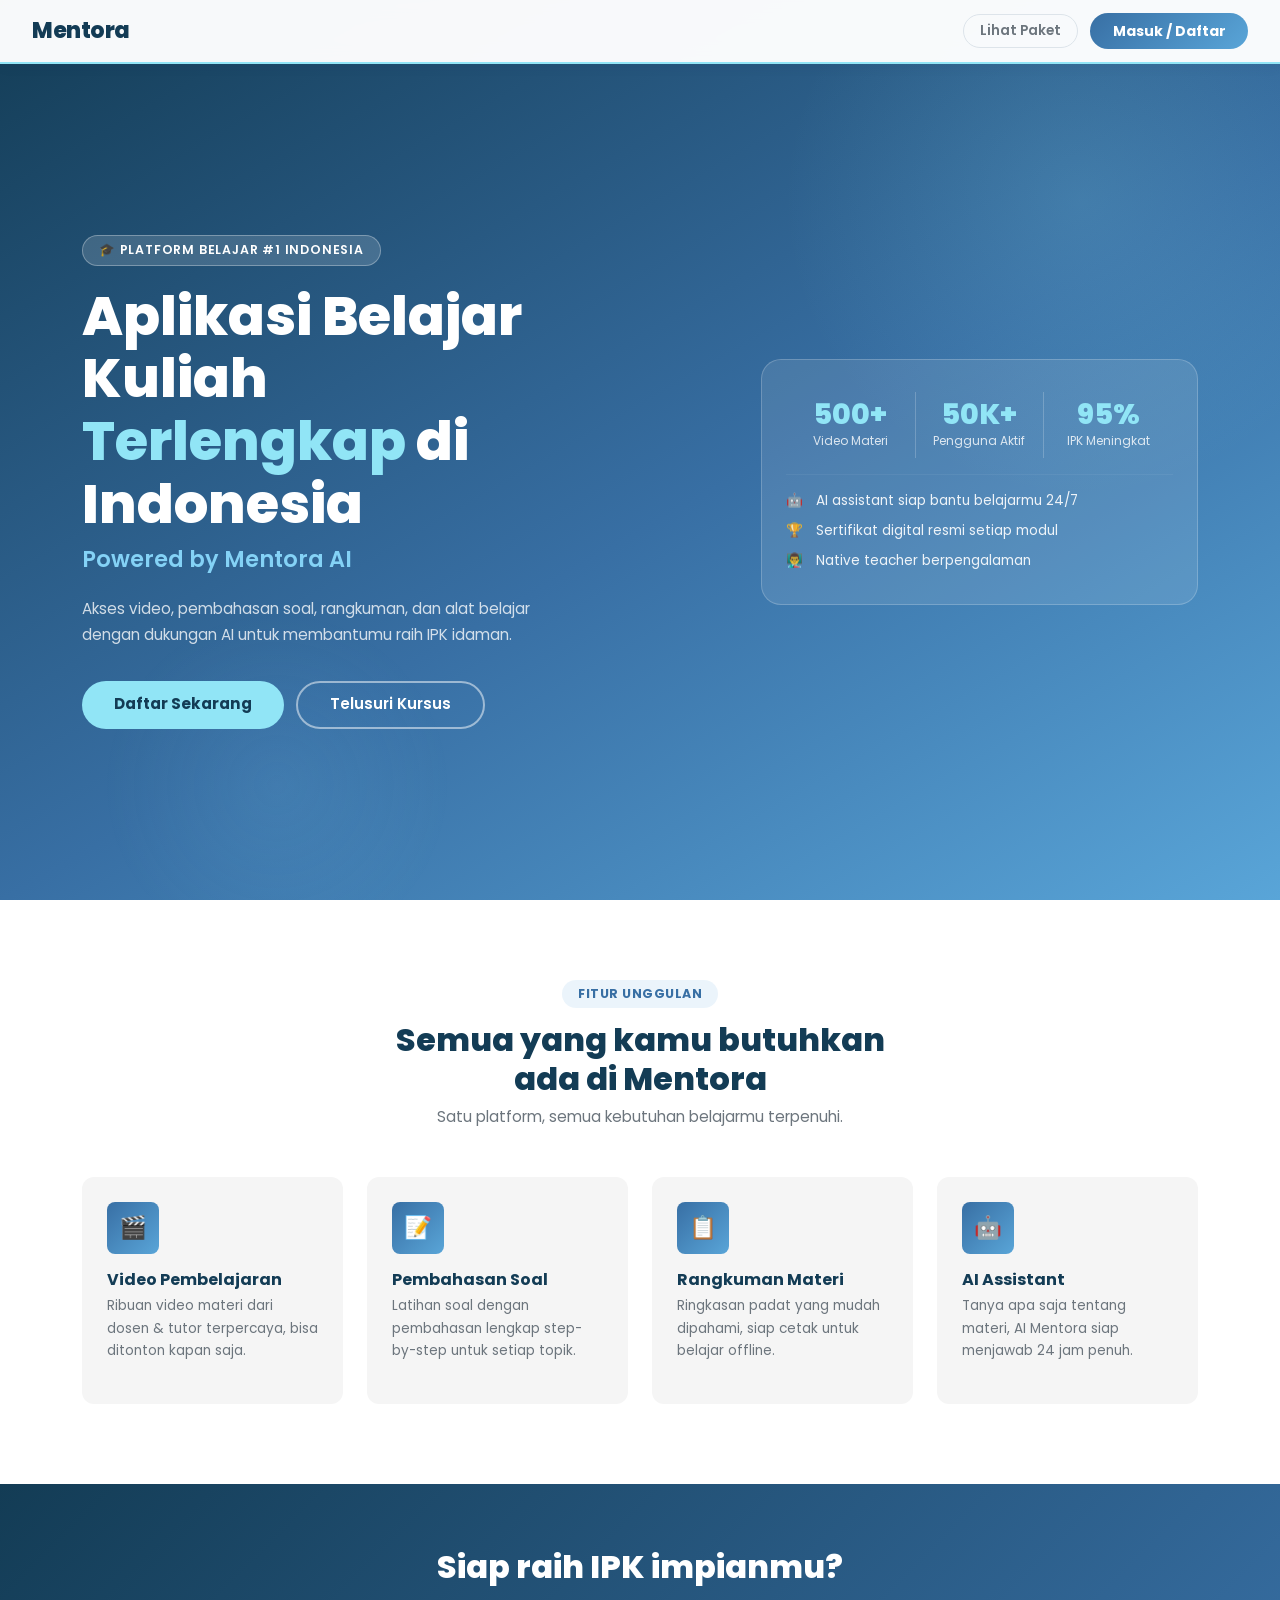
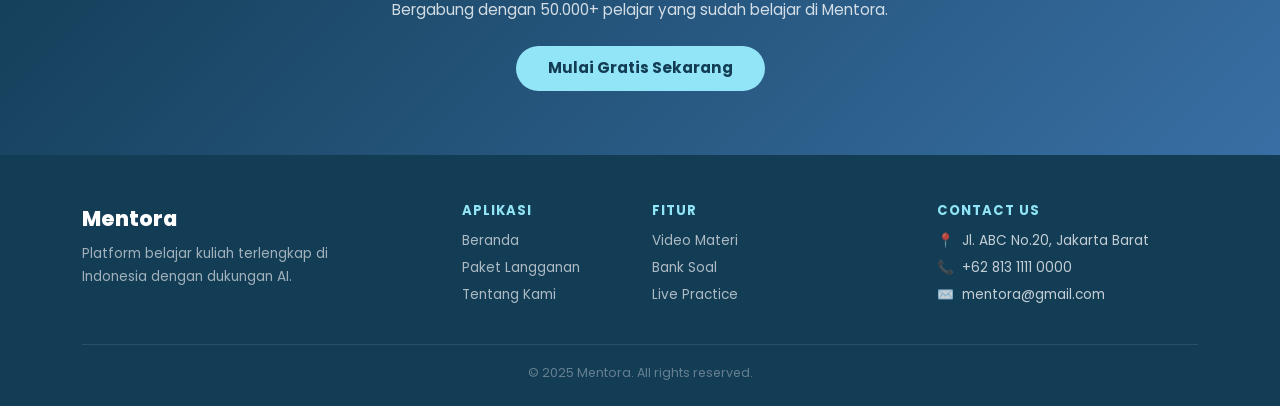
<file: index.html>
<!DOCTYPE html>
<html lang="id">
<head>
  <meta name="viewport" content="width=device-width, initial-scale=1" />
  <meta charset="utf-8" />
  <title>Mentora — Belajar Kuliah Terlengkap</title>
  <link href="https://cdn.jsdelivr.net/npm/bootstrap@5.3.3/dist/css/bootstrap.min.css" rel="stylesheet" />
  <link rel="stylesheet" href="mentora.css" />
  <style>
    body { padding-top: 0; }

    .landing-navbar {
      position: fixed; top: 0; left: 0; right: 0; height: var(--navbar-h);
      background: rgba(255,255,255,0.97); backdrop-filter: blur(10px);
      border-bottom: 2px solid var(--c-lightest);
      display: flex; align-items: center; padding: 0 2rem; gap: 1rem;
      z-index: 1000; box-shadow: 0 2px 12px rgba(19,60,85,0.07);
    }
    .landing-navbar .brand { font-weight: 800; font-size: 1.4rem; color: var(--c-darkest); letter-spacing: -0.5px; }
    .landing-navbar .spacer { flex: 1; }
    .btn-masuk {
      background: linear-gradient(135deg, var(--c-dark), var(--c-mid));
      color: #fff; border: none; border-radius: 25px;
      padding: 0.45rem 1.4rem; font-family: 'Poppins', sans-serif;
      font-size: 0.87rem; font-weight: 700; cursor: pointer; transition: var(--transition);
    }
    .btn-masuk:hover { opacity: 0.88; transform: translateY(-1px); }

    /* Hero */
    .hero {
      min-height: 100vh;
      background: linear-gradient(150deg, var(--c-darkest) 0%, var(--c-dark) 55%, var(--c-mid) 100%);
      display: flex; align-items: center; position: relative; overflow: hidden;
      padding-top: var(--navbar-h);
    }
    .hero::before { content:''; position:absolute; width:600px; height:600px; border-radius:50%; background:radial-gradient(circle,rgba(145,229,246,.15) 0%,transparent 70%); top:-100px; right:-100px; }
    .hero::after  { content:''; position:absolute; width:350px; height:350px; border-radius:50%; background:radial-gradient(circle,rgba(132,210,246,.1) 0%,transparent 70%); bottom:-60px; left:8%; }
    .hero-content { position:relative; z-index:2; color:#fff; }
    .hero-badge { display:inline-flex; align-items:center; gap:.4rem; background:rgba(255,255,255,.15); border:1px solid rgba(255,255,255,.3); border-radius:20px; padding:.3rem 1rem; font-size:.78rem; font-weight:600; letter-spacing:.8px; text-transform:uppercase; margin-bottom:1.2rem; }
    .hero-title { font-size:clamp(2rem,5vw,3.4rem); font-weight:800; line-height:1.15; margin-bottom:.5rem; }
    .hero-title .accent { color:var(--c-lightest); }
    .hero-subtitle { font-size:clamp(1rem,2.5vw,1.4rem); font-weight:600; color:var(--c-light); margin-bottom:1.2rem; }
    .hero-desc { font-size:.95rem; color:rgba(255,255,255,.78); line-height:1.75; max-width:500px; margin-bottom:2rem; }
    .hero-actions { display:flex; flex-wrap:wrap; gap:.75rem; }
    .btn-hero-primary { background:var(--c-lightest); color:var(--c-darkest); border:none; border-radius:25px; padding:.7rem 2rem; font-family:'Poppins',sans-serif; font-size:.95rem; font-weight:700; cursor:pointer; transition:var(--transition); }
    .btn-hero-primary:hover { transform:translateY(-2px); box-shadow:0 8px 24px rgba(0,0,0,.2); background:#fff; }
    .btn-hero-outline { background:transparent; color:#fff; border:2px solid rgba(255,255,255,.5); border-radius:25px; padding:.65rem 2rem; font-family:'Poppins',sans-serif; font-size:.95rem; font-weight:600; cursor:pointer; transition:var(--transition); }
    .btn-hero-outline:hover { border-color:#fff; background:rgba(255,255,255,.1); }
    .stat-glass { background:rgba(255,255,255,.1); backdrop-filter:blur(16px); border:1px solid rgba(255,255,255,.2); border-radius:20px; padding:2rem 1.5rem; color:#fff; }
    .stat-item { text-align:center; padding:.5rem; }
    .stat-num { font-size:1.8rem; font-weight:800; color:var(--c-lightest); line-height:1; }
    .stat-label { font-size:.75rem; opacity:.8; margin-top:.2rem; }
    .stat-divider { border:none; border-top:1px solid rgba(255,255,255,.2); margin:1rem 0; }

    /* Dashboard */
    .dashboard-page { display:none; padding-top:var(--navbar-h); min-height:100vh; background:var(--c-bg); }
    .dash-hero { background:linear-gradient(135deg,var(--c-darkest) 0%,var(--c-dark) 100%); padding:2rem 0 1.5rem; color:#fff; }
    .dash-hero h2 { font-size:1.4rem; font-weight:800; margin-bottom:.2rem; }
    .dash-hero p { font-size:.88rem; opacity:.8; }
    .dash-stats { display:flex; gap:1rem; margin-top:1.2rem; flex-wrap:wrap; }
    .dash-stat { background:rgba(255,255,255,.12); border:1px solid rgba(255,255,255,.2); border-radius:var(--radius-sm); padding:.6rem 1.2rem; }
    .dash-stat .ds-num { font-size:1.2rem; font-weight:800; color:var(--c-lightest); }
    .dash-stat .ds-label { opacity:.8; font-size:.72rem; }

    .dash-section { padding:1.5rem 0; }
    .dash-section-title { font-size:1.05rem; font-weight:800; color:var(--c-darkest); margin-bottom:1rem; display:flex; align-items:center; gap:.5rem; }

    .continue-card { background:#fff; border-radius:var(--radius); box-shadow:var(--shadow); overflow:hidden; display:flex; cursor:pointer; transition:var(--transition); border:2px solid transparent; }
    .continue-card:hover { border-color:var(--c-light); box-shadow:var(--shadow-lg); transform:translateY(-2px); }
    .continue-thumb { width:130px; flex-shrink:0; background:linear-gradient(135deg,var(--c-darkest),var(--c-dark)); display:flex; align-items:center; justify-content:center; font-size:2.2rem; }
    .continue-body { padding:1rem 1.2rem; flex:1; }
    .continue-body .cb-tag { font-size:.7rem; font-weight:700; color:var(--c-dark); background:rgba(89,165,216,.12); padding:.15rem .6rem; border-radius:8px; display:inline-block; margin-bottom:.4rem; }
    .continue-body h6 { font-weight:700; font-size:.9rem; color:var(--c-darkest); margin-bottom:.2rem; line-height:1.4; }
    .continue-body .cb-sub { font-size:.75rem; color:var(--c-muted); margin-bottom:.6rem; }
    .continue-progress { height:5px; background:#e8f4fc; border-radius:3px; margin-bottom:.4rem; }
    .continue-progress-fill { height:100%; background:linear-gradient(90deg,var(--c-dark),var(--c-mid)); border-radius:3px; }
    .continue-pct { font-size:.72rem; color:var(--c-muted); }
    .btn-continue { background:linear-gradient(135deg,var(--c-dark),var(--c-mid)); color:#fff; border:none; border-radius:20px; padding:.4rem 1rem; font-family:'Poppins',sans-serif; font-size:.78rem; font-weight:700; cursor:pointer; transition:var(--transition); white-space:nowrap; align-self:center; margin-right:1rem; flex-shrink:0; }
    .btn-continue:hover { opacity:.88; }

    .material-filter { display:flex; gap:.4rem; flex-wrap:wrap; margin-bottom:1rem; align-items:center; }
    .mf-tab { padding:.35rem .9rem; border-radius:16px; border:1.5px solid #d0e4f5; background:#fff; font-family:'Poppins',sans-serif; font-size:.78rem; font-weight:600; color:var(--c-muted); cursor:pointer; transition:var(--transition); }
    .mf-tab.active { background:var(--c-dark); border-color:var(--c-dark); color:#fff; }
    .mf-search { margin-left:auto; border:1.5px solid #d0e4f5; border-radius:20px; padding:.35rem 1rem; font-family:'Poppins',sans-serif; font-size:.8rem; outline:none; transition:var(--transition); width:180px; }
    .mf-search:focus { border-color:var(--c-mid); }

    .mat-card { background:#fff; border-radius:var(--radius); box-shadow:var(--shadow); overflow:hidden; transition:var(--transition); cursor:pointer; border:2px solid transparent; height:100%; display:flex; flex-direction:column; }
    .mat-card:hover { border-color:var(--c-light); transform:translateY(-3px); box-shadow:var(--shadow-lg); }
    .mat-thumb { height:110px; display:flex; align-items:center; justify-content:center; font-size:2.5rem; position:relative; }
    .mat-badge-top { position:absolute; top:.5rem; left:.5rem; background:rgba(255,255,255,.2); color:#fff; font-size:.65rem; font-weight:700; padding:.15rem .5rem; border-radius:8px; }
    .mat-badge-status { position:absolute; top:.5rem; right:.5rem; font-size:.65rem; font-weight:700; padding:.15rem .5rem; border-radius:8px; }
    .status-done { background:rgba(46,204,113,.2); color:#27ae60; }
    .status-progress { background:rgba(243,156,18,.2); color:#e67e22; }
    .status-new { background:rgba(89,165,216,.2); color:var(--c-dark); }
    .mat-body { padding:.9rem; flex:1; }
    .mat-body .mat-tag { font-size:.68rem; font-weight:700; color:var(--c-dark); opacity:.8; text-transform:uppercase; letter-spacing:.5px; }
    .mat-body h6 { font-size:.85rem; font-weight:700; color:var(--c-darkest); margin:.2rem 0 .3rem; line-height:1.4; }
    .mat-body .mat-sub { font-size:.72rem; color:var(--c-muted); margin-bottom:.5rem; }
    .mat-progress { height:4px; background:#eef4fa; border-radius:2px; margin-bottom:.3rem; }
    .mat-progress-fill { height:100%; border-radius:2px; background:linear-gradient(90deg,var(--c-dark),var(--c-mid)); }
    .mat-footer { padding:.6rem .9rem; border-top:1px solid #f0f5fa; display:flex; align-items:center; justify-content:space-between; }
    .mat-footer .mf-pct { font-size:.72rem; color:var(--c-muted); font-weight:600; }
    .btn-mat { background:linear-gradient(135deg,var(--c-dark),var(--c-mid)); color:#fff; border:none; border-radius:16px; padding:.3rem .9rem; font-family:'Poppins',sans-serif; font-size:.75rem; font-weight:700; cursor:pointer; transition:var(--transition); }
    .btn-mat:hover { opacity:.88; }

    /* Features */
    .features { padding:5rem 0; background:#fff; }
    .section-chip { display:inline-block; background:rgba(89,165,216,.12); color:var(--c-dark); border-radius:20px; padding:.3rem 1rem; font-size:.78rem; font-weight:700; letter-spacing:.5px; text-transform:uppercase; margin-bottom:.8rem; }
    .section-title { font-size:clamp(1.5rem,3vw,2rem); font-weight:800; color:var(--c-darkest); margin-bottom:.5rem; }
    .section-sub { font-size:.95rem; color:var(--c-muted); max-width:500px; }
    .feat-card { background:var(--c-bg); border-radius:var(--radius); padding:1.5rem; transition:var(--transition); height:100%; border:1.5px solid transparent; }
    .feat-card:hover { border-color:var(--c-light); background:#fff; box-shadow:var(--shadow); transform:translateY(-3px); }
    .feat-icon { width:52px; height:52px; border-radius:var(--radius-sm); background:linear-gradient(135deg,var(--c-dark),var(--c-mid)); display:flex; align-items:center; justify-content:center; font-size:1.4rem; margin-bottom:1rem; }
    .feat-card h5 { font-weight:700; font-size:1rem; color:var(--c-darkest); margin-bottom:.4rem; }
    .feat-card p { font-size:.85rem; color:var(--c-muted); line-height:1.65; }

    .cta-section { background:linear-gradient(135deg,var(--c-darkest),var(--c-dark)); padding:4rem 0; color:#fff; text-align:center; }
    .cta-section h2 { font-size:clamp(1.4rem,3vw,2rem); font-weight:800; margin-bottom:.8rem; }
    .cta-section p { font-size:.95rem; opacity:.8; margin-bottom:1.5rem; }
    .m-footer { background:var(--c-darkest); color:rgba(255,255,255,.75); padding:3rem 0 1.5rem; }
    .m-footer .brand { font-weight:800; font-size:1.3rem; color:#fff; margin-bottom:.5rem; }
    .m-footer .footer-desc { font-size:.85rem; line-height:1.7; color:rgba(255,255,255,.6); max-width:260px; }
    .m-footer h6 { font-weight:700; color:var(--c-lightest); font-size:.82rem; text-transform:uppercase; letter-spacing:1px; margin-bottom:.8rem; }
    .m-footer a { display:block; font-size:.85rem; color:rgba(255,255,255,.65); margin-bottom:.4rem; transition:var(--transition); }
    .m-footer a:hover { color:var(--c-lightest); }
    .m-footer .footer-contact { display:flex; align-items:center; gap:.5rem; font-size:.85rem; margin-bottom:.4rem; }
    .footer-bottom { border-top:1px solid rgba(255,255,255,.1); margin-top:2rem; padding-top:1.2rem; font-size:.78rem; color:rgba(255,255,255,.35); text-align:center; }

    /* Modal */
    .modal-content { border-radius:20px; border:none; box-shadow:var(--shadow-lg); overflow:hidden; }
    .modal-mentora-header { background:linear-gradient(135deg,var(--c-darkest),var(--c-dark)); padding:1.5rem; border-bottom:none; }
    .modal-mentora-header h5 { font-weight:700; font-size:1.2rem; color:#fff; margin:0; }
    .modal-mentora-header .btn-close { filter:invert(1); opacity:.8; }
    .form-label-m { font-weight:600; font-size:.83rem; color:var(--c-darkest); margin-bottom:.3rem; display:block; }
    .form-control-m { border:1.5px solid #d0e8f5; border-radius:var(--radius-sm); padding:.6rem 1rem; font-family:'Poppins',sans-serif; font-size:.88rem; width:100%; outline:none; transition:var(--transition); }
    .form-control-m:focus { border-color:var(--c-mid); box-shadow:0 0 0 3px rgba(89,165,216,.15); }
    .tab-pill { display:flex; gap:.4rem; margin-bottom:1.2rem; }
    .tab-pill button { flex:1; padding:.5rem; border-radius:20px; border:none; cursor:pointer; font-family:'Poppins',sans-serif; font-size:.85rem; font-weight:600; transition:var(--transition); }
    .tab-pill button.active { background:var(--c-dark); color:#fff; }
    .tab-pill button:not(.active) { background:var(--c-bg); color:var(--c-muted); }
    .link-sm { font-size:.8rem; color:var(--c-dark); text-decoration:none; font-weight:500; }
    .link-sm:hover { text-decoration:underline; }

    /* Nav user chip */
    .nav-user-chip { display:flex; align-items:center; gap:.6rem; background:var(--c-bg); border:1.5px solid var(--c-lightest); border-radius:30px; padding:.3rem 1rem .3rem .5rem; font-size:.82rem; font-weight:600; color:var(--c-darkest); cursor:pointer; transition:var(--transition); }
    .nav-user-chip:hover { border-color:var(--c-mid); }
    .nav-user-chip .avatar { width:28px; height:28px; border-radius:50%; background:linear-gradient(135deg,var(--c-dark),var(--c-mid)); display:flex; align-items:center; justify-content:center; font-size:.72rem; color:#fff; font-weight:700; }
    .nav-badge-active { background:var(--c-lightest); color:var(--c-darkest); font-size:.65rem; font-weight:700; border-radius:10px; padding:.15rem .6rem; }

    @keyframes fadeInUp { from{opacity:0;transform:translateY(24px)} to{opacity:1;transform:translateY(0)} }
    .fade-in{animation:fadeInUp .6s ease both} .delay-1{animation-delay:.1s} .delay-2{animation-delay:.2s} .delay-3{animation-delay:.3s} .delay-4{animation-delay:.4s}
  </style>
</head>
<body>

  <!-- NAVBAR -->
  <nav class="landing-navbar">
    <a class="brand" href="index.html">Mentora</a>
    <div class="spacer"></div>
    <!-- Guest -->
    <div id="guestNav">
      <a href="paket.html" style="font-size:.85rem;font-weight:600;color:var(--c-muted);padding:.4rem 1rem;border:1.5px solid #dde4ea;border-radius:20px;cursor:pointer;font-family:'Poppins',sans-serif;background:transparent;margin-right:.5rem;text-decoration:none;">Lihat Paket</a>
      <button class="btn-masuk" id="btnMasuk">Masuk / Daftar</button>
    </div>
    <!-- Logged in -->
    <div id="loggedNav" style="display:none;align-items:center;gap:.75rem;">
      <a href="paket.html" style="font-size:.85rem;font-weight:600;color:var(--c-muted);padding:.4rem .8rem;border-radius:16px;text-decoration:none;">Paket</a>
      <a href="admin.html" style="font-size:.85rem;font-weight:600;color:var(--c-muted);padding:.4rem .8rem;border-radius:16px;text-decoration:none;">⚙ Admin</a>
      <div class="nav-user-chip" onclick="doLogout()">
        <div class="avatar" id="navAvatar">K</div>
        <span id="navName">Kevin K.</span>
        <span class="nav-badge-active">Aktif</span>
      </div>
    </div>
  </nav>

  <!-- ═══ GUEST PAGE ═══ -->
  <div id="guestPage">
    <section class="hero">
      <div class="container">
        <div class="row align-items-center g-5">
          <div class="col-lg-7 hero-content">
            <div class="hero-badge fade-in">🎓 Platform Belajar #1 Indonesia</div>
            <h1 class="hero-title fade-in delay-1">Aplikasi Belajar Kuliah<br><span class="accent">Terlengkap</span> di Indonesia</h1>
            <p class="hero-subtitle fade-in delay-2">Powered by Mentora AI</p>
            <p class="hero-desc fade-in delay-2">Akses video, pembahasan soal, rangkuman, dan alat belajar dengan dukungan AI untuk membantumu raih IPK idaman.</p>
            <div class="hero-actions fade-in delay-3">
              <button class="btn-hero-primary" id="btnDaftar">Daftar Sekarang</button>
              <button class="btn-hero-outline" onclick="window.location.href='paket.html'">Telusuri Kursus</button>
            </div>
          </div>
          <div class="col-lg-5 col-md-8 mx-auto mx-lg-0 fade-in delay-4">
            <div class="stat-glass">
              <div class="row g-0">
                <div class="col-4 stat-item"><div class="stat-num">500+</div><div class="stat-label">Video Materi</div></div>
                <div class="col-4 stat-item" style="border-left:1px solid rgba(255,255,255,.2);border-right:1px solid rgba(255,255,255,.2);"><div class="stat-num">50K+</div><div class="stat-label">Pengguna Aktif</div></div>
                <div class="col-4 stat-item"><div class="stat-num">95%</div><div class="stat-label">IPK Meningkat</div></div>
              </div>
              <hr class="stat-divider">
              <div style="display:flex;flex-direction:column;gap:.6rem;">
                <div style="display:flex;align-items:center;gap:.8rem;font-size:.85rem;opacity:.9;"><span>🤖</span> AI assistant siap bantu belajarmu 24/7</div>
                <div style="display:flex;align-items:center;gap:.8rem;font-size:.85rem;opacity:.9;"><span>🏆</span> Sertifikat digital resmi setiap modul</div>
                <div style="display:flex;align-items:center;gap:.8rem;font-size:.85rem;opacity:.9;"><span>👨‍🏫</span> Native teacher berpengalaman</div>
              </div>
            </div>
          </div>
        </div>
      </div>
    </section>

    <section class="features">
      <div class="container">
        <div class="text-center mb-5">
          <div class="section-chip">Fitur Unggulan</div>
          <h2 class="section-title">Semua yang kamu butuhkan<br>ada di Mentora</h2>
          <p class="section-sub mx-auto">Satu platform, semua kebutuhan belajarmu terpenuhi.</p>
        </div>
        <div class="row g-4">
          <div class="col-sm-6 col-lg-3"><div class="feat-card"><div class="feat-icon">🎬</div><h5>Video Pembelajaran</h5><p>Ribuan video materi dari dosen & tutor terpercaya, bisa ditonton kapan saja.</p></div></div>
          <div class="col-sm-6 col-lg-3"><div class="feat-card"><div class="feat-icon">📝</div><h5>Pembahasan Soal</h5><p>Latihan soal dengan pembahasan lengkap step-by-step untuk setiap topik.</p></div></div>
          <div class="col-sm-6 col-lg-3"><div class="feat-card"><div class="feat-icon">📋</div><h5>Rangkuman Materi</h5><p>Ringkasan padat yang mudah dipahami, siap cetak untuk belajar offline.</p></div></div>
          <div class="col-sm-6 col-lg-3"><div class="feat-card"><div class="feat-icon">🤖</div><h5>AI Assistant</h5><p>Tanya apa saja tentang materi, AI Mentora siap menjawab 24 jam penuh.</p></div></div>
        </div>
      </div>
    </section>

    <section class="cta-section">
      <div class="container">
        <h2>Siap raih IPK impianmu?</h2>
        <p>Bergabung dengan 50.000+ pelajar yang sudah belajar di Mentora.</p>
        <button class="btn-hero-primary" id="btnCtaDaftar">Mulai Gratis Sekarang</button>
      </div>
    </section>

    <footer class="m-footer">
      <div class="container">
        <div class="row g-4">
          <div class="col-md-4"><div class="brand">Mentora</div><p class="footer-desc">Platform belajar kuliah terlengkap di Indonesia dengan dukungan AI.</p></div>
          <div class="col-md-2 col-6"><h6>Aplikasi</h6><a href="#">Beranda</a><a href="paket.html">Paket Langganan</a><a href="#">Tentang Kami</a></div>
          <div class="col-md-3 col-6"><h6>Fitur</h6><a href="#">Video Materi</a><a href="#">Bank Soal</a><a href="#">Live Practice</a></div>
          <div class="col-md-3"><h6>Contact Us</h6><div class="footer-contact"><span>📍</span> Jl. ABC No.20, Jakarta Barat</div><div class="footer-contact"><span>📞</span> +62 813 1111 0000</div><div class="footer-contact"><span>✉️</span> mentora@gmail.com</div></div>
        </div>
        <div class="footer-bottom">© 2025 Mentora. All rights reserved.</div>
      </div>
    </footer>
  </div>

  <!-- ═══ LOGGED-IN DASHBOARD ═══ -->
  <div class="dashboard-page" id="dashPage">
    <div class="dash-hero">
      <div class="container">
        <h2>Halo, <span id="dashName">Kevin</span>! 👋</h2>
        <p>Lanjutkan belajarmu hari ini dan capai target IPK-mu.</p>
        <div class="dash-stats">
          <div class="dash-stat"><div class="ds-num">3</div><div class="ds-label">Materi Selesai</div></div>
          <div class="dash-stat"><div class="ds-num">80%</div><div class="ds-label">Progress Modul 1</div></div>
          <div class="dash-stat"><div class="ds-num">Free Trial</div><div class="ds-label">Status Paket</div></div>
        </div>
      </div>
    </div>

    <div class="container py-4">
      <!-- Continue Learning -->
      <div class="dash-section">
        <div class="dash-section-title">▶ Lanjutkan Belajar</div>
        <div class="row g-3">
          <div class="col-md-6">
            <div class="continue-card" onclick="window.location.href='materi.html'">
              <div class="continue-thumb">📖</div>
              <div class="continue-body">
                <div class="cb-tag">📚 Materi</div>
                <h6>1.1.1 Learning Orientation</h6>
                <div class="cb-sub">Module 1: Introduction — Bahasa Inggris Intensif</div>
                <div class="continue-progress"><div class="continue-progress-fill" style="width:80%"></div></div>
                <div class="continue-pct">Progress: 80%</div>
              </div>
              <button class="btn-continue">Lanjutkan</button>
            </div>
          </div>
          <div class="col-md-6">
            <div class="continue-card" onclick="window.location.href='materi.html'">
              <div class="continue-thumb">🎯</div>
              <div class="continue-body">
                <div class="cb-tag">🏆 Kursus</div>
                <h6>The Art of Blending Aesthetics and Functionality in UI/UX</h6>
                <div class="cb-sub">Kursus Desain — Intermediate</div>
                <div class="continue-progress"><div class="continue-progress-fill" style="width:55%"></div></div>
                <div class="continue-pct">Progress: 55%</div>
              </div>
              <button class="btn-continue">Lanjutkan</button>
            </div>
          </div>
        </div>
      </div>

      <!-- All Materials -->
      <div class="dash-section">
        <div class="dash-section-title">📦 Semua Materi</div>
        <div class="material-filter">
          <button class="mf-tab active">Semua Status</button>
          <button class="mf-tab">Belum Mulai</button>
          <button class="mf-tab">Sedang Dikerjakan</button>
          <button class="mf-tab">Selesai</button>
          <input class="mf-search" type="text" placeholder="🔍  Cari materi..." />
        </div>
        <div class="row g-3">
          <div class="col-sm-6 col-lg-4">
            <div class="mat-card" onclick="window.location.href='materi.html'">
              <div class="mat-thumb" style="background:linear-gradient(135deg,#133C55,#386FA4);">📖<span class="mat-badge-top">20 Materi</span><span class="mat-badge-status status-progress">In Progress</span></div>
              <div class="mat-body"><div class="mat-tag">📚 Materi</div><h6>1.1 Foundation — Learning Orientation</h6><div class="mat-sub">Bahasa Inggris Intensif · Modul 1</div><div class="mat-progress"><div class="mat-progress-fill" style="width:80%"></div></div></div>
              <div class="mat-footer"><span class="mf-pct">Progress 80%</span><button class="btn-mat">Lanjutkan</button></div>
            </div>
          </div>
          <div class="col-sm-6 col-lg-4">
            <div class="mat-card" onclick="window.location.href='materi.html'">
              <div class="mat-thumb" style="background:linear-gradient(135deg,#386FA4,#59A5D8);">🎯<span class="mat-badge-top">15 Soal</span><span class="mat-badge-status status-done">Selesai</span></div>
              <div class="mat-body"><div class="mat-tag">📝 Latihan</div><h6>5 Steps Optimizing User Experience</h6><div class="mat-sub">UX Design · Beginner</div><div class="mat-progress"><div class="mat-progress-fill" style="width:100%"></div></div></div>
              <div class="mat-footer"><span class="mf-pct">Selesai</span><button class="btn-mat">Lihat</button></div>
            </div>
          </div>
          <div class="col-sm-6 col-lg-4">
            <div class="mat-card" onclick="window.location.href='materi.html'">
              <div class="mat-thumb" style="background:linear-gradient(135deg,#59A5D8,#84D2F6);">💡<span class="mat-badge-top">12 Materi</span><span class="mat-badge-status status-progress">In Progress</span></div>
              <div class="mat-body"><div class="mat-tag">📚 Materi</div><h6>Heuristics: 10 Usability Principles To Improve UI Design</h6><div class="mat-sub">UI Design · Intermediate</div><div class="mat-progress"><div class="mat-progress-fill" style="width:32%"></div></div></div>
              <div class="mat-footer"><span class="mf-pct">Progress 32%</span><button class="btn-mat">Lanjutkan</button></div>
            </div>
          </div>
          <div class="col-sm-6 col-lg-4">
            <div class="mat-card" onclick="window.location.href='materi.html'">
              <div class="mat-thumb" style="background:linear-gradient(135deg,#133C55,#59A5D8);">🧠<span class="mat-badge-top">20 Materi</span><span class="mat-badge-status status-new">Belum Mulai</span></div>
              <div class="mat-body"><div class="mat-tag">🏆 Kursus</div><h6>General Knowledge & Methodology — Layout & Spacing</h6><div class="mat-sub">UI/UX Design · All Levels</div><div class="mat-progress"><div class="mat-progress-fill" style="width:0%"></div></div></div>
              <div class="mat-footer"><span class="mf-pct">Belum Mulai</span><button class="btn-mat">Mulai</button></div>
            </div>
          </div>
          <div class="col-sm-6 col-lg-4">
            <div class="mat-card" onclick="window.location.href='materi.html'">
              <div class="mat-thumb" style="background:linear-gradient(135deg,#386FA4,#84D2F6);">✏️<span class="mat-badge-top">8 Materi</span><span class="mat-badge-status status-done">Selesai</span></div>
              <div class="mat-body"><div class="mat-tag">📚 Materi</div><h6>Mastering UI Design for Impactful Solutions</h6><div class="mat-sub">UI Design · Advanced</div><div class="mat-progress"><div class="mat-progress-fill" style="width:100%"></div></div></div>
              <div class="mat-footer"><span class="mf-pct">Selesai</span><button class="btn-mat">Lihat</button></div>
            </div>
          </div>
          <div class="col-sm-6 col-lg-4">
            <div class="mat-card" onclick="window.location.href='materi.html'">
              <div class="mat-thumb" style="background:linear-gradient(135deg,#133C55,#386FA4);">🎙️<span class="mat-badge-top">4 Sesi</span><span class="mat-badge-status status-new">Belum Mulai</span></div>
              <div class="mat-body"><div class="mat-tag">🎙️ Live Practice</div><h6>Conversation Practice — Simple & Compound Sentences</h6><div class="mat-sub">Bahasa Inggris · Module 1</div><div class="mat-progress"><div class="mat-progress-fill" style="width:0%"></div></div></div>
              <div class="mat-footer"><span class="mf-pct">Belum Mulai</span><button class="btn-mat">Daftar</button></div>
            </div>
          </div>
        </div>
      </div>

      <!-- Upgrade Banner -->
      <div class="m-card" style="background:linear-gradient(135deg,var(--c-darkest),var(--c-dark));color:#fff;display:flex;align-items:center;justify-content:space-between;flex-wrap:wrap;gap:1rem;margin-bottom:2rem;">
        <div>
          <div style="font-size:.8rem;opacity:.8;margin-bottom:.2rem;">🚀 Upgrade Paket</div>
          <div style="font-weight:800;font-size:1.05rem;">Akses semua materi tanpa batas! <span style="color:var(--c-lightest);">Mulai dari Rp60.000/bulan</span></div>
        </div>
        <button onclick="window.location.href='paket.html'" style="background:var(--c-lightest);color:var(--c-darkest);border:none;border-radius:25px;padding:.6rem 1.5rem;font-family:'Poppins',sans-serif;font-weight:700;font-size:.9rem;cursor:pointer;">Lihat Paket →</button>
      </div>
    </div>
  </div>

  <!-- ═══ MODAL AUTH ═══ -->
  <div class="modal fade" id="modalAuth" tabindex="-1">
    <div class="modal-dialog modal-dialog-centered" style="max-width:420px;">
      <div class="modal-content">
        <div class="modal-mentora-header d-flex align-items-center justify-content-between">
          <h5 id="modalTitle">Masuk ke Mentora</h5>
          <button type="button" class="btn-close" data-bs-dismiss="modal"></button>
        </div>
        <div class="modal-body p-4">
          <div class="tab-pill">
            <button id="tabMasuk" class="active" onclick="switchTab('masuk')">Masuk</button>
            <button id="tabDaftar" onclick="switchTab('daftar')">Daftar</button>
          </div>
          <div id="formMasuk">
            <div style="margin-bottom:1rem;"><label class="form-label-m">Email</label><input class="form-control-m" type="email" value="dummy@gmail.com" /></div>
            <div style="margin-bottom:.5rem;"><label class="form-label-m">Password</label><input class="form-control-m" type="password" value="password" /></div>
            <div style="text-align:right;margin-bottom:1.2rem;"><a href="#" class="link-sm">Lupa Password?</a></div>
            <button class="btn-primary btn-block" onclick="doLogin()">Masuk ke Mentora</button>
            <p style="text-align:center;font-size:.75rem;color:var(--c-muted);margin-top:.8rem;">Pengajar / Admin? <a href="admin.html" style="color:var(--c-dark);font-weight:600;">Login di sini →</a></p>
          </div>
          <div id="formDaftar" style="display:none;">
            <div style="margin-bottom:1rem;"><label class="form-label-m">Nama Lengkap</label><input class="form-control-m" type="text" placeholder="Nama kamu" /></div>
            <div style="margin-bottom:1rem;"><label class="form-label-m">Email</label><input class="form-control-m" type="email" placeholder="Email aktif" /></div>
            <div style="margin-bottom:1.2rem;"><label class="form-label-m">Password</label><input class="form-control-m" type="password" placeholder="Buat password" /></div>
            <button class="btn-primary btn-block" onclick="doLogin()">Daftar & Masuk</button>
            <p style="text-align:center;font-size:.75rem;color:var(--c-muted);margin-top:.8rem;">Daftar sebagai pengajar? <a href="admin.html" style="color:var(--c-dark);font-weight:600;">Klik di sini →</a></p>
          </div>
        </div>
      </div>
    </div>
  </div>

  <script src="https://cdn.jsdelivr.net/npm/bootstrap@5.3.3/dist/js/bootstrap.bundle.min.js"></script>
  <script>
    const authModal = new bootstrap.Modal(document.getElementById('modalAuth'));

    function checkLogin() {
      if (sessionStorage.getItem('loggedIn')) showDashboard();
    }
    function showDashboard() {
      const name = sessionStorage.getItem('userName') || 'Kevin K.';
      document.getElementById('guestPage').style.display = 'none';
      document.getElementById('dashPage').style.display = 'block';
      document.getElementById('guestNav').style.display = 'none';
      document.getElementById('loggedNav').style.display = 'flex';
      document.getElementById('navName').textContent = name;
      document.getElementById('navAvatar').textContent = name.charAt(0).toUpperCase();
      document.getElementById('dashName').textContent = name.split(' ')[0];
    }
    function doLogin() {
      sessionStorage.setItem('loggedIn', 'true');
      sessionStorage.setItem('userName', 'Kevin K.');
      authModal.hide();
      showDashboard();
    }
    function doLogout() {
      if (confirm('Keluar dari Mentora?')) { sessionStorage.clear(); location.reload(); }
    }
    function switchTab(t) {
      const isMasuk = t === 'masuk';
      document.getElementById('formMasuk').style.display = isMasuk ? 'block' : 'none';
      document.getElementById('formDaftar').style.display = isMasuk ? 'none' : 'block';
      document.getElementById('tabMasuk').className = isMasuk ? 'active' : '';
      document.getElementById('tabDaftar').className = !isMasuk ? 'active' : '';
      document.getElementById('modalTitle').textContent = isMasuk ? 'Masuk ke Mentora' : 'Daftar ke Mentora';
    }
    document.getElementById('btnMasuk').addEventListener('click', () => authModal.show());
    document.getElementById('btnDaftar').addEventListener('click', () => authModal.show());
    document.getElementById('btnCtaDaftar').addEventListener('click', () => authModal.show());
    document.querySelectorAll('.mf-tab').forEach(btn => {
      btn.addEventListener('click', () => { document.querySelectorAll('.mf-tab').forEach(b => b.classList.remove('active')); btn.classList.add('active'); });
    });
    checkLogin();
  </script>
</body>
</html>
</file>
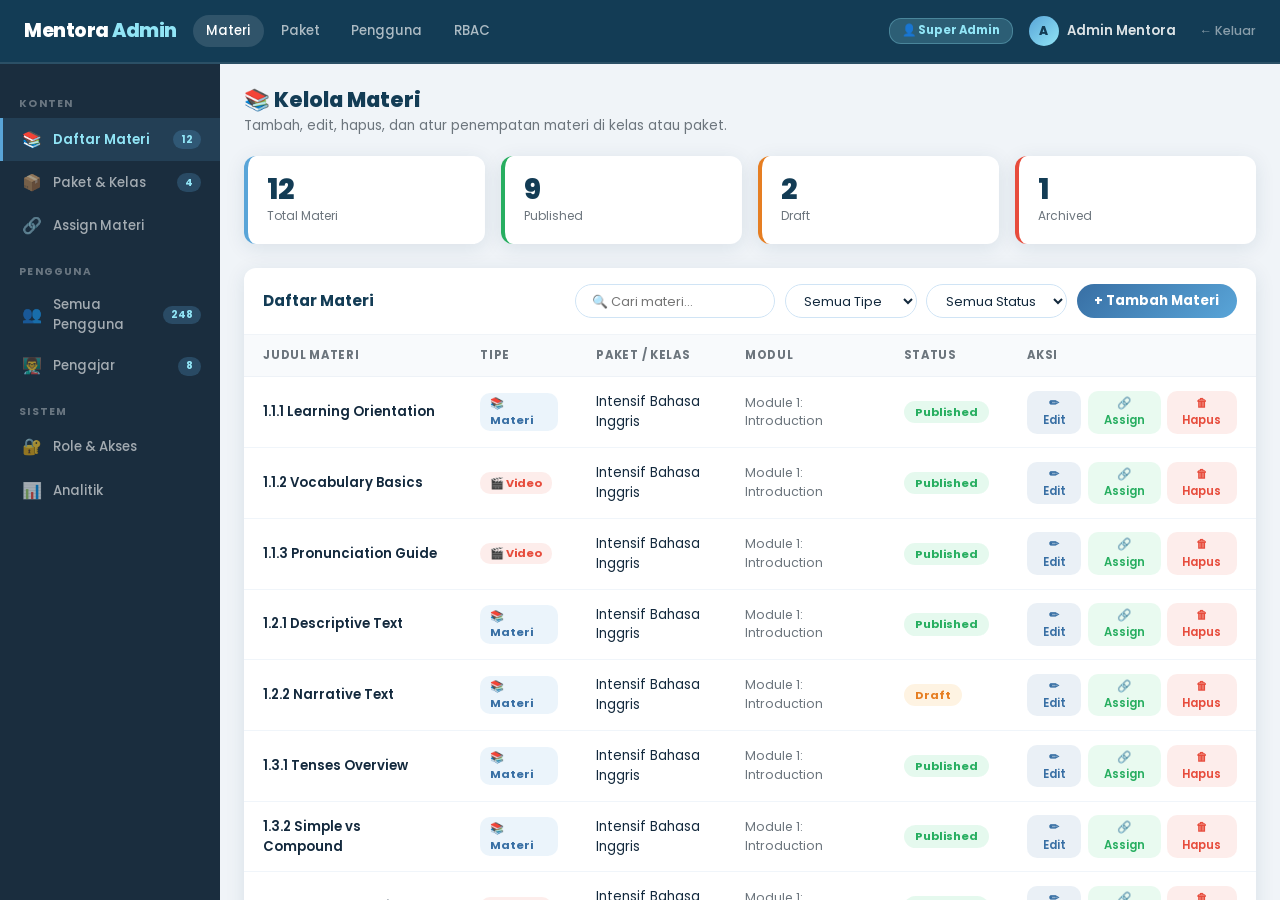
<file: admin.html>
<!DOCTYPE html>
<html lang="id">
<head>
  <meta name="viewport" content="width=device-width, initial-scale=1" />
  <meta charset="utf-8" />
  <title>Admin Dashboard — Mentora</title>
  <link href="https://cdn.jsdelivr.net/npm/bootstrap@5.3.3/dist/css/bootstrap.min.css" rel="stylesheet" />
  <link rel="stylesheet" href="mentora.css" />
  <style>
    html, body { height: 100%; overflow: hidden; }

    /* ─── ADMIN LAYOUT ─── */
    .admin-wrap {
      position: fixed; top: 0; left: 0; right: 0; bottom: 0;
      display: flex; flex-direction: column;
    }

    /* Admin Navbar */
    .admin-navbar {
      height: var(--navbar-h); background: var(--c-darkest);
      display: flex; align-items: center; padding: 0 1.5rem; gap: 1rem;
      flex-shrink: 0; z-index: 100;
      border-bottom: 2px solid rgba(255,255,255,0.1);
    }
    .admin-navbar .brand { font-weight: 800; font-size: 1.2rem; color: #fff; letter-spacing: -0.5px; }
    .admin-navbar .brand span { color: var(--c-lightest); }
    .admin-navbar .spacer { flex: 1; }
    .admin-role-badge { background: rgba(145,229,246,0.2); color: var(--c-lightest); font-size: 0.72rem; font-weight: 700; border-radius: 12px; padding: 0.2rem 0.75rem; border: 1px solid rgba(145,229,246,0.3); }
    .admin-nav-links { display: flex; gap: 0.25rem; }
    .admin-nav-links a { font-size: 0.83rem; font-weight: 500; color: rgba(255,255,255,0.65); padding: 0.35rem 0.85rem; border-radius: 16px; text-decoration: none; transition: var(--transition); }
    .admin-nav-links a:hover, .admin-nav-links a.active { background: rgba(255,255,255,0.12); color: #fff; }
    .admin-user { display: flex; align-items: center; gap: 0.5rem; font-size: 0.82rem; font-weight: 600; color: rgba(255,255,255,0.85); }
    .admin-user .avatar { width: 30px; height: 30px; border-radius: 50%; background: linear-gradient(135deg, var(--c-mid), var(--c-lightest)); display: flex; align-items: center; justify-content: center; font-size: 0.75rem; color: var(--c-darkest); font-weight: 800; }

    /* Body: sidebar + content */
    .admin-body { display: flex; flex: 1; overflow: hidden; }

    /* Admin Sidebar */
    .admin-sidebar {
      width: 220px; flex-shrink: 0;
      background: #1a2d3e;
      overflow-y: auto; padding: 1rem 0;
    }
    .as-label { font-size: 0.65rem; font-weight: 700; letter-spacing: 1.2px; text-transform: uppercase; color: rgba(255,255,255,0.35); padding: 0 1.2rem; margin: 1rem 0 0.4rem; }
    .as-item { display: flex; align-items: center; gap: 0.7rem; padding: 0.6rem 1.2rem; font-size: 0.83rem; font-weight: 500; color: rgba(255,255,255,0.6); cursor: pointer; transition: var(--transition); border-left: 3px solid transparent; }
    .as-item:hover { background: rgba(255,255,255,0.06); color: rgba(255,255,255,0.9); }
    .as-item.active { background: rgba(89,165,216,0.15); color: var(--c-lightest); border-left-color: var(--c-mid); font-weight: 600; }
    .as-item .icon { font-size: 1rem; width: 20px; text-align: center; }
    .as-badge { margin-left: auto; background: rgba(89,165,216,0.25); color: var(--c-lightest); font-size: 0.65rem; font-weight: 700; border-radius: 10px; padding: 0.1rem 0.5rem; }

    /* Admin Content */
    .admin-content { flex: 1; overflow-y: auto; background: #f0f4f8; padding: 1.5rem; }

    /* Page header */
    .admin-page-header { margin-bottom: 1.2rem; }
    .admin-page-header h2 { font-size: 1.3rem; font-weight: 800; color: var(--c-darkest); margin-bottom: 0.2rem; }
    .admin-page-header p { font-size: 0.85rem; color: var(--c-muted); }

    /* Stats row */
    .admin-stat-cards { display: grid; grid-template-columns: repeat(auto-fit, minmax(150px, 1fr)); gap: 1rem; margin-bottom: 1.5rem; }
    .asc { background: #fff; border-radius: var(--radius); box-shadow: var(--shadow); padding: 1.2rem; border-left: 4px solid var(--c-mid); }
    .asc .asc-num { font-size: 1.8rem; font-weight: 800; color: var(--c-darkest); line-height: 1; }
    .asc .asc-label { font-size: 0.75rem; color: var(--c-muted); margin-top: 0.2rem; }

    /* Panel */
    .admin-panel { background: #fff; border-radius: var(--radius); box-shadow: var(--shadow); overflow: hidden; margin-bottom: 1.5rem; }
    .admin-panel-header { padding: 1rem 1.2rem; border-bottom: 1.5px solid #f0f4f8; display: flex; align-items: center; justify-content: space-between; flex-wrap: wrap; gap: 0.75rem; }
    .admin-panel-header h5 { font-weight: 700; font-size: 0.95rem; color: var(--c-darkest); margin: 0; }
    .admin-panel-body { padding: 0; }

    /* Table */
    .admin-table { width: 100%; border-collapse: collapse; }
    .admin-table th { font-size: 0.72rem; font-weight: 700; text-transform: uppercase; letter-spacing: 0.7px; color: var(--c-muted); padding: 0.75rem 1.2rem; background: #f8fafc; border-bottom: 1.5px solid #eef2f7; text-align: left; }
    .admin-table td { padding: 0.85rem 1.2rem; font-size: 0.83rem; color: var(--c-text); border-bottom: 1px solid #f0f5fa; vertical-align: middle; }
    .admin-table tr:last-child td { border-bottom: none; }
    .admin-table tr:hover td { background: #f8fafc; }

    .td-title { font-weight: 600; color: var(--c-darkest); }
    .td-tag { display: inline-flex; align-items: center; gap: 0.3rem; padding: 0.15rem 0.6rem; border-radius: 10px; font-size: 0.7rem; font-weight: 700; }
    .tag-materi { background: rgba(89,165,216,0.12); color: var(--c-dark); }
    .tag-video { background: rgba(231,76,60,0.1); color: #e74c3c; }
    .tag-latihan { background: rgba(243,156,18,0.1); color: #e67e22; }
    .tag-live { background: rgba(46,204,113,0.1); color: #27ae60; }

    .pill-status { padding: 0.2rem 0.7rem; border-radius: 12px; font-size: 0.7rem; font-weight: 700; }
    .pill-published { background: rgba(46,204,113,0.12); color: #27ae60; }
    .pill-draft { background: rgba(243,156,18,0.12); color: #e67e22; }
    .pill-archived { background: rgba(108,117,125,0.12); color: var(--c-muted); }

    .action-btns { display: flex; gap: 0.4rem; }
    .btn-action { padding: 0.25rem 0.7rem; border-radius: 10px; font-size: 0.72rem; font-weight: 600; font-family: 'Poppins', sans-serif; cursor: pointer; border: none; transition: var(--transition); }
    .btn-edit { background: rgba(56,111,164,0.1); color: var(--c-dark); }
    .btn-edit:hover { background: rgba(56,111,164,0.2); }
    .btn-assign { background: rgba(46,204,113,0.1); color: #27ae60; }
    .btn-assign:hover { background: rgba(46,204,113,0.2); }
    .btn-delete { background: rgba(231,76,60,0.1); color: #e74c3c; }
    .btn-delete:hover { background: rgba(231,76,60,0.2); }

    /* Search + filter bar */
    .filter-bar { display: flex; gap: 0.6rem; align-items: center; flex-wrap: wrap; }
    .filter-bar input { border: 1.5px solid #d0e4f5; border-radius: 20px; padding: 0.4rem 1rem; font-family: 'Poppins', sans-serif; font-size: 0.8rem; outline: none; width: 200px; transition: var(--transition); }
    .filter-bar input:focus { border-color: var(--c-mid); }
    .filter-bar select { border: 1.5px solid #d0e4f5; border-radius: 20px; padding: 0.4rem 0.9rem; font-family: 'Poppins', sans-serif; font-size: 0.8rem; outline: none; color: var(--c-text); background: #fff; cursor: pointer; }
    .btn-add { background: linear-gradient(135deg, var(--c-dark), var(--c-mid)); color: #fff; border: none; border-radius: 20px; padding: 0.45rem 1.1rem; font-family: 'Poppins', sans-serif; font-size: 0.82rem; font-weight: 700; cursor: pointer; transition: var(--transition); white-space: nowrap; }
    .btn-add:hover { opacity: 0.88; transform: translateY(-1px); }

    /* Modal */
    .modal-content { border-radius: 16px; border: none; box-shadow: var(--shadow-lg); }
    .modal-header { background: linear-gradient(135deg, var(--c-darkest), var(--c-dark)); border-radius: 16px 16px 0 0; border-bottom: none; padding: 1.2rem 1.5rem; }
    .modal-header .modal-title { font-weight: 700; color: #fff; font-size: 1rem; }
    .modal-header .btn-close { filter: invert(1); }
    .modal-body { padding: 1.5rem; }
    .form-group { margin-bottom: 1rem; }
    .form-label-a { font-size: 0.82rem; font-weight: 600; color: var(--c-darkest); display: block; margin-bottom: 0.3rem; }
    .form-ctrl { width: 100%; border: 1.5px solid #d0e4f5; border-radius: var(--radius-sm); padding: 0.55rem 0.9rem; font-family: 'Poppins', sans-serif; font-size: 0.85rem; outline: none; transition: var(--transition); }
    .form-ctrl:focus { border-color: var(--c-mid); box-shadow: 0 0 0 3px rgba(89,165,216,0.12); }
    .form-ctrl select, select.form-ctrl { background: #fff; cursor: pointer; }

    /* Views */
    .admin-view { display: none; }
    .admin-view.active { display: block; }

    /* RBAC tab */
    .rbac-card { background: #fff; border-radius: var(--radius); box-shadow: var(--shadow); padding: 1.2rem; margin-bottom: 1rem; display: flex; align-items: center; gap: 1rem; border-left: 4px solid var(--c-mid); }
    .rbac-card .rc-icon { font-size: 2rem; }
    .rbac-card .rc-title { font-weight: 700; font-size: 0.95rem; color: var(--c-darkest); margin-bottom: 0.2rem; }
    .rbac-card .rc-desc { font-size: 0.78rem; color: var(--c-muted); }
    .rbac-card .rc-perms { display: flex; flex-wrap: wrap; gap: 0.3rem; margin-top: 0.5rem; }
    .perm-chip { padding: 0.15rem 0.6rem; border-radius: 10px; font-size: 0.68rem; font-weight: 700; background: rgba(89,165,216,0.12); color: var(--c-dark); }
    .perm-chip.denied { background: rgba(231,76,60,0.08); color: #c0392b; }

    .toggle-perm { width: 36px; height: 20px; border-radius: 10px; border: none; cursor: pointer; transition: var(--transition); position: relative; flex-shrink: 0; }
    .toggle-perm.on { background: var(--c-mid); }
    .toggle-perm.off { background: #cdd4da; }
  </style>
</head>
<body>
<div class="admin-wrap">

  <!-- ADMIN NAVBAR -->
  <nav class="admin-navbar">
    <a class="brand" href="index.html">Mentora <span>Admin</span></a>
    <div class="admin-nav-links">
      <a href="#" class="active" onclick="switchView('materi',this)">Materi</a>
      <a href="#" onclick="switchView('paket',this)">Paket</a>
      <a href="#" onclick="switchView('users',this)">Pengguna</a>
      <a href="#" onclick="switchView('rbac',this)">RBAC</a>
    </div>
    <div class="spacer"></div>
    <span class="admin-role-badge">👤 Super Admin</span>
    <div class="admin-user">
      <div class="avatar">A</div>
      <span>Admin Mentora</span>
    </div>
    <a href="index.html" style="font-size:.78rem;color:rgba(255,255,255,.5);margin-left:.5rem;text-decoration:none;font-weight:500;">← Keluar</a>
  </nav>

  <div class="admin-body">
    <!-- SIDEBAR -->
    <aside class="admin-sidebar">
      <div class="as-label">Konten</div>
      <div class="as-item active" onclick="switchViewSide('materi',this)"><span class="icon">📚</span> Daftar Materi <span class="as-badge" id="badgeMateri">12</span></div>
      <div class="as-item" onclick="switchViewSide('paket',this)"><span class="icon">📦</span> Paket & Kelas <span class="as-badge">4</span></div>
      <div class="as-item" onclick="switchViewSide('assign',this)"><span class="icon">🔗</span> Assign Materi</div>

      <div class="as-label">Pengguna</div>
      <div class="as-item" onclick="switchViewSide('users',this)"><span class="icon">👥</span> Semua Pengguna <span class="as-badge">248</span></div>
      <div class="as-item" onclick="switchViewSide('teachers',this)"><span class="icon">👨‍🏫</span> Pengajar <span class="as-badge">8</span></div>

      <div class="as-label">Sistem</div>
      <div class="as-item" onclick="switchViewSide('rbac',this)"><span class="icon">🔐</span> Role & Akses</div>
      <div class="as-item" onclick="switchViewSide('analytics',this)"><span class="icon">📊</span> Analitik</div>
    </aside>

    <!-- MAIN CONTENT -->
    <div class="admin-content">

      <!-- ═══ VIEW: MATERI ═══ -->
      <div class="admin-view active" id="viewMateri">
        <div class="admin-page-header">
          <h2>📚 Kelola Materi</h2>
          <p>Tambah, edit, hapus, dan atur penempatan materi di kelas atau paket.</p>
        </div>

        <!-- Stats -->
        <div class="admin-stat-cards">
          <div class="asc"><div class="asc-num">12</div><div class="asc-label">Total Materi</div></div>
          <div class="asc" style="border-left-color:#27ae60;"><div class="asc-num">9</div><div class="asc-label">Published</div></div>
          <div class="asc" style="border-left-color:#e67e22;"><div class="asc-num">2</div><div class="asc-label">Draft</div></div>
          <div class="asc" style="border-left-color:#e74c3c;"><div class="asc-num">1</div><div class="asc-label">Archived</div></div>
        </div>

        <div class="admin-panel">
          <div class="admin-panel-header">
            <h5>Daftar Materi</h5>
            <div class="filter-bar">
              <input type="text" placeholder="🔍 Cari materi..." id="searchMateri" oninput="filterMateri()" />
              <select onchange="filterMateri()" id="filterType">
                <option value="">Semua Tipe</option>
                <option value="Materi">Materi</option>
                <option value="Video">Video</option>
                <option value="Latihan">Latihan</option>
                <option value="Live">Live Practice</option>
              </select>
              <select onchange="filterMateri()" id="filterStatus">
                <option value="">Semua Status</option>
                <option value="Published">Published</option>
                <option value="Draft">Draft</option>
                <option value="Archived">Archived</option>
              </select>
              <button class="btn-add" onclick="openModalTambah()">+ Tambah Materi</button>
            </div>
          </div>
          <div class="admin-panel-body">
            <table class="admin-table" id="materiTable">
              <thead>
                <tr>
                  <th>Judul Materi</th>
                  <th>Tipe</th>
                  <th>Paket / Kelas</th>
                  <th>Modul</th>
                  <th>Status</th>
                  <th>Aksi</th>
                </tr>
              </thead>
              <tbody id="materiBody"></tbody>
            </table>
          </div>
        </div>
      </div>

      <!-- ═══ VIEW: PAKET ═══ -->
      <div class="admin-view" id="viewPaket">
        <div class="admin-page-header">
          <h2>📦 Kelola Paket & Kelas</h2>
          <p>Atur struktur paket langganan dan kelas yang tersedia.</p>
        </div>
        <div class="admin-panel">
          <div class="admin-panel-header">
            <h5>Daftar Paket</h5>
            <button class="btn-add" onclick="openModalPaket()">+ Tambah Paket</button>
          </div>
          <div class="admin-panel-body">
            <table class="admin-table">
              <thead><tr><th>Nama Paket</th><th>Harga</th><th>Jumlah Materi</th><th>Status</th><th>Aksi</th></tr></thead>
              <tbody>
                <tr><td class="td-title">Intensif UTBK</td><td>Rp60.000/bulan</td><td>20 materi</td><td><span class="pill-status pill-published">Aktif</span></td><td class="action-btns"><button class="btn-action btn-edit" onclick="editPaket('Intensif UTBK')">✏ Edit</button><button class="btn-action btn-delete" onclick="hapusPaket('Intensif UTBK')">🗑 Hapus</button></td></tr>
                <tr><td class="td-title">Intensif Bahasa Inggris</td><td>Rp200.000/bulan</td><td>48 materi</td><td><span class="pill-status pill-published">Aktif</span></td><td class="action-btns"><button class="btn-action btn-edit" onclick="editPaket('Intensif Bahasa Inggris')">✏ Edit</button><button class="btn-action btn-delete" onclick="hapusPaket('Intensif Bahasa Inggris')">🗑 Hapus</button></td></tr>
                <tr><td class="td-title">Paket Lengkap</td><td>Rp300.000/bulan</td><td>75 materi</td><td><span class="pill-status pill-published">Aktif</span></td><td class="action-btns"><button class="btn-action btn-edit" onclick="editPaket('Paket Lengkap')">✏ Edit</button><button class="btn-action btn-delete" onclick="hapusPaket('Paket Lengkap')">🗑 Hapus</button></td></tr>
                <tr><td class="td-title">Free Trial</td><td>Gratis</td><td>5 materi</td><td><span class="pill-status pill-published">Aktif</span></td><td class="action-btns"><button class="btn-action btn-edit" onclick="editPaket('Free Trial')">✏ Edit</button><button class="btn-action btn-delete" onclick="hapusPaket('Free Trial')">🗑 Hapus</button></td></tr>
              </tbody>
            </table>
          </div>
        </div>
      </div>

      <!-- ═══ VIEW: ASSIGN ═══ -->
      <div class="admin-view" id="viewAssign">
        <div class="admin-page-header">
          <h2>🔗 Assign Materi ke Paket/Kelas</h2>
          <p>Tentukan materi mana yang tersedia di paket atau kelas mana.</p>
        </div>
        <div class="admin-panel">
          <div class="admin-panel-header">
            <h5>Mapping Materi → Paket</h5>
            <button class="btn-add" onclick="openModalAssign()">+ Assign Materi</button>
          </div>
          <div class="admin-panel-body">
            <table class="admin-table">
              <thead><tr><th>Materi</th><th>Paket</th><th>Modul</th><th>Urutan</th><th>Aksi</th></tr></thead>
              <tbody id="assignBody"></tbody>
            </table>
          </div>
        </div>
      </div>

      <!-- ═══ VIEW: USERS ═══ -->
      <div class="admin-view" id="viewUsers">
        <div class="admin-page-header">
          <h2>👥 Kelola Pengguna</h2>
          <p>Lihat dan kelola semua akun pengguna Mentora.</p>
        </div>
        <div class="admin-stat-cards">
          <div class="asc"><div class="asc-num">248</div><div class="asc-label">Total Pengguna</div></div>
          <div class="asc" style="border-left-color:#27ae60;"><div class="asc-num">186</div><div class="asc-label">Pengguna Aktif</div></div>
          <div class="asc" style="border-left-color:var(--c-mid);"><div class="asc-num">8</div><div class="asc-label">Pengajar</div></div>
          <div class="asc" style="border-left-color:#e67e22;"><div class="asc-num">54</div><div class="asc-label">Free Trial</div></div>
        </div>
        <div class="admin-panel">
          <div class="admin-panel-header"><h5>Daftar Pengguna</h5><button class="btn-add">+ Tambah Pengguna</button></div>
          <div class="admin-panel-body">
            <table class="admin-table">
              <thead><tr><th>Nama</th><th>Email</th><th>Role</th><th>Paket</th><th>Status</th><th>Aksi</th></tr></thead>
              <tbody>
                <tr><td class="td-title">Kevin K.</td><td>kevin@gmail.com</td><td><span class="td-tag tag-materi">Pelajar</span></td><td>Free Trial</td><td><span class="pill-status pill-published">Aktif</span></td><td class="action-btns"><button class="btn-action btn-edit">✏ Edit</button><button class="btn-action btn-delete">🗑 Hapus</button></td></tr>
                <tr><td class="td-title">Sarah M.</td><td>sarah@mentora.id</td><td><span class="td-tag tag-live">Pengajar</span></td><td>—</td><td><span class="pill-status pill-published">Aktif</span></td><td class="action-btns"><button class="btn-action btn-edit">✏ Edit</button><button class="btn-action btn-delete">🗑 Hapus</button></td></tr>
                <tr><td class="td-title">Budi S.</td><td>budi@gmail.com</td><td><span class="td-tag tag-materi">Pelajar</span></td><td>Intensif Bahasa Inggris</td><td><span class="pill-status pill-published">Aktif</span></td><td class="action-btns"><button class="btn-action btn-edit">✏ Edit</button><button class="btn-action btn-delete">🗑 Hapus</button></td></tr>
                <tr><td class="td-title">Andi R.</td><td>andi@gmail.com</td><td><span class="td-tag tag-materi">Pelajar</span></td><td>Free Trial</td><td><span class="pill-status pill-draft">Tidak Aktif</span></td><td class="action-btns"><button class="btn-action btn-edit">✏ Edit</button><button class="btn-action btn-delete">🗑 Hapus</button></td></tr>
              </tbody>
            </table>
          </div>
        </div>
      </div>

      <!-- ═══ VIEW: RBAC ═══ -->
      <div class="admin-view" id="viewRbac">
        <div class="admin-page-header">
          <h2>🔐 Role-Based Access Control</h2>
          <p>Atur hak akses berdasarkan peran pengguna di sistem Mentora.</p>
        </div>
        <div class="row g-3">
          <div class="col-12">
            <div class="rbac-card" style="border-left-color:#e74c3c;">
              <span class="rc-icon">👑</span>
              <div style="flex:1;">
                <div class="rc-title">Super Admin</div>
                <div class="rc-desc">Akses penuh ke seluruh sistem, termasuk RBAC itu sendiri.</div>
                <div class="rc-perms">
                  <span class="perm-chip">✅ Kelola Materi</span><span class="perm-chip">✅ Kelola Paket</span><span class="perm-chip">✅ Kelola Pengguna</span><span class="perm-chip">✅ RBAC</span><span class="perm-chip">✅ Analitik</span><span class="perm-chip">✅ Assign Materi</span>
                </div>
              </div>
            </div>
          </div>
          <div class="col-12">
            <div class="rbac-card" style="border-left-color:var(--c-dark);">
              <span class="rc-icon">👨‍🏫</span>
              <div style="flex:1;">
                <div class="rc-title">Pengajar / Teacher</div>
                <div class="rc-desc">Bisa mengelola materi dan melihat data pengguna di kelas mereka.</div>
                <div class="rc-perms">
                  <span class="perm-chip">✅ Buat Materi</span><span class="perm-chip">✅ Edit Materi Sendiri</span><span class="perm-chip">✅ Lihat Pengguna Kelas</span><span class="perm-chip denied">❌ Kelola Paket</span><span class="perm-chip denied">❌ RBAC</span><span class="perm-chip denied">❌ Hapus Pengguna</span>
                </div>
              </div>
              <div>
                <table style="font-size:.75rem;color:var(--c-text);border-collapse:collapse;">
                  <tr><td style="padding:.3rem .5rem;">Kelola Materi</td><td><button class="toggle-perm on" onclick="this.classList.toggle('on');this.classList.toggle('off')"></button></td></tr>
                  <tr><td style="padding:.3rem .5rem;">Kelola Paket</td><td><button class="toggle-perm off" onclick="this.classList.toggle('on');this.classList.toggle('off')"></button></td></tr>
                  <tr><td style="padding:.3rem .5rem;">Lihat Analitik</td><td><button class="toggle-perm on" onclick="this.classList.toggle('on');this.classList.toggle('off')"></button></td></tr>
                </table>
              </div>
            </div>
          </div>
          <div class="col-12">
            <div class="rbac-card" style="border-left-color:var(--c-mid);">
              <span class="rc-icon">🎓</span>
              <div style="flex:1;">
                <div class="rc-title">Pelajar / Student</div>
                <div class="rc-desc">Hanya bisa mengakses materi yang sesuai paket yang dimiliki.</div>
                <div class="rc-perms">
                  <span class="perm-chip">✅ Lihat Materi</span><span class="perm-chip">✅ Ikuti Live Practice</span><span class="perm-chip">✅ Kerjakan Soal</span><span class="perm-chip denied">❌ Admin Panel</span><span class="perm-chip denied">❌ Kelola Materi</span><span class="perm-chip denied">❌ Lihat Data User Lain</span>
                </div>
              </div>
              <div>
                <table style="font-size:.75rem;color:var(--c-text);border-collapse:collapse;">
                  <tr><td style="padding:.3rem .5rem;">Akses Materi</td><td><button class="toggle-perm on" onclick="this.classList.toggle('on');this.classList.toggle('off')"></button></td></tr>
                  <tr><td style="padding:.3rem .5rem;">Download Materi</td><td><button class="toggle-perm on" onclick="this.classList.toggle('on');this.classList.toggle('off')"></button></td></tr>
                  <tr><td style="padding:.3rem .5rem;">Live Practice</td><td><button class="toggle-perm off" onclick="this.classList.toggle('on');this.classList.toggle('off')"></button></td></tr>
                </table>
              </div>
            </div>
          </div>
        </div>
      </div>

      <!-- ═══ VIEW: ANALYTICS ═══ -->
      <div class="admin-view" id="viewAnalytics">
        <div class="admin-page-header"><h2>📊 Analitik</h2><p>Pantau performa platform dan progress pengguna.</p></div>
        <div class="admin-stat-cards">
          <div class="asc"><div class="asc-num">1.2K</div><div class="asc-label">Sesi Belajar / Hari</div></div>
          <div class="asc" style="border-left-color:#27ae60;"><div class="asc-num">78%</div><div class="asc-label">Completion Rate</div></div>
          <div class="asc" style="border-left-color:var(--c-mid);"><div class="asc-num">4.8⭐</div><div class="asc-label">Rating Rata-rata</div></div>
          <div class="asc" style="border-left-color:#e67e22;"><div class="asc-num">Rp12M</div><div class="asc-label">Revenue Bulan Ini</div></div>
        </div>
        <div class="admin-panel">
          <div class="admin-panel-header"><h5>Materi Paling Populer</h5></div>
          <div class="admin-panel-body">
            <table class="admin-table">
              <thead><tr><th>Materi</th><th>Penonton</th><th>Completion</th><th>Rating</th></tr></thead>
              <tbody>
                <tr><td class="td-title">1.1.1 Learning Orientation</td><td>1,240</td><td>92%</td><td>⭐ 4.9</td></tr>
                <tr><td class="td-title">Simple vs Compound Sentences</td><td>980</td><td>85%</td><td>⭐ 4.7</td></tr>
                <tr><td class="td-title">Tenses Overview</td><td>870</td><td>78%</td><td>⭐ 4.6</td></tr>
              </tbody>
            </table>
          </div>
        </div>
      </div>

      <!-- ═══ VIEW: TEACHERS ═══ -->
      <div class="admin-view" id="viewTeachers">
        <div class="admin-page-header"><h2>👨‍🏫 Kelola Pengajar</h2><p>Daftar pengajar aktif dan sesi live practice mereka.</p></div>
        <div class="admin-panel">
          <div class="admin-panel-header"><h5>Daftar Pengajar</h5><button class="btn-add">+ Undang Pengajar</button></div>
          <div class="admin-panel-body">
            <table class="admin-table">
              <thead><tr><th>Nama</th><th>Spesialisasi</th><th>Sesi Aktif</th><th>Rating</th><th>Status</th><th>Aksi</th></tr></thead>
              <tbody>
                <tr><td class="td-title">Mr. James</td><td>Bahasa Inggris</td><td>4 sesi/bulan</td><td>⭐ 4.9</td><td><span class="pill-status pill-published">Aktif</span></td><td class="action-btns"><button class="btn-action btn-edit">✏ Edit</button><button class="btn-action btn-delete">🗑 Hapus</button></td></tr>
                <tr><td class="td-title">Ms. Sarah</td><td>Bahasa Inggris</td><td>4 sesi/bulan</td><td>⭐ 4.8</td><td><span class="pill-status pill-published">Aktif</span></td><td class="action-btns"><button class="btn-action btn-edit">✏ Edit</button><button class="btn-action btn-delete">🗑 Hapus</button></td></tr>
                <tr><td class="td-title">Dr. Rani</td><td>UTBK — Sains</td><td>2 sesi/bulan</td><td>⭐ 4.7</td><td><span class="pill-status pill-draft">Cuti</span></td><td class="action-btns"><button class="btn-action btn-edit">✏ Edit</button><button class="btn-action btn-delete">🗑 Hapus</button></td></tr>
              </tbody>
            </table>
          </div>
        </div>
      </div>

    </div><!-- end admin-content -->
  </div><!-- end admin-body -->
</div><!-- end admin-wrap -->

<!-- ═══ MODAL: TAMBAH MATERI ═══ -->
<div class="modal fade" id="modalTambah" tabindex="-1">
  <div class="modal-dialog modal-dialog-centered" style="max-width:500px;">
    <div class="modal-content">
      <div class="modal-header">
        <span class="modal-title" id="modalTambahTitle">Tambah Materi Baru</span>
        <button type="button" class="btn-close" data-bs-dismiss="modal"></button>
      </div>
      <div class="modal-body">
        <div class="form-group"><label class="form-label-a">Judul Materi</label><input class="form-ctrl" id="inputJudul" type="text" placeholder="Contoh: 1.1.1 Learning Orientation" /></div>
        <div class="form-group"><label class="form-label-a">Tipe Konten</label>
          <select class="form-ctrl" id="inputTipe"><option value="Materi">📚 Materi</option><option value="Video">🎬 Video</option><option value="Latihan">📝 Latihan</option><option value="Live">🎙️ Live Practice</option></select>
        </div>
        <div class="form-group"><label class="form-label-a">Paket / Kelas</label>
          <select class="form-ctrl" id="inputPaket"><option value="Intensif Bahasa Inggris">Intensif Bahasa Inggris</option><option value="Intensif UTBK">Intensif UTBK</option><option value="Paket Lengkap">Paket Lengkap</option><option value="Free Trial">Free Trial</option></select>
        </div>
        <div class="form-group"><label class="form-label-a">Modul</label>
          <select class="form-ctrl" id="inputModul"><option value="Module 1: Introduction">Module 1: Introduction</option><option value="Module 2: Intermediate">Module 2: Intermediate</option><option value="Module 3: Advanced">Module 3: Advanced</option></select>
        </div>
        <div class="form-group"><label class="form-label-a">Status</label>
          <select class="form-ctrl" id="inputStatus"><option value="Draft">Draft</option><option value="Published">Published</option><option value="Archived">Archived</option></select>
        </div>
        <div class="form-group"><label class="form-label-a">Deskripsi Singkat</label><textarea class="form-ctrl" rows="2" placeholder="Deskripsi materi..."></textarea></div>
        <div style="display:flex;gap:.75rem;justify-content:flex-end;margin-top:1rem;">
          <button class="btn-ghost btn-sm" data-bs-dismiss="modal">Batal</button>
          <button class="btn-primary btn-sm" onclick="saveMateri()">💾 Simpan Materi</button>
        </div>
      </div>
    </div>
  </div>
</div>

<!-- ═══ MODAL: ASSIGN ═══ -->
<div class="modal fade" id="modalAssign" tabindex="-1">
  <div class="modal-dialog modal-dialog-centered" style="max-width:440px;">
    <div class="modal-content">
      <div class="modal-header"><span class="modal-title">🔗 Assign Materi ke Paket</span><button type="button" class="btn-close" data-bs-dismiss="modal"></button></div>
      <div class="modal-body">
        <div class="form-group"><label class="form-label-a">Pilih Materi</label>
          <select class="form-ctrl" id="assignMateri"></select>
        </div>
        <div class="form-group"><label class="form-label-a">Assign ke Paket</label>
          <select class="form-ctrl"><option>Intensif Bahasa Inggris</option><option>Intensif UTBK</option><option>Paket Lengkap</option><option>Free Trial</option></select>
        </div>
        <div class="form-group"><label class="form-label-a">Urutan di Modul</label><input class="form-ctrl" type="number" value="1" min="1" /></div>
        <div style="display:flex;gap:.75rem;justify-content:flex-end;margin-top:1rem;">
          <button class="btn-ghost btn-sm" data-bs-dismiss="modal">Batal</button>
          <button class="btn-primary btn-sm" onclick="saveAssign()">🔗 Assign</button>
        </div>
      </div>
    </div>
  </div>
</div>

<!-- ═══ MODAL: PAKET ═══ -->
<div class="modal fade" id="modalPaket" tabindex="-1">
  <div class="modal-dialog modal-dialog-centered" style="max-width:440px;">
    <div class="modal-content">
      <div class="modal-header"><span class="modal-title">📦 Tambah Paket Baru</span><button type="button" class="btn-close" data-bs-dismiss="modal"></button></div>
      <div class="modal-body">
        <div class="form-group"><label class="form-label-a">Nama Paket</label><input class="form-ctrl" type="text" placeholder="Nama paket..." /></div>
        <div class="form-group"><label class="form-label-a">Harga / Bulan</label><input class="form-ctrl" type="text" placeholder="Contoh: Rp200.000" /></div>
        <div class="form-group"><label class="form-label-a">Deskripsi</label><textarea class="form-ctrl" rows="2" placeholder="Deskripsi paket..."></textarea></div>
        <div style="display:flex;gap:.75rem;justify-content:flex-end;margin-top:1rem;">
          <button class="btn-ghost btn-sm" data-bs-dismiss="modal">Batal</button>
          <button class="btn-primary btn-sm" data-bs-dismiss="modal">💾 Simpan</button>
        </div>
      </div>
    </div>
  </div>
</div>

<script src="https://cdn.jsdelivr.net/npm/bootstrap@5.3.3/dist/js/bootstrap.bundle.min.js"></script>
<script>
  // ─── Data store ───
  let materiData = [
    { id:1, judul:'1.1.1 Learning Orientation',      tipe:'Materi',  paket:'Intensif Bahasa Inggris', modul:'Module 1: Introduction', status:'Published' },
    { id:2, judul:'1.1.2 Vocabulary Basics',          tipe:'Video',   paket:'Intensif Bahasa Inggris', modul:'Module 1: Introduction', status:'Published' },
    { id:3, judul:'1.1.3 Pronunciation Guide',        tipe:'Video',   paket:'Intensif Bahasa Inggris', modul:'Module 1: Introduction', status:'Published' },
    { id:4, judul:'1.2.1 Descriptive Text',           tipe:'Materi',  paket:'Intensif Bahasa Inggris', modul:'Module 1: Introduction', status:'Published' },
    { id:5, judul:'1.2.2 Narrative Text',             tipe:'Materi',  paket:'Intensif Bahasa Inggris', modul:'Module 1: Introduction', status:'Draft'     },
    { id:6, judul:'1.3.1 Tenses Overview',            tipe:'Materi',  paket:'Intensif Bahasa Inggris', modul:'Module 1: Introduction', status:'Published' },
    { id:7, judul:'1.3.2 Simple vs Compound',         tipe:'Materi',  paket:'Intensif Bahasa Inggris', modul:'Module 1: Introduction', status:'Published' },
    { id:8, judul:'1.3.3 Verbs Deep Dive',            tipe:'Video',   paket:'Intensif Bahasa Inggris', modul:'Module 1: Introduction', status:'Published' },
    { id:9, judul:'5.0 Module Test — Introduction',   tipe:'Latihan', paket:'Intensif Bahasa Inggris', modul:'Module 1: Introduction', status:'Published' },
    { id:10,judul:'6.0 Live Practice — Sentences',    tipe:'Live',    paket:'Intensif Bahasa Inggris', modul:'Module 1: Introduction', status:'Published' },
    { id:11,judul:'UTBK Tryout — Matematika Set 1',   tipe:'Latihan', paket:'Intensif UTBK',           modul:'Module 2: Intermediate',  status:'Published' },
    { id:12,judul:'UTBK Tryout — Bahasa Indonesia',   tipe:'Latihan', paket:'Intensif UTBK',           modul:'Module 2: Intermediate',  status:'Archived'  },
  ];

  let assignData = [
    { materi:'1.1.1 Learning Orientation', paket:'Intensif Bahasa Inggris', modul:'Module 1: Introduction', urutan:1 },
    { materi:'1.1.2 Vocabulary Basics',    paket:'Intensif Bahasa Inggris', modul:'Module 1: Introduction', urutan:2 },
    { materi:'1.3.1 Tenses Overview',      paket:'Paket Lengkap',           modul:'Module 1: Introduction', urutan:1 },
  ];

  const tipeTag = { 'Materi':'tag-materi', 'Video':'tag-video', 'Latihan':'tag-latihan', 'Live':'tag-live' };
  const tipeLabel = { 'Materi':'📚 Materi', 'Video':'🎬 Video', 'Latihan':'📝 Latihan', 'Live':'🎙️ Live' };
  const statusClass = { 'Published':'pill-published', 'Draft':'pill-draft', 'Archived':'pill-archived' };

  function renderMateri(data) {
    const tbody = document.getElementById('materiBody');
    tbody.innerHTML = data.map(m => `
      <tr>
        <td class="td-title">${m.judul}</td>
        <td><span class="td-tag ${tipeTag[m.tipe]}">${tipeLabel[m.tipe]}</span></td>
        <td>${m.paket}</td>
        <td style="font-size:.78rem;color:var(--c-muted);">${m.modul}</td>
        <td><span class="pill-status ${statusClass[m.status]}">${m.status}</span></td>
        <td><div class="action-btns">
          <button class="btn-action btn-edit" onclick="editMateri(${m.id})">✏ Edit</button>
          <button class="btn-action btn-assign" onclick="openModalAssignFor('${m.judul}')">🔗 Assign</button>
          <button class="btn-action btn-delete" onclick="hapusMateri(${m.id})">🗑 Hapus</button>
        </div></td>
      </tr>`).join('');
    document.getElementById('badgeMateri').textContent = data.length;
  }

  function renderAssign() {
    document.getElementById('assignBody').innerHTML = assignData.map((a,i) => `
      <tr>
        <td class="td-title">${a.materi}</td>
        <td>${a.paket}</td>
        <td style="font-size:.78rem;color:var(--c-muted);">${a.modul}</td>
        <td>#${a.urutan}</td>
        <td><div class="action-btns"><button class="btn-action btn-delete" onclick="hapusAssign(${i})">🗑 Hapus</button></div></td>
      </tr>`).join('');
  }

  function filterMateri() {
    const q = document.getElementById('searchMateri').value.toLowerCase();
    const tipe = document.getElementById('filterType').value;
    const status = document.getElementById('filterStatus').value;
    const filtered = materiData.filter(m =>
      m.judul.toLowerCase().includes(q) &&
      (!tipe || m.tipe === tipe) &&
      (!status || m.status === status)
    );
    renderMateri(filtered);
  }

  // Edit
  let editingId = null;
  function editMateri(id) {
    editingId = id;
    const m = materiData.find(x => x.id === id);
    document.getElementById('modalTambahTitle').textContent = 'Edit Materi';
    document.getElementById('inputJudul').value = m.judul;
    document.getElementById('inputTipe').value = m.tipe;
    document.getElementById('inputPaket').value = m.paket;
    document.getElementById('inputModul').value = m.modul;
    document.getElementById('inputStatus').value = m.status;
    new bootstrap.Modal(document.getElementById('modalTambah')).show();
  }

  function hapusMateri(id) {
    if (!confirm('Yakin hapus materi ini?')) return;
    materiData = materiData.filter(m => m.id !== id);
    renderMateri(materiData);
    showToast('Materi berhasil dihapus.');
  }

  function openModalTambah() {
    editingId = null;
    document.getElementById('modalTambahTitle').textContent = 'Tambah Materi Baru';
    document.getElementById('inputJudul').value = '';
    document.getElementById('inputStatus').value = 'Draft';
    new bootstrap.Modal(document.getElementById('modalTambah')).show();
  }

  function saveMateri() {
    const judul = document.getElementById('inputJudul').value.trim();
    if (!judul) { alert('Judul tidak boleh kosong.'); return; }
    if (editingId) {
      const m = materiData.find(x => x.id === editingId);
      m.judul  = judul;
      m.tipe   = document.getElementById('inputTipe').value;
      m.paket  = document.getElementById('inputPaket').value;
      m.modul  = document.getElementById('inputModul').value;
      m.status = document.getElementById('inputStatus').value;
    } else {
      materiData.push({ id: Date.now(), judul, tipe: document.getElementById('inputTipe').value, paket: document.getElementById('inputPaket').value, modul: document.getElementById('inputModul').value, status: document.getElementById('inputStatus').value });
    }
    bootstrap.Modal.getInstance(document.getElementById('modalTambah')).hide();
    renderMateri(materiData);
    showToast(editingId ? 'Materi diperbarui!' : 'Materi berhasil ditambahkan!');
  }

  function openModalAssign() {
    const sel = document.getElementById('assignMateri');
    sel.innerHTML = materiData.map(m => `<option>${m.judul}</option>`).join('');
    new bootstrap.Modal(document.getElementById('modalAssign')).show();
  }
  function openModalAssignFor(judul) {
    openModalAssign();
    document.getElementById('assignMateri').value = judul;
  }
  function saveAssign() {
    const materi = document.getElementById('assignMateri').value;
    assignData.push({ materi, paket: 'Intensif Bahasa Inggris', modul: 'Module 1: Introduction', urutan: assignData.length + 1 });
    bootstrap.Modal.getInstance(document.getElementById('modalAssign')).hide();
    renderAssign();
    showToast('Materi berhasil di-assign!');
  }
  function hapusAssign(i) {
    if (!confirm('Hapus assignment ini?')) return;
    assignData.splice(i, 1);
    renderAssign();
    showToast('Assignment dihapus.');
  }

  function openModalPaket() { new bootstrap.Modal(document.getElementById('modalPaket')).show(); }
  function editPaket(n) { alert('Edit paket: ' + n + '\n(Prototype — modal edit paket)'); }
  function hapusPaket(n) { if (confirm('Hapus paket ' + n + '?')) showToast('Paket ' + n + ' dihapus.'); }

  // View switcher
  const viewMap = { materi:'viewMateri', paket:'viewPaket', assign:'viewAssign', users:'viewUsers', teachers:'viewTeachers', rbac:'viewRbac', analytics:'viewAnalytics' };
  function switchView(key, el) {
    Object.values(viewMap).forEach(id => { const v = document.getElementById(id); if(v) v.classList.remove('active'); });
    const target = document.getElementById(viewMap[key]);
    if (target) target.classList.add('active');
    document.querySelectorAll('.admin-nav-links a').forEach(a => a.classList.remove('active'));
    if (el) el.classList.add('active');
    if (key === 'assign') renderAssign();
  }
  function switchViewSide(key, el) {
    switchView(key, null);
    document.querySelectorAll('.as-item').forEach(a => a.classList.remove('active'));
    el.classList.add('active');
    if (key === 'assign') renderAssign();
  }

  // Toast
  function showToast(msg) {
    const t = document.createElement('div');
    t.style.cssText = 'position:fixed;bottom:1.5rem;right:1.5rem;background:var(--c-darkest);color:#fff;padding:.75rem 1.2rem;border-radius:12px;font-family:Poppins,sans-serif;font-size:.85rem;font-weight:600;z-index:9999;box-shadow:0 4px 20px rgba(0,0,0,.2);animation:fadeInUp .3s ease;';
    t.textContent = '✅ ' + msg;
    document.body.appendChild(t);
    setTimeout(() => t.remove(), 2500);
  }

  // Init
  renderMateri(materiData);
</script>
</body>
</html>
</file>
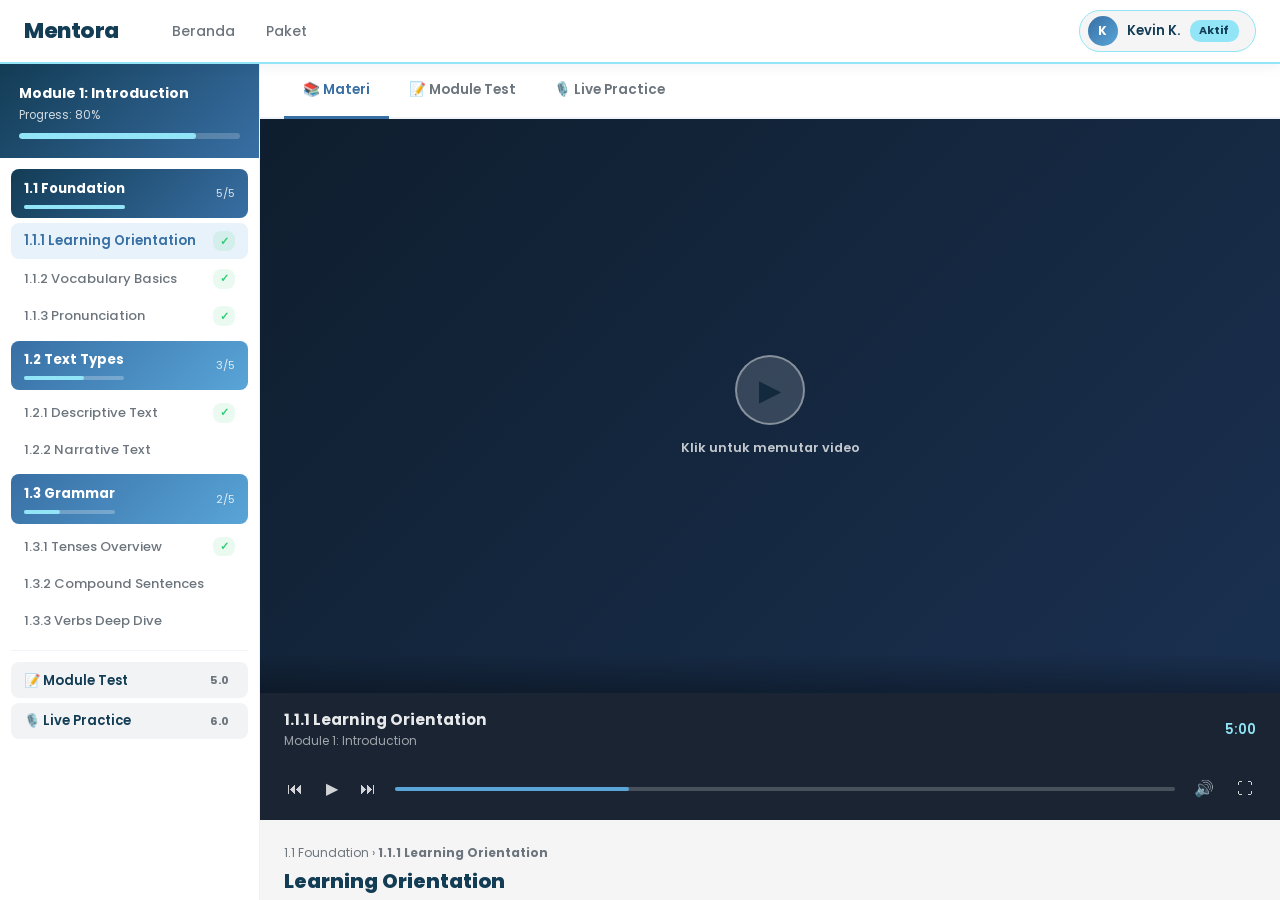
<file: materi.html>
<!DOCTYPE html>
<html lang="id">
<head>
  <meta name="viewport" content="width=device-width, initial-scale=1" />
  <meta charset="utf-8" />
  <title>Materi — Mentora</title>
  <link href="https://cdn.jsdelivr.net/npm/bootstrap@5.3.3/dist/css/bootstrap.min.css" rel="stylesheet" />
  <link rel="stylesheet" href="mentora.css" />
  <style>
    /* Full-height layout — navbar fixed, sidebar+main locked to viewport, no page scroll */
    html, body { height: 100%; overflow: hidden; background: var(--c-bg); }

    /* Override mentora.css padding-top so there's no dead gap below navbar */
    .page-with-sidebar {
      position: fixed !important;
      top: var(--navbar-h) !important;
      left: 0; right: 0; bottom: 0;
      display: flex !important;
      overflow: hidden;
      padding-top: 0 !important;
      min-height: unset !important;
    }

    /* ─── SIDEBAR ─── */
    .m-sidebar {
      padding: 0;
      height: 100%;
      overflow-y: auto;
      flex-shrink: 0;
    }

    .sidebar-top {
      background: linear-gradient(135deg, var(--c-darkest), var(--c-dark));
      padding: 1.2rem;
      color: #fff;
    }
    .sidebar-top .course-title {
      font-size: 0.88rem; font-weight: 700; margin-bottom: 0.2rem;
    }
    .sidebar-top .course-progress-label {
      font-size: 0.72rem; opacity: 0.8; margin-bottom: 0.5rem;
    }
    .sidebar-top .course-bar {
      height: 6px; background: rgba(255,255,255,0.2);
      border-radius: 3px; overflow: hidden;
    }
    .sidebar-top .course-bar-fill {
      height: 100%; background: var(--c-lightest);
      border-radius: 3px; width: 80%;
    }

    /* ─── MAIN CONTENT AREA ─── */
    .m-main {
      padding: 0;
      display: flex;
      flex-direction: column;
      flex: 1;
      height: 100%;
      overflow-y: auto;
      min-width: 0;
    }

    /* ─── TAB BAR ─── */
    .content-tabs {
      background: #fff;
      border-bottom: 2px solid #f0f4f8;
      display: flex;
      padding: 0 1.5rem;
      gap: 0;
    }
    .content-tab {
      padding: 1rem 1.2rem;
      font-size: 0.85rem;
      font-weight: 600;
      color: var(--c-muted);
      cursor: pointer;
      border-bottom: 3px solid transparent;
      transition: var(--transition);
      margin-bottom: -2px;
    }
    .content-tab:hover { color: var(--c-dark); }
    .content-tab.active { color: var(--c-dark); border-bottom-color: var(--c-dark); }

    /* ─── VIEW PANELS ─── */
    .view-panel { display: none; }
    .view-panel.active { display: block; }

    /* ─── VIDEO PLAYER ─── */
    .video-section { background: #1a2433; }
    .video-player {
      width: 100%; aspect-ratio: 16/9;
      background: linear-gradient(135deg, #0f1e2e, #1a3050);
      display: flex; align-items: center; justify-content: center;
      position: relative; overflow: hidden;
    }
    .video-player .play-overlay {
      display: flex; flex-direction: column;
      align-items: center; gap: 0.8rem;
      cursor: pointer;
    }
    .play-btn {
      width: 70px; height: 70px;
      border-radius: 50%;
      background: rgba(255,255,255,0.15);
      backdrop-filter: blur(10px);
      border: 2px solid rgba(255,255,255,0.4);
      display: flex; align-items: center; justify-content: center;
      font-size: 1.8rem;
      transition: var(--transition);
    }
    .play-btn:hover { background: rgba(255,255,255,0.25); transform: scale(1.05); }
    .video-info-bar {
      background: #1a2433;
      padding: 1rem 1.5rem;
      display: flex; align-items: center;
      justify-content: space-between; flex-wrap: wrap; gap: 0.5rem;
      color: rgba(255,255,255,0.9);
    }
    .video-title { font-weight: 700; font-size: 0.95rem; }
    .video-timer { font-size: 0.82rem; color: var(--c-lightest); font-weight: 600; }

    /* Video controls */
    .video-controls {
      background: #1a2433;
      padding: 0.5rem 1.5rem 1rem;
      display: flex; align-items: center; gap: 1rem;
    }
    .progress-track {
      flex: 1; height: 4px;
      background: rgba(255,255,255,0.2); border-radius: 2px;
      cursor: pointer; position: relative;
    }
    .progress-track-fill {
      height: 100%; background: var(--c-mid);
      border-radius: 2px; width: 30%;
    }
    .ctrl-btn {
      background: none; border: none; cursor: pointer;
      color: rgba(255,255,255,0.8); font-size: 1rem;
      padding: 0.2rem; transition: var(--transition);
    }
    .ctrl-btn:hover { color: #fff; }

    /* ─── MATERI CONTENT ─── */
    .materi-content { padding: 1.5rem; }
    .materi-header { margin-bottom: 1.2rem; }
    .materi-header .breadcrumb-m {
      font-size: 0.75rem; color: var(--c-muted); margin-bottom: 0.4rem;
    }
    .materi-header h2 { font-size: 1.25rem; font-weight: 800; color: var(--c-darkest); }
    .materi-header .meta {
      display: flex; gap: 0.6rem; flex-wrap: wrap;
      margin-top: 0.4rem;
    }

    .rangkuman-card {
      background: linear-gradient(135deg, rgba(89,165,216,0.06), rgba(132,210,246,0.08));
      border: 1.5px solid rgba(89,165,216,0.2);
      border-radius: var(--radius);
      padding: 1.2rem;
      margin-bottom: 1rem;
    }
    .rangkuman-card h6 {
      font-weight: 700; font-size: 0.88rem;
      color: var(--c-darkest); margin-bottom: 0.6rem;
    }
    .rangkuman-card p {
      font-size: 0.85rem; color: var(--c-text);
      line-height: 1.7; margin: 0;
    }

    /* ─── TTS PLAYER ─── */
    .tts-bar {
      display: flex; align-items: center; gap: 0.75rem;
      background: linear-gradient(135deg, var(--c-darkest), var(--c-dark));
      border-radius: var(--radius); padding: 0.9rem 1.2rem;
      margin-bottom: 1rem; flex-wrap: wrap;
    }
    .tts-label { font-size: 0.78rem; font-weight: 700; color: var(--c-lightest); white-space: nowrap; }
    .tts-btn {
      background: rgba(255,255,255,0.15); border: 1px solid rgba(255,255,255,0.25);
      border-radius: 20px; color: #fff; padding: 0.35rem 0.9rem;
      font-family: 'Poppins', sans-serif; font-size: 0.78rem; font-weight: 600;
      cursor: pointer; transition: var(--transition); white-space: nowrap;
    }
    .tts-btn:hover { background: rgba(255,255,255,0.25); }
    .tts-btn.playing { background: var(--c-lightest); color: var(--c-darkest); border-color: var(--c-lightest); }
    .tts-progress-wrap { flex: 1; min-width: 120px; }
    .tts-track { height: 4px; background: rgba(255,255,255,0.2); border-radius: 2px; cursor: pointer; }
    .tts-fill { height: 100%; background: var(--c-lightest); border-radius: 2px; width: 0%; }
    .tts-time { font-size: 0.72rem; color: rgba(255,255,255,0.7); white-space: nowrap; }
    select.tts-speed {
      background: rgba(255,255,255,0.1); border: 1px solid rgba(255,255,255,0.2);
      border-radius: 12px; color: #fff; padding: 0.3rem 0.5rem;
      font-family: 'Poppins', sans-serif; font-size: 0.72rem; font-weight: 700; cursor: pointer;
    }
    select.tts-speed option { color: var(--c-text); background: #fff; }

    .transcript-wrap { background: #fff; border-radius: var(--radius); box-shadow: var(--shadow); padding: 1.2rem; margin-bottom: 1rem; }
    .transcript-wrap h6 { font-weight: 700; font-size: 0.85rem; color: var(--c-darkest); margin-bottom: 0.7rem; display: flex; align-items: center; gap: 0.4rem; }
    .transcript-text { font-size: 0.87rem; color: var(--c-text); line-height: 2; }
    .w { cursor: pointer; border-radius: 3px; padding: 1px 2px; display: inline; transition: background 0.1s; }
    .w:hover { background: rgba(89,165,216,0.15); }
    .w.spoken { background: rgba(145,229,246,0.3); }
    .w.current { background: var(--c-lightest); color: var(--c-darkest); font-weight: 700; }

    /* ─── MODULE TEST ─── */
    .test-panel { padding: 1.5rem; }
    .question-nav {
      display: flex; flex-wrap: wrap; gap: 0.4rem;
      margin-bottom: 1.2rem;
    }
    .q-dot {
      width: 32px; height: 32px;
      border-radius: 50%;
      border: 2px solid #d0e4f0;
      display: flex; align-items: center; justify-content: center;
      font-size: 0.72rem; font-weight: 700;
      cursor: pointer; transition: var(--transition);
      color: var(--c-muted);
    }
    .q-dot:hover { border-color: var(--c-mid); color: var(--c-dark); }
    .q-dot.current { background: var(--c-dark); border-color: var(--c-dark); color: #fff; }
    .q-dot.answered { background: rgba(46,204,113,0.15); border-color: #2ecc71; color: #27ae60; }

    .question-box {
      background: #fff; border-radius: var(--radius);
      box-shadow: var(--shadow); padding: 1.5rem;
      margin-bottom: 1rem;
    }
    .question-box .q-num {
      font-size: 0.75rem; font-weight: 700;
      color: var(--c-mid); text-transform: uppercase;
      letter-spacing: 0.5px; margin-bottom: 0.5rem;
    }
    .question-box .q-text {
      font-size: 0.95rem; font-weight: 600;
      color: var(--c-darkest); line-height: 1.6;
      margin-bottom: 1rem;
    }
    .answer-input {
      width: 100%; min-height: 120px;
      border: 1.5px solid #d0e8f5; border-radius: var(--radius-sm);
      padding: 0.8rem 1rem; font-family: 'Poppins', sans-serif;
      font-size: 0.87rem; color: var(--c-text);
      resize: vertical; outline: none; transition: var(--transition);
    }
    .answer-input:focus { border-color: var(--c-mid); box-shadow: 0 0 0 3px rgba(89,165,216,0.1); }
    .test-nav {
      display: flex; align-items: center;
      justify-content: space-between; gap: 1rem; flex-wrap: wrap;
    }

    /* ─── LIVE PRACTICE ─── */
    .live-panel { padding: 1.5rem; }
    .live-session-card {
      background: #fff; border-radius: var(--radius);
      box-shadow: var(--shadow); padding: 1.5rem;
      margin-bottom: 1rem;
      border-left: 4px solid var(--c-mid);
    }
    .live-session-card .session-status {
      display: inline-flex; align-items: center; gap: 0.4rem;
      padding: 0.2rem 0.7rem; border-radius: 12px;
      font-size: 0.72rem; font-weight: 700;
      margin-bottom: 0.6rem;
    }
    .status-live { background: rgba(231,76,60,0.12); color: #e74c3c; }
    .status-upcoming { background: rgba(243,156,18,0.12); color: #e67e22; }
    .session-title { font-weight: 700; font-size: 0.95rem; color: var(--c-darkest); margin-bottom: 0.3rem; }
    .session-meta { font-size: 0.8rem; color: var(--c-muted); }

    .discussion-area {
      background: #fff; border-radius: var(--radius);
      box-shadow: var(--shadow); overflow: hidden;
    }
    .discussion-header {
      padding: 1rem 1.2rem;
      border-bottom: 1.5px solid #f0f4f8;
      font-weight: 700; font-size: 0.9rem; color: var(--c-darkest);
    }
    .chat-messages {
      padding: 1rem;
      height: 200px;
      overflow-y: auto;
      display: flex; flex-direction: column; gap: 0.7rem;
    }
    .chat-bubble {
      max-width: 80%;
      background: var(--c-bg); border-radius: 12px;
      padding: 0.6rem 0.9rem; font-size: 0.82rem;
    }
    .chat-bubble.teacher {
      background: linear-gradient(135deg, rgba(56,111,164,0.1), rgba(89,165,216,0.08));
      border: 1px solid rgba(89,165,216,0.2);
      align-self: flex-start;
    }
    .chat-bubble .cb-name {
      font-size: 0.7rem; font-weight: 700;
      color: var(--c-dark); margin-bottom: 0.2rem;
    }
    .chat-input-wrap {
      padding: 0.75rem;
      border-top: 1.5px solid #f0f4f8;
      display: flex; gap: 0.6rem;
    }
    .chat-input {
      flex: 1; border: 1.5px solid #d0e8f5;
      border-radius: 20px; padding: 0.5rem 1rem;
      font-family: 'Poppins', sans-serif; font-size: 0.85rem;
      outline: none; transition: var(--transition);
    }
    .chat-input:focus { border-color: var(--c-mid); }
    .btn-send {
      background: var(--c-dark); color: #fff;
      border: none; border-radius: 20px;
      padding: 0.5rem 1rem; font-family: 'Poppins', sans-serif;
      font-size: 0.82rem; font-weight: 600; cursor: pointer;
      transition: var(--transition);
    }
    .btn-send:hover { background: var(--c-darkest); }

    .btn-request {
      width: 100%;
      background: linear-gradient(135deg, var(--c-dark), var(--c-mid));
      color: #fff; border: none; border-radius: 25px;
      padding: 0.7rem; font-family: 'Poppins', sans-serif;
      font-size: 0.9rem; font-weight: 700; cursor: pointer;
      transition: var(--transition); margin-top: 1rem;
    }
    .btn-request:hover { opacity: 0.88; }

    .btn-leave {
      background: rgba(231,76,60,0.1); color: #e74c3c;
      border: 1.5px solid rgba(231,76,60,0.3); border-radius: 25px;
      padding: 0.5rem 1.2rem; font-family: 'Poppins', sans-serif;
      font-size: 0.82rem; font-weight: 600; cursor: pointer;
      transition: var(--transition);
    }
    .btn-leave:hover { background: rgba(231,76,60,0.15); }

    /* ─── NAV NEXT/PREV ─── */
    .nav-arrows {
      background: #fff; border-top: 1.5px solid #f0f4f8;
      padding: 0.75rem 1.5rem;
      display: flex; align-items: center;
      justify-content: space-between; gap: 1rem;
      margin-top: auto;
    }
    .nav-arrows .nav-item-info {
      font-size: 0.8rem; color: var(--c-muted);
    }
    .nav-arrows .nav-item-title {
      font-size: 0.88rem; font-weight: 700; color: var(--c-darkest);
    }

    /* ─── DOWNLOAD / PRINT ─── */
    .materi-section-wrap {
      position: relative;
    }
    .btn-download, .download-btn {
      position: absolute;
      top: 0.75rem;
      right: 0.75rem;
      background: linear-gradient(135deg, var(--c-dark), var(--c-mid));
      color: #fff;
      border: none;
      border-radius: 20px;
      padding: 0.3rem 0.85rem;
      font-family: 'Poppins', sans-serif;
      font-size: 0.72rem;
      font-weight: 700;
      cursor: pointer;
      display: inline-flex;
      align-items: center;
      gap: 0.3rem;
      transition: var(--transition);
      z-index: 10;
      white-space: nowrap;
    }
    .btn-download:hover, .download-btn:hover { opacity: 0.85; transform: translateY(-1px); box-shadow: var(--shadow); }

    /* Cards need relative positioning for layout consistency */
    .rangkuman-card { position: relative; }
    .transcript-wrap { position: relative; }

    /* Print styles */
    @media print {
      .m-navbar, .m-sidebar, .content-tabs, .tts-bar, .video-section,
      .nav-arrows, .btn-download, .download-btn, .btn-ghost, .btn-primary,
      #viewTest, #viewLive { display: none !important; }
      html, body { overflow: visible !important; height: auto !important; }
      .page-with-sidebar { position: static !important; display: block !important; }
      .m-main { overflow: visible !important; height: auto !important; }
      .view-panel.active { display: block !important; }
      .materi-content { padding: 1rem !important; }
      .rangkuman-card { break-inside: avoid; border: 1px solid #ccc !important; }
      .transcript-wrap { break-inside: avoid; }
    }

    @media (max-width: 768px) {
      .video-info-bar { padding: 0.75rem 1rem; }
      .materi-content, .test-panel, .live-panel { padding: 1rem; }
    }
  </style>
</head>
<body>

  <!-- NAVBAR -->
  <nav class="m-navbar">
    <a class="brand" href="index.html">Mentora</a>
    <div class="nav-links">
      <a href="index.html">Beranda</a>
      <a href="paket.html">Paket</a>
    </div>
    <div class="spacer"></div>
    <div class="user-chip">
      <div class="avatar" id="userAvatar">K</div>
      <span id="userName">Kevin K.</span>
      <span class="badge-trial">Aktif</span>
    </div>
  </nav>

  <!-- PAGE LAYOUT -->
  <div class="page-with-sidebar">

    <!-- SIDEBAR -->
    <aside class="m-sidebar">
      <div class="sidebar-top">
        <div class="course-title">Module 1: Introduction</div>
        <div class="course-progress-label">Progress: 80%</div>
        <div class="course-bar"><div class="course-bar-fill"></div></div>
      </div>

      <!-- Foundation section -->
      <div style="padding: 0.7rem;">
        <div class="sidebar-module-header" onclick="toggleSection('sec1')">
          <div>
            <div class="mod-title">1.1 Foundation</div>
            <div class="progress-bar-wrap"><div class="progress-bar-fill" style="width:100%"></div></div>
          </div>
          <div class="mod-progress">5/5</div>
        </div>
        <div id="sec1">
          <div class="sidebar-item active" onclick="loadMateri('1.1.1 Learning Orientation', '1.1', '1.1.1')">
            <span>1.1.1 Learning Orientation</span>
            <span class="item-score">✓</span>
          </div>
          <div class="sidebar-item" onclick="loadMateri('1.1.2 Vocabulary Basics', '1.1', '1.1.2')">
            <span>1.1.2 Vocabulary Basics</span>
            <span class="item-score">✓</span>
          </div>
          <div class="sidebar-item" onclick="loadMateri('1.1.3 Pronunciation', '1.1', '1.1.3')">
            <span>1.1.3 Pronunciation</span>
            <span class="item-score">✓</span>
          </div>
        </div>

        <!-- Text Types -->
        <div class="sidebar-module-header" onclick="toggleSection('sec2')" style="background: linear-gradient(135deg, var(--c-dark), var(--c-mid)); margin-top: 0.4rem;">
          <div>
            <div class="mod-title">1.2 Text Types</div>
            <div class="progress-bar-wrap"><div class="progress-bar-fill" style="width:60%"></div></div>
          </div>
          <div class="mod-progress">3/5</div>
        </div>
        <div id="sec2">
          <div class="sidebar-item" onclick="loadMateri('1.2.1 Descriptive Text', '1.2', '1.2.1')">
            <span>1.2.1 Descriptive Text</span>
            <span class="item-score">✓</span>
          </div>
          <div class="sidebar-item" onclick="loadMateri('1.2.2 Narrative Text', '1.2', '1.2.2')">
            <span>1.2.2 Narrative Text</span>
          </div>
        </div>

        <!-- Grammar -->
        <div class="sidebar-module-header" onclick="toggleSection('sec3')" style="background: linear-gradient(135deg, var(--c-dark), var(--c-mid)); margin-top: 0.4rem;">
          <div>
            <div class="mod-title">1.3 Grammar</div>
            <div class="progress-bar-wrap"><div class="progress-bar-fill" style="width:40%"></div></div>
          </div>
          <div class="mod-progress">2/5</div>
        </div>
        <div id="sec3">
          <div class="sidebar-item" onclick="loadMateri('1.3.1 Tenses Overview', '1.3', '1.3.1')">
            <span>1.3.1 Tenses Overview</span>
            <span class="item-score">✓</span>
          </div>
          <div class="sidebar-item" onclick="loadMateri('Simple vs Compound Sentences', '1.3', '1.3.2')">
            <span>1.3.2 Compound Sentences</span>
          </div>
          <div class="sidebar-item" onclick="loadMateri('1.3.3 Verbs Deep Dive', '1.3', '1.3.3')">
            <span>1.3.3 Verbs Deep Dive</span>
          </div>
        </div>

        <!-- Spacer -->
        <div style="border-top: 1.5px solid #f0f4f8; margin: 0.7rem 0;"></div>

        <!-- Module Test -->
        <div class="sidebar-item special" onclick="switchView('test')">
          <span>📝 Module Test</span>
          <span class="item-score" style="color:var(--c-muted); background:transparent;">5.0</span>
        </div>

        <!-- Live Practice -->
        <div class="sidebar-item special" onclick="switchView('live')">
          <span>🎙️ Live Practice</span>
          <span class="item-score" style="color:var(--c-muted); background:transparent;">6.0</span>
        </div>
      </div>
    </aside>

    <!-- MAIN -->
    <main class="m-main">

      <!-- TABS -->
      <div class="content-tabs">
        <div class="content-tab active" id="tabMateri" onclick="switchView('materi')">📚 Materi</div>
        <div class="content-tab" id="tabTest" onclick="switchView('test')">📝 Module Test</div>
        <div class="content-tab" id="tabLive" onclick="switchView('live')">🎙️ Live Practice</div>
      </div>

      <!-- ═══ VIEW: MATERI ═══ -->
      <div class="view-panel active" id="viewMateri">
        <!-- Video Player -->
        <div class="video-section">
          <div class="video-player">
            <div class="play-overlay" onclick="togglePlay(this)">
              <div class="play-btn" id="playIcon">▶</div>
              <span style="color:rgba(255,255,255,0.75); font-size:0.8rem; font-weight:600;">Klik untuk memutar video</span>
            </div>
            <!-- Decorative wave lines -->
            <div style="position:absolute; bottom:0; left:0; right:0; height:40px; background:linear-gradient(transparent, rgba(0,0,0,0.3)); pointer-events:none;"></div>
          </div>
          <div class="video-info-bar">
            <div>
              <div class="video-title" id="videoTitle">1.1.1 Learning Orientation</div>
              <div style="font-size:0.75rem; opacity:0.65;">Module 1: Introduction</div>
            </div>
            <div class="video-timer">5:00</div>
          </div>
          <div class="video-controls">
            <button class="ctrl-btn">⏮</button>
            <button class="ctrl-btn" onclick="togglePlay(null)">▶</button>
            <button class="ctrl-btn">⏭</button>
            <div class="progress-track">
              <div class="progress-track-fill"></div>
            </div>
            <button class="ctrl-btn">🔊</button>
            <button class="ctrl-btn">⛶</button>
          </div>
        </div>

        <!-- Materi content -->
        <div class="materi-content">
          <div class="materi-header">
            <div class="breadcrumb-m">
              <span id="breadSection">1.1 Foundation</span> › <strong id="breadItem">1.1.1 Learning Orientation</strong>
            </div>
            <h2 id="materiTitle">Learning Orientation</h2>
            <div class="meta">
              <span class="badge badge-blue">📹 Video + Teks</span>
              <span class="badge badge-green">✅ Selesai</span>
              <span class="badge badge-orange">⏱ 5 menit</span>
            </div>
          </div>

          <!-- ─── TTS BAR ─── -->
          <div class="tts-bar">
            <span class="tts-label">🔊 Dengarkan Transkrip</span>
            <button class="tts-btn" id="ttsPlayBtn" onclick="ttsToggle()">▶ Putar</button>
            <button class="tts-btn" onclick="ttsStop()">⏹ Stop</button>
            <div class="tts-progress-wrap">
              <div class="tts-track"><div class="tts-fill" id="ttsFill"></div></div>
            </div>
            <span class="tts-time" id="ttsTime">0:00</span>
            <select class="tts-speed" id="ttsSpeed" onchange="ttsSetRate(this.value)">
              <option value="0.75">0.75×</option>
              <option value="1" selected>1×</option>
              <option value="1.25">1.25×</option>
              <option value="1.5">1.5×</option>
              <option value="2">2×</option>
            </select>
          </div>

          <!-- ─── RANGKUMAN ─── -->
          <div class="rangkuman-card" id="card-ringkasan">
            <h6>📋 Ringkasan Materi</h6>
            <p>
              Pada sesi ini kamu akan dikenalkan dengan orientasi belajar di kursus Bahasa Inggris Intensif Mentora.
              Pelajari cara memaksimalkan fitur platform, jadwal sesi live, dan target capaian setiap modul.
              Orientasi ini dirancang agar kamu memiliki gambaran jelas tentang perjalanan belajar yang akan ditempuh selama program intensif berlangsung.
            </p>
          </div>

          <!-- ─── TRANSKRIP MATERI LENGKAP ─── -->
          <div class="transcript-wrap" id="card-transkrip">
            <h6>📖 Transkrip Materi <span style="font-size:0.72rem;font-weight:500;color:var(--c-muted);"> — klik kata untuk navigasi TTS</span></h6>
            <div class="transcript-text" id="transcriptEl"></div>
          </div>

          <!-- ─── KONTEN TAMBAHAN ─── -->
          <div class="rangkuman-card" id="card-sentences">
            <h6>📐 Simple vs Compound Sentences</h6>
            <p>
              <strong>Simple Sentence (Kalimat Sederhana):</strong> Kalimat yang memiliki satu subjek dan satu predikat utama.
              Kalimat ini mengungkapkan satu gagasan lengkap dan berdiri sendiri.
              Contoh: <em>"She reads a book."</em> — Subjek: She, Predikat: reads.<br><br>
              <strong>Compound Sentence (Kalimat Majemuk):</strong> Gabungan dua atau lebih kalimat sederhana yang dihubungkan oleh konjungsi koordinatif seperti <em>and, but, or, so, for, nor, yet</em>.
              Setiap bagian bisa berdiri sendiri sebagai kalimat lengkap.
              Contoh: <em>"She reads a book, and he watches TV."</em> — dua klausa independen dihubungkan oleh <em>and</em>.<br><br>
              <strong>Perbedaan Utama:</strong> Simple sentence = 1 klausa independen. Compound sentence = 2+ klausa independen yang digabungkan.
            </p>
          </div>

          <div class="rangkuman-card" id="card-tenses">
            <h6>🕐 Tenses dalam Bahasa Inggris</h6>
            <p>
              <strong>Present Simple:</strong> Digunakan untuk fakta umum, kebiasaan, dan kebenaran universal.
              Struktur: Subject + V1 (s/es untuk he/she/it). Contoh: <em>"The sun rises in the east."</em><br><br>
              <strong>Present Continuous:</strong> Digunakan untuk aksi yang sedang berlangsung saat ini.
              Struktur: Subject + am/is/are + V-ing. Contoh: <em>"She is reading a book right now."</em><br><br>
              <strong>Present Perfect:</strong> Digunakan untuk aksi yang sudah selesai tapi relevan dengan sekarang.
              Struktur: Subject + have/has + V3. Contoh: <em>"I have finished my homework."</em><br><br>
              <strong>Present Perfect Continuous:</strong> Menekankan durasi aksi yang dimulai di masa lalu dan masih berlangsung.
              Struktur: Subject + have/has been + V-ing. Contoh: <em>"She has been studying for two hours."</em>
            </p>
          </div>

          <div class="rangkuman-card" id="card-tips" style="background:linear-gradient(135deg,rgba(46,204,113,0.05),rgba(39,174,96,0.08));border-color:rgba(46,204,113,0.2);">
            <h6>✅ Tips Menguasai Grammar</h6>
            <p>
              1. <strong>Baca setiap hari</strong> — Bacaan berbahasa Inggris membantu otak mengenali pola kalimat secara alami tanpa harus menghafal aturan.<br><br>
              2. <strong>Latihan menulis</strong> — Buat 5 kalimat per hari menggunakan struktur yang baru dipelajari. Konsistensi lebih penting dari volume.<br><br>
              3. <strong>Dengarkan podcast atau audio</strong> — Exposure terhadap bahasa lisan membantu mengintegrasikan grammar ke dalam pemahaman spontan.<br><br>
              4. <strong>Gunakan flashcard</strong> — Untuk kosakata dan contoh kalimat, spaced repetition terbukti efektif dalam jangka panjang.<br><br>
              5. <strong>Jangan takut salah</strong> — Kesalahan adalah bagian dari proses belajar. Fokus pada perbaikan bertahap, bukan kesempurnaan instan.
            </p>
          </div>

          <!-- Nav -->
          <div style="display:flex;justify-content:space-between;align-items:center;margin-top:1.5rem;flex-wrap:wrap;gap:.5rem;">
            <button class="btn-ghost" onclick="prevMateri()">← Sebelumnya</button>
            <button class="btn-outline btn-sm" onclick="downloadSubbab()" style="display:inline-flex;align-items:center;gap:0.4rem;">⬇ Download PDF Subbab</button>
            <button class="btn-primary" onclick="nextMateri()">Materi Berikutnya →</button>
          </div>
        </div>
      </div>

      <!-- ═══ VIEW: MODULE TEST ═══ -->
      <div class="view-panel" id="viewTest">
        <div class="test-panel">
          <div style="display:flex; align-items:center; justify-content:space-between; margin-bottom:1rem; flex-wrap:wrap; gap:0.5rem;">
            <div>
              <h2 style="font-size:1.2rem; font-weight:800; color:var(--c-darkest); margin:0;">5.0 Module Test</h2>
              <p style="font-size:0.82rem; color:var(--c-muted); margin:0.2rem 0 0;">Module 1: Introduction — Bahasa Inggris Intensif</p>
            </div>
            <span class="badge badge-blue">Soal 3 / 30</span>
          </div>

          <!-- Question navigator dots -->
          <div class="question-nav" id="qNav"></div>

          <!-- Question -->
          <div class="question-box">
            <div class="q-num">Pertanyaan 3 dari 30</div>
            <div class="q-text">What is the difference between present tense and perfect present tense? State your answers below!</div>
            <textarea class="answer-input" placeholder="Your answer..."></textarea>
          </div>

          <div class="test-nav">
            <button class="btn-ghost" onclick="prevQuestion()">← Previous</button>
            <div style="font-size:0.8rem; color:var(--c-muted);">3 soal dijawab</div>
            <button class="btn-primary" onclick="nextQuestion()">Next →</button>
          </div>
        </div>
      </div>

      <!-- ═══ VIEW: LIVE PRACTICE ═══ -->
      <div class="view-panel" id="viewLive">
        <div class="live-panel">
          <div style="display:flex; align-items:center; justify-content:space-between; margin-bottom:1.2rem; flex-wrap:wrap; gap:0.5rem;">
            <div>
              <h2 style="font-size:1.2rem; font-weight:800; color:var(--c-darkest); margin:0;">6.0 Live Practice</h2>
              <p style="font-size:0.82rem; color:var(--c-muted); margin:0.2rem 0 0;">Sesi conversation dengan native teacher</p>
            </div>
            <button class="btn-leave" onclick="switchView('materi')">← Kembali ke Materi</button>
          </div>

          <!-- Session cards -->
          <div class="row g-3 mb-3">
            <div class="col-md-6">
              <div class="live-session-card">
                <div class="session-status status-live">🔴 Sedang Berlangsung</div>
                <div class="session-title">Simple vs Compound Sentences</div>
                <div class="session-meta">👨‍🏫 Mr. James — Rabu, 15 Jan 2025, 19.00 WIB</div>
                <div style="margin-top:0.8rem;">
                  <button class="btn-primary btn-sm" onclick="joinSession()">🎙️ Join Sekarang</button>
                </div>
              </div>
            </div>
            <div class="col-md-6">
              <div class="live-session-card" style="border-left-color: var(--c-light);">
                <div class="session-status status-upcoming">📅 Akan Datang</div>
                <div class="session-title">Tenses Deep Practice</div>
                <div class="session-meta">👨‍🏫 Ms. Sarah — Sabtu, 18 Jan 2025, 15.00 WIB</div>
                <div style="margin-top:0.8rem;">
                  <button class="btn-ghost btn-sm">📌 Ingatkan Saya</button>
                </div>
              </div>
            </div>
          </div>

          <!-- Discussion area -->
          <div class="discussion-area">
            <div class="discussion-header">💬 Discussion Board — Simple vs Compound Sentences</div>
            <div class="chat-messages" id="chatMessages">
              <div class="chat-bubble teacher">
                <div class="cb-name">Mr. James (Teacher)</div>
                <div>Hello everyone! Today we'll practice Simple vs Compound Sentences. Let's start!</div>
              </div>
              <div class="chat-bubble teacher">
                <div class="cb-name">Mr. James (Teacher)</div>
                <div>Simple: "blablablablo" — Compound: "blablabalbalbo". Can anyone make an example?</div>
              </div>
              <div class="chat-bubble" style="align-self:flex-end; background:rgba(56,111,164,0.1); border:1px solid rgba(56,111,164,0.2);">
                <div class="cb-name" style="color:var(--c-darkest);">Kevin K. (You)</div>
                <div>She reads a book, and he watches TV!</div>
              </div>
            </div>
            <div class="chat-input-wrap">
              <input class="chat-input" id="chatInput" type="text" placeholder="Ketik pesan diskusi..." />
              <button class="btn-send" onclick="sendChat()">Kirim</button>
            </div>
          </div>

          <button class="btn-request" onclick="requestSession()">📩 Request Chat Session dengan Teacher</button>
        </div>
      </div>

    </main>
  </div>

  <script src="https://cdn.jsdelivr.net/npm/bootstrap@5.3.3/dist/js/bootstrap.bundle.min.js"></script>
  <script>
    // Session
    const name = sessionStorage.getItem('userName') || 'Kevin K.';
    document.getElementById('userName').textContent = name;
    document.getElementById('userAvatar').textContent = name.charAt(0).toUpperCase();

    // Current state
    let currentView = 'materi';
    let currentQuestion = 3;
    let totalQuestions = 30;
    let answeredQuestions = new Set([1,2,3]);
    let isPlaying = false;

    // ─── View switcher ───
    function switchView(view) {
      currentView = view;
      document.querySelectorAll('.view-panel').forEach(p => p.classList.remove('active'));
      document.querySelectorAll('.content-tab').forEach(t => t.classList.remove('active'));
      document.getElementById('viewMateri').classList.toggle('active', view === 'materi');
      document.getElementById('viewTest').classList.toggle('active', view === 'test');
      document.getElementById('viewLive').classList.toggle('active', view === 'live');
      document.getElementById('tabMateri').classList.toggle('active', view === 'materi');
      document.getElementById('tabTest').classList.toggle('active', view === 'test');
      document.getElementById('tabLive').classList.toggle('active', view === 'live');
    }

    // ─── Sidebar item click ───
    function loadMateri(title, section, code) {
      // Update active
      document.querySelectorAll('.sidebar-item').forEach(i => i.classList.remove('active'));
      event.currentTarget.classList.add('active');
      // Update header
      document.getElementById('videoTitle').textContent = title;
      document.getElementById('breadSection').textContent = section;
      document.getElementById('breadItem').textContent = code + ' ' + title;
      document.getElementById('materiTitle').textContent = title;

      // Load per-subbab content
      const key = code; // e.g. '1.1.1'
      const data = MATERI_DATA[key] || MATERI_DATA['default'];

      // Stop TTS if running
      ttsStop();

      // Update ringkasan
      document.querySelector('#card-ringkasan p').innerHTML = data.ringkasan;

      // Update extra cards visibility & content
      const cardSentences = document.getElementById('card-sentences');
      const cardTenses    = document.getElementById('card-tenses');
      const cardTips      = document.getElementById('card-tips');

      if (data.sentences) {
        cardSentences.style.display = '';
        cardSentences.querySelector('p').innerHTML = data.sentences;
      } else {
        cardSentences.style.display = 'none';
      }

      if (data.tenses) {
        cardTenses.style.display = '';
        cardTenses.querySelector('p').innerHTML = data.tenses;
      } else {
        cardTenses.style.display = 'none';
      }

      if (data.tips) {
        cardTips.style.display = '';
        cardTips.querySelector('p').innerHTML = data.tips;
      } else {
        cardTips.style.display = 'none';
      }

      // Rebuild transcript
      currentTranscript = data.transcript;
      buildTranscript();

      // Switch to materi view
      switchView('materi');
    }

    // ─── Toggle section ───
    function toggleSection(id) {
      const el = document.getElementById(id);
      el.style.display = el.style.display === 'none' ? 'block' : 'block'; // always show
    }

    // ─── Video play toggle ───
    function togglePlay(el) {
      isPlaying = !isPlaying;
      const icon = document.getElementById('playIcon');
      if (icon) icon.textContent = isPlaying ? '⏸' : '▶';
    }

    // ─── Nav materi ───
    function nextMateri() { switchView('materi'); }
    function prevMateri() { switchView('materi'); }

    // ─── Module test question dots ───
    function renderQNav() {
      const nav = document.getElementById('qNav');
      nav.innerHTML = '';
      for (let i = 1; i <= totalQuestions; i++) {
        const d = document.createElement('div');
        d.className = 'q-dot';
        if (i === currentQuestion) d.classList.add('current');
        else if (answeredQuestions.has(i)) d.classList.add('answered');
        d.textContent = i;
        d.onclick = () => goToQuestion(i);
        nav.appendChild(d);
      }
    }
    function goToQuestion(n) {
      currentQuestion = n;
      renderQNav();
      document.querySelector('.q-num').textContent = `Pertanyaan ${n} dari ${totalQuestions}`;
    }
    function nextQuestion() {
      answeredQuestions.add(currentQuestion);
      if (currentQuestion < totalQuestions) {
        currentQuestion++;
        renderQNav();
        document.querySelector('.q-num').textContent = `Pertanyaan ${currentQuestion} dari ${totalQuestions}`;
      } else {
        alert('Semua soal selesai! Nilai kamu sedang diproses.');
      }
    }
    function prevQuestion() {
      if (currentQuestion > 1) {
        currentQuestion--;
        renderQNav();
        document.querySelector('.q-num').textContent = `Pertanyaan ${currentQuestion} dari ${totalQuestions}`;
      }
    }
    renderQNav();

    // ─── Chat ───
    function sendChat() {
      const input = document.getElementById('chatInput');
      const msg = input.value.trim();
      if (!msg) return;
      const div = document.createElement('div');
      div.className = 'chat-bubble';
      div.style.alignSelf = 'flex-end';
      div.style.background = 'rgba(56,111,164,0.1)';
      div.style.border = '1px solid rgba(56,111,164,0.2)';
      div.innerHTML = `<div class="cb-name" style="color:var(--c-darkest);">${name} (You)</div><div>${msg}</div>`;
      document.getElementById('chatMessages').appendChild(div);
      document.getElementById('chatMessages').scrollTop = 9999;
      input.value = '';
    }
    document.getElementById('chatInput').addEventListener('keydown', e => {
      if (e.key === 'Enter') sendChat();
    });

    function joinSession() { alert('Membuka sesi live dengan Mr. James...'); }
    function requestSession() { alert('Permintaan chat session terkirim ke teacher!'); }

    // ═══════════════════════════════
    // TTS ENGINE
    // ═══════════════════════════════
    // ─── Per-subbab content data ───
    const MATERI_DATA = {
      '1.1.1': {
        ringkasan: `Pada sesi ini kamu akan dikenalkan dengan orientasi belajar di kursus Bahasa Inggris Intensif Mentora.
          Pelajari cara memaksimalkan fitur platform, jadwal sesi live, dan target capaian setiap modul.
          Orientasi ini dirancang agar kamu memiliki gambaran jelas tentang perjalanan belajar yang akan ditempuh selama program intensif berlangsung.`,
        sentences: null,
        tenses: null,
        tips: `1. <strong>Baca setiap hari</strong> — Bacaan berbahasa Inggris membantu otak mengenali pola kalimat secara alami tanpa harus menghafal aturan.<br><br>
          2. <strong>Manfaatkan fitur TTS</strong> — Dengarkan transkrip berulang kali sambil membaca untuk melatih pendengaran dan pemahaman sekaligus.<br><br>
          3. <strong>Catat target kamu</strong> — Tulis apa yang ingin kamu capai di akhir program, dan tempelkan di tempat yang sering kamu lihat.<br><br>
          4. <strong>Aktif di Live Practice</strong> — Jangan hanya menonton; bertanya dan berbicara langsung dengan native teacher jauh lebih efektif.<br><br>
          5. <strong>Konsistensi adalah kunci</strong> — 20 menit setiap hari jauh lebih baik daripada 3 jam sekali seminggu.`,
        transcript: `Selamat datang di sesi 1.1.1 — Learning Orientation. Saya sangat senang kamu memutuskan untuk bergabung dengan program Bahasa Inggris Intensif Mentora. Sebelum kita masuk ke materi pertama, ada baiknya kita kenali dulu bagaimana cara terbaik menggunakan platform ini agar perjalanan belajarmu berjalan efektif dan menyenangkan.

Orientasi ini dirancang khusus untuk memberimu gambaran menyeluruh tentang apa yang akan kamu pelajari, bagaimana cara belajar yang paling efisien di Mentora, dan apa saja target yang ingin kita capai bersama selama program berlangsung.

Pertama, mari kita kenali struktur kursus ini. Program Bahasa Inggris Intensif Mentora dibagi menjadi tiga modul besar. Modul pertama adalah Introduction, modul yang sedang kamu jalani sekarang. Di sini kamu akan membangun fondasi yang kuat mulai dari kosakata dasar, pengucapan yang benar, hingga pemahaman grammar awal. Modul kedua adalah Intermediate, yang akan membawamu lebih dalam ke berbagai jenis teks, tenses, dan struktur kalimat yang lebih kompleks. Dan modul ketiga adalah Advanced, yang dirancang untuk mengasah kemampuan komunikasi aktifmu melalui writing dan speaking yang lebih ekspresif.

Kedua, kenali fitur-fitur platform yang tersedia. Setiap subbab memiliki video penjelasan yang bisa kamu tonton kapan saja dan sebanyak yang kamu mau. Di bawah video, tersedia transkrip lengkap yang bisa kamu dengarkan ulang dengan fitur TTS, atau Text-to-Speech. Kamu juga bisa mengklik kata mana saja di dalam transkrip untuk langsung melompat ke bagian itu. Setelah menyelesaikan setiap modul, kamu akan menghadapi Module Test untuk mengukur sejauh mana pemahamanmu. Dan jangan lupa, ada sesi Live Practice bersama native teacher yang bisa kamu ikuti secara langsung.

Ketiga, mari kita bicarakan tentang cara belajar yang efektif. Konsistensi jauh lebih penting daripada intensitas sesekali. Lebih baik belajar dua puluh menit setiap hari daripada belajar tiga jam sekali seminggu. Otak kita menyimpan informasi lebih baik ketika terpapar secara berulang dalam interval waktu yang teratur. Prinsip ini dikenal sebagai spaced repetition, dan Mentora sudah merancang urutan materi berdasarkan prinsip ini.

Selain itu, jangan ragu untuk memanfaatkan fitur replay dan transkrip. Jika ada bagian yang belum kamu pahami, tonton ulang videonya, baca transkripnya, atau dengarkan ulang dengan TTS. Tidak ada yang menghakimi kamu di sini. Semakin sering kamu mengulang, semakin kuat ingatan dan pemahamanmu.

Yang terakhir, ingat bahwa tujuan utama belajar bahasa Inggris bukan sekadar lulus tes, tetapi bisa berkomunikasi dengan percaya diri. Jadi nikmati prosesnya, aktif di sesi Live Practice, dan jangan takut membuat kesalahan. Kesalahan adalah bagian alami dari proses belajar.

Selamat memulai perjalananmu di Mentora. Sampai jumpa di materi berikutnya, yaitu 1.1.2 Vocabulary Basics!`
      },

      '1.1.2': {
        ringkasan: `Pada sesi ini kamu akan mempelajari kosakata dasar Bahasa Inggris yang paling sering digunakan dalam kehidupan sehari-hari.
          Vocabulary yang kuat adalah fondasi dari semua keterampilan bahasa, termasuk reading, listening, speaking, dan writing.
          Kita akan membahas strategi menghafal kosakata secara efektif menggunakan teknik asosiasi dan konteks kalimat.`,
        sentences: null,
        tenses: null,
        tips: `1. <strong>Belajar dalam konteks</strong> — Jangan hafal kata sendirian. Pelajari kata dalam kalimat lengkap agar lebih mudah diingat dan dipahami penggunaannya.<br><br>
          2. <strong>Gunakan spaced repetition</strong> — Ulangi kosakata baru di hari ke-1, ke-3, ke-7, dan ke-14 untuk memindahkannya ke memori jangka panjang.<br><br>
          3. <strong>Buat flashcard</strong> — Tulis kata di satu sisi dan artinya beserta contoh kalimat di sisi lain. Aplikasi seperti Anki sangat membantu.<br><br>
          4. <strong>Kelompokkan berdasarkan tema</strong> — Pelajari kosakata dalam kelompok tematik (misalnya: kata kerja sehari-hari, kata sifat emosi) agar lebih mudah diingat.<br><br>
          5. <strong>Gunakan kata baru setiap hari</strong> — Setiap hari coba masukkan satu kata baru ke dalam percakapan atau tulisanmu.`,
        transcript: `Selamat datang di sesi 1.1.2 — Vocabulary Basics. Di sesi ini kita akan membahas kosakata dasar yang menjadi fondasi kemampuan Bahasa Inggrismu. Tanpa kosakata yang cukup, kamu tidak bisa memahami apa yang kamu baca, dengar, atau katakan. Jadi ini adalah investasi paling penting yang bisa kamu lakukan di awal perjalananmu.

Pertama, mari kita pahami konsep core vocabulary, atau kosakata inti. Ada sekitar tiga ribu kata dalam Bahasa Inggris yang mencakup lebih dari sembilan puluh persen percakapan dan tulisan sehari-hari. Jika kamu menguasai tiga ribu kata ini, kamu sudah bisa berkomunikasi di sebagian besar situasi. Ini kabar yang sangat baik karena artinya kamu tidak perlu menghafal seluruh kamus.

Kedua, mari kita bicara tentang cara paling efektif untuk mempelajari kosakata baru. Jangan pernah belajar kata dalam isolasi. Selalu pelajari kata dalam konteks kalimat yang lengkap. Misalnya, jangan hanya hafal bahwa "ambitious" artinya ambisius. Pelajari kalimat seperti "She is an ambitious student who works hard every day." Dengan begitu, kamu memahami cara penggunaan kata tersebut, bukan hanya artinya.

Teknik kedua adalah pengelompokan tematik. Pelajari kata-kata yang berkaitan dalam satu tema secara bersamaan. Misalnya, kamu bisa mempelajari kata-kata yang berhubungan dengan pekerjaan: employee, employer, workplace, salary, promotion, resignation. Atau kata-kata yang berhubungan dengan perasaan: happy, sad, anxious, excited, frustrated, content. Pengelompokan seperti ini membuat otak lebih mudah membentuk koneksi antar kata.

Teknik ketiga adalah spaced repetition, atau pengulangan berjeda. Penelitian menunjukkan bahwa kita mengingat informasi lebih baik jika kita mengulangnya dalam interval yang semakin panjang. Ulangi kosakata baru di hari pertama, lalu tiga hari kemudian, lalu seminggu kemudian, dan seterusnya. Aplikasi seperti Anki atau Quizlet dirancang khusus berdasarkan prinsip ini.

Selain itu, penting untuk memahami word families, atau keluarga kata. Dalam Bahasa Inggris, banyak kata berasal dari akar yang sama dan bisa berubah bentuk tergantung fungsinya dalam kalimat. Misalnya, dari kata dasar "success" kita mendapat: successful (adjective), successfully (adverb), succeed (verb), dan unsuccessful (negative). Dengan memahami satu akar kata, kamu sebenarnya belajar empat kata sekaligus.

Di akhir sesi ini, saya ingin kamu mencoba latihan sederhana. Pilih lima kata baru yang kamu pelajari hari ini. Buat satu kalimat untuk masing-masing kata. Kemudian ucapkan kalimat-kalimat itu dengan keras setidaknya tiga kali. Latihan kecil ini, jika dilakukan setiap hari, akan memberikan hasil yang luar biasa dalam waktu beberapa bulan.

Sampai jumpa di sesi berikutnya, yaitu 1.1.3 Pronunciation!`
      },

      '1.1.3': {
        ringkasan: `Sesi ini membahas pengucapan Bahasa Inggris yang benar, mulai dari fonem dasar hingga intonasi dan ritme kalimat.
          Pengucapan yang baik sangat penting agar kamu bisa dipahami dengan jelas oleh penutur asli maupun non-penutur asli.
          Kita akan berlatih dengan teknik shadowing dan minimal pairs untuk mempertajam kepekaan pendengaranmu.`,
        sentences: null,
        tenses: null,
        tips: `1. <strong>Latihan shadowing</strong> — Dengarkan penutur asli, lalu tirukan persis intonasi, ritme, dan pelafalannya secara bersamaan atau segera setelahnya.<br><br>
          2. <strong>Rekam dirimu sendiri</strong> — Dengarkan rekaman suaramu dan bandingkan dengan penutur asli. Ini cara paling cepat menemukan area yang perlu diperbaiki.<br><br>
          3. <strong>Fokus pada minimal pairs</strong> — Latih perbedaan bunyi yang mirip seperti /p/ vs /b/, /s/ vs /z/, dan /ɪ/ vs /iː/ untuk menghindari kesalahpahaman.<br><br>
          4. <strong>Perhatikan word stress</strong> — Tekanan kata yang salah bisa membuat pendengar bingung. Contoh: "PREsent" (kata benda) vs "preSENT" (kata kerja).<br><br>
          5. <strong>Belajar fonetik dasar</strong> — Memahami simbol IPA membantu kamu membaca kamus dan memastikan pengucapan yang benar secara mandiri.`,
        transcript: `Selamat datang di sesi 1.1.3 — Pronunciation. Pengucapan adalah salah satu aspek Bahasa Inggris yang paling sering diabaikan oleh pelajar Indonesia, padahal ini sangat penting untuk komunikasi yang efektif. Di sesi ini, kita akan membahas fondasi pengucapan yang benar agar kamu bisa berbicara dengan percaya diri dan mudah dipahami.

Pertama, kita perlu memahami bahwa Bahasa Inggris memiliki sistem bunyi yang berbeda dari Bahasa Indonesia. Ada bunyi-bunyi dalam Bahasa Inggris yang tidak ada dalam Bahasa Indonesia, dan inilah yang sering menjadi sumber kesulitan. Misalnya, bunyi "th" dalam kata "think" atau "this" — bunyi ini tidak ada dalam Bahasa Indonesia. Untuk mengucapkannya, letakkan ujung lidahmu sedikit di antara gigi atas dan bawah, lalu hembuskan udara.

Kedua, kita perlu berbicara tentang vokal panjang dan pendek. Bahasa Inggris membedakan antara vokal pendek dan panjang, dan perbedaan ini bisa mengubah makna kata secara total. Perhatikan perbedaan antara "ship" dan "sheep" — keduanya terdengar hampir sama, tapi maknanya berbeda. "Ship" menggunakan vokal pendek /ɪ/, sementara "sheep" menggunakan vokal panjang /iː/. Pasangan seperti ini disebut minimal pairs, dan melatihnya adalah cara terbaik untuk mempertajam telinga dan lidahmu.

Ketiga, intonasi sangat penting dalam Bahasa Inggris. Intonasi adalah naik-turunnya suara saat kita berbicara. Dalam Bahasa Inggris, pertanyaan ya/tidak biasanya menggunakan intonasi naik di akhir kalimat, sementara pernyataan menggunakan intonasi turun. Contoh: "You're coming?" dengan intonasi naik berarti kamu bertanya. "You're coming." dengan intonasi turun berarti kamu menyatakan fakta.

Teknik yang paling direkomendasikan untuk meningkatkan pengucapan adalah shadowing. Pilih rekaman audio dari penutur asli, misalnya podcast atau video YouTube. Dengarkan satu kalimat, lalu tirukan persis bagaimana kalimat itu diucapkan, termasuk ritme, intonasi, dan kecepatan bicaranya. Lakukan ini berulang kali sampai kamu bisa menirunya dengan lancar.

Ingat, tidak ada yang namanya aksen yang sempurna. Yang terpenting adalah kamu bisa dipahami dengan jelas. Fokuslah pada kejelasan pengucapan, bukan pada menirukan aksen tertentu. Dengan latihan konsisten, pengucapanmu akan semakin membaik dari waktu ke waktu.

Sampai jumpa di modul berikutnya — 1.2 Text Types!`
      },

      '1.2.1': {
        ringkasan: `Descriptive Text adalah jenis teks yang menggambarkan suatu objek, tempat, orang, atau fenomena secara detail dan hidup.
          Tujuannya adalah menciptakan gambaran yang jelas di benak pembaca menggunakan bahasa yang deskriptif dan sensoris.
          Kita akan mempelajari struktur, ciri kebahasaan, dan cara menulis descriptive text yang efektif.`,
        sentences: `<strong>Struktur Descriptive Text:</strong><br><br>
          <strong>1. Identification:</strong> Bagian pembuka yang memperkenalkan objek yang akan dideskripsikan. Siapa atau apa yang akan dijelaskan?
          Contoh: <em>"Bali is a beautiful island located in Indonesia, known worldwide for its rich culture and stunning landscapes."</em><br><br>
          <strong>2. Description:</strong> Bagian utama yang mendeskripsikan fitur-fitur khusus dari objek tersebut secara detail.
          Contoh: <em>"The island features terraced rice fields, ancient Hindu temples, and pristine beaches with crystal-clear water."</em><br><br>
          <strong>Ciri Kebahasaan:</strong> Menggunakan Simple Present Tense, adjectives yang kaya (beautiful, stunning, ancient), kalimat deskriptif dengan detail sensoris (penglihatan, pendengaran, penciuman), dan specific noun phrases.`,
        tenses: null,
        tips: `1. <strong>Gunakan indra sebagai panduan</strong> — Deskripsikan apa yang bisa dilihat, didengar, dicium, dirasakan, dan dicicipi untuk membuat teks lebih hidup.<br><br>
          2. <strong>Pilih kata sifat yang spesifik</strong> — Hindari kata sifat umum seperti "good" atau "nice". Gunakan kata yang lebih spesifik seperti "breathtaking", "vibrant", atau "serene".<br><br>
          3. <strong>Organisasikan deskripsimu</strong> — Deskripsikan dari umum ke khusus, atau dari atas ke bawah, atau dari luar ke dalam agar pembaca mudah mengikuti.<br><br>
          4. <strong>Gunakan figurative language</strong> — Simile ("as blue as the ocean") dan metafora ("the city is a jungle") membuat deskripsi lebih menarik.<br><br>
          5. <strong>Tunjukkan, jangan ceritakan</strong> — Daripada menulis "The room was messy", tulis "Clothes were piled on the floor, books were scattered across the desk, and empty cups littered every surface."`,
        transcript: `Selamat datang di sesi 1.2.1 — Descriptive Text. Di sesi ini kita akan mempelajari salah satu jenis teks yang paling fundamental dalam Bahasa Inggris, yaitu descriptive text atau teks deskriptif. Kemampuan mendeskripsikan sesuatu dengan baik adalah dasar dari banyak jenis tulisan dan komunikasi lisan lainnya.

Descriptive text adalah teks yang bertujuan untuk menggambarkan suatu objek, orang, tempat, hewan, atau fenomena secara detail sehingga pembaca seolah-olah bisa melihat, merasakan, atau mengalami sendiri apa yang dideskripsikan. Kata kuncinya adalah "menggambarkan" dan "detail".

Struktur descriptive text terdiri dari dua bagian utama. Bagian pertama adalah identification atau pengenalan, yaitu kalimat atau paragraf pembuka yang memperkenalkan apa yang akan dideskripsikan. Bagian kedua adalah description, yaitu uraian panjang tentang ciri-ciri khusus objek tersebut. Deskripsi bisa meliputi penampilan fisik, karakteristik, perilaku, atau aspek lain yang relevan.

Salah satu kunci menulis descriptive text yang baik adalah penggunaan bahasa sensoris. Bahasa sensoris adalah bahasa yang merangsang kelima indra pembaca: penglihatan, pendengaran, penciuman, perasa, dan peraba. Misalnya, daripada menulis "The market was busy," kamu bisa menulis "The market buzzed with vendors calling out prices, the air thick with the smell of spices and grilled meat, while the sun cast long golden shadows between the stalls."

Ciri kebahasaan descriptive text dalam Bahasa Inggris meliputi penggunaan Simple Present Tense untuk mendeskripsikan fakta yang berlaku umum, adjectives atau kata sifat yang kaya dan spesifik, serta noun phrases yang detail. Hindari kata sifat yang terlalu umum seperti "good" atau "nice". Pilihlah kata yang lebih spesifik dan ekspresif.

Prinsip terpenting dalam descriptive writing adalah "show, don't tell" atau "tunjukkan, jangan sekadar ceritakan". Daripada menulis "She was nervous," lebih baik tulis "Her hands trembled slightly as she straightened her notes, and she took three deep breaths before stepping onto the stage." Kalimat kedua jauh lebih hidup dan menarik karena pembaca bisa merasakan kegugupannya secara langsung.

Mari kita praktikkan bersama. Bayangkan kamu ingin mendeskripsikan rumahmu. Mulailah dengan identification: di mana rumah itu berada, apa yang membuatnya unik. Kemudian deskripsikan bagian-bagiannya satu per satu: halaman depan, ruang tamu, dapur. Gunakan adjectives yang spesifik dan bahasa sensoris untuk setiap bagian.

Sampai jumpa di sesi berikutnya, yaitu 1.2.2 Narrative Text!`
      },

      '1.2.2': {
        ringkasan: `Narrative Text adalah teks yang menceritakan sebuah kisah, baik nyata maupun fiktif, dengan tujuan menghibur atau memberikan pesan moral kepada pembaca.
          Struktur narrative text mengikuti alur yang jelas: orientation, complication, resolution, dan reorientation.
          Di sesi ini kita akan belajar cara membangun plot yang menarik dan menggunakan literary devices untuk memperkuat cerita.`,
        sentences: `<strong>Struktur Narrative Text:</strong><br><br>
          <strong>1. Orientation:</strong> Pengenalan tokoh, latar tempat, dan waktu. Menjawab pertanyaan: siapa, di mana, dan kapan?
          Contoh: <em>"Once upon a time, a young girl named Mia lived in a small coastal village where fishing was the only livelihood."</em><br><br>
          <strong>2. Complication:</strong> Masalah atau konflik yang muncul dan mendorong cerita maju. Ini adalah inti dari narrative.
          Contoh: <em>"One stormy night, her father's boat disappeared at sea, leaving the family in desperate poverty."</em><br><br>
          <strong>3. Resolution:</strong> Cara konflik diselesaikan, bisa berakhir bahagia, sedih, atau mengambang.<br><br>
          <strong>4. Reorientation (opsional):</strong> Komentar akhir atau refleksi penulis tentang kejadian dalam cerita.`,
        tenses: null,
        tips: `1. <strong>Buat konflik yang menarik</strong> — Cerita yang baik selalu bergantung pada konflik yang kuat. Konflik bisa berupa orang vs orang, orang vs alam, atau orang vs dirinya sendiri.<br><br>
          2. <strong>Kembangkan karakter</strong> — Tokoh yang terasa nyata dan memiliki kedalaman emosi membuat pembaca lebih terlibat dalam cerita.<br><br>
          3. <strong>Gunakan Past Tense</strong> — Narrative text umumnya menggunakan Simple Past Tense dan Past Continuous Tense untuk menceritakan kejadian.<br><br>
          4. <strong>Variasikan panjang kalimat</strong> — Kalimat pendek menciptakan ketegangan; kalimat panjang membangun suasana. Kombinasi keduanya membuat cerita lebih dinamis.<br><br>
          5. <strong>Akhiri dengan berkesan</strong> — Resolution yang memuaskan atau twist yang tidak terduga membuat pembaca mengingat ceritamu lebih lama.`,
        transcript: `Selamat datang di sesi 1.2.2 — Narrative Text. Di sesi ini kita akan mempelajari salah satu jenis teks yang paling banyak ditemukan dalam kehidupan sehari-hari, yaitu teks naratif. Dari dongeng anak-anak hingga novel tebal, dari film hingga obrolan santai, narasi ada di mana-mana.

Narrative text atau teks naratif adalah teks yang bertujuan untuk menceritakan sebuah kejadian atau rangkaian kejadian, baik nyata maupun fiktif. Tujuan utamanya adalah menghibur pembaca, meskipun seringkali juga menyisipkan pesan moral atau refleksi tentang kehidupan.

Struktur narrative text terdiri dari empat bagian utama. Pertama adalah orientation atau orientasi, yang berfungsi untuk memperkenalkan latar belakang cerita: siapa tokohnya, di mana cerita berlangsung, dan kapan kejadian ini terjadi. Orientasi yang baik langsung menarik perhatian pembaca dan membuat mereka ingin melanjutkan membaca.

Bagian kedua adalah complication atau komplikasi. Ini adalah jantung dari setiap cerita. Komplikasi adalah masalah atau konflik yang muncul dan mengguncang keseimbangan awal. Tanpa komplikasi, tidak ada cerita. Komplikasi bisa berupa konflik eksternal seperti bencana alam atau pertentangan antar tokoh, atau konflik internal seperti keraguan dan dilema moral yang dialami tokoh utama.

Bagian ketiga adalah resolution atau resolusi, yaitu bagaimana konflik tersebut diselesaikan. Resolusi tidak harus berakhir bahagia — cerita yang realistis seringkali memiliki akhir yang ambigu atau bahkan menyedihkan. Yang terpenting adalah resolusi terasa konsisten dengan karakter dan alur cerita yang telah dibangun.

Bagian keempat adalah reorientation, yang bersifat opsional. Ini adalah komentar akhir penulis, bisa berupa refleksi, pesan moral, atau gambaran tentang kehidupan tokoh setelah konflik selesai.

Dari segi bahasa, narrative text umumnya menggunakan Past Tense karena menceritakan kejadian yang telah berlalu. Simple Past Tense digunakan untuk aksi utama, sementara Past Continuous Tense digunakan untuk menggambarkan latar suasana atau aksi yang sedang berlangsung ketika aksi lain terjadi.

Kunci dari narrative yang baik adalah karakter yang hidup dan konflik yang relevan. Pembaca perlu peduli pada nasib tokoh utama. Untuk mencapai ini, tunjukkan kepribadian tokoh melalui tindakan dan dialog, bukan sekadar deskripsi langsung.

Sampai jumpa di modul berikutnya — 1.3 Grammar!`
      },

      '1.3.1': {
        ringkasan: `Sesi ini memberikan gambaran menyeluruh tentang sistem tenses dalam Bahasa Inggris.
          Memahami tenses adalah kunci untuk mengekspresikan waktu dan aspek dengan tepat dalam kalimat Bahasa Inggris.
          Kita akan mempelajari empat kelompok utama tenses: Present, Past, Future, dan Perfect tenses beserta penggunaannya.`,
        sentences: null,
        tenses: `<strong>Present Simple:</strong> Digunakan untuk fakta umum, kebiasaan, dan kebenaran universal.
          Struktur: Subject + V1 (s/es untuk he/she/it). Contoh: <em>"The sun rises in the east."</em><br><br>
          <strong>Present Continuous:</strong> Digunakan untuk aksi yang sedang berlangsung saat ini.
          Struktur: Subject + am/is/are + V-ing. Contoh: <em>"She is reading a book right now."</em><br><br>
          <strong>Present Perfect:</strong> Digunakan untuk aksi yang sudah selesai tapi relevan dengan sekarang.
          Struktur: Subject + have/has + V3. Contoh: <em>"I have finished my homework."</em><br><br>
          <strong>Present Perfect Continuous:</strong> Menekankan durasi aksi yang dimulai di masa lalu dan masih berlangsung.
          Struktur: Subject + have/has been + V-ing. Contoh: <em>"She has been studying for two hours."</em><br><br>
          <strong>Past Simple:</strong> Untuk aksi yang terjadi dan selesai di masa lalu pada waktu yang spesifik.
          Struktur: Subject + V2. Contoh: <em>"He visited Paris last year."</em><br><br>
          <strong>Future Simple:</strong> Untuk rencana atau prediksi di masa depan.
          Struktur: Subject + will + V1. Contoh: <em>"They will arrive tomorrow."</em>`,
        tips: `1. <strong>Pelajari signal words</strong> — Setiap tense memiliki kata kunci: "always/every" (Present Simple), "now/at the moment" (Present Continuous), "already/just/yet" (Present Perfect).<br><br>
          2. <strong>Fokus dulu pada Present dan Past</strong> — Kuasai Present Simple, Past Simple, dan Present Perfect terlebih dahulu sebelum beralih ke tenses yang lebih kompleks.<br><br>
          3. <strong>Buat kalimat sendiri</strong> — Untuk setiap tense, buat minimal 5 kalimat tentang hidupmu sendiri agar konteksnya terasa nyata.<br><br>
          4. <strong>Perhatikan irregular verbs</strong> — Hafalkan daftar kata kerja tidak beraturan seperti go-went-gone, eat-ate-eaten karena ini sangat sering muncul.<br><br>
          5. <strong>Pahami aspek, bukan hanya waktu</strong> — Tenses bukan hanya tentang kapan, tapi juga tentang apakah aksi selesai, sedang berlangsung, atau relevan dengan sekarang.`,
        transcript: `Selamat datang di sesi 1.3.1 — Tenses Overview. Tenses adalah salah satu aspek grammar Bahasa Inggris yang paling penting sekaligus yang paling sering membingungkan pelajar Indonesia. Hari ini kita akan membangun pemahaman yang komprehensif dan sistematis tentang tenses agar kamu tidak lagi bingung kapan harus menggunakan tense yang mana.

Pertama, mari kita luruskan kesalahpahaman yang paling umum. Banyak pelajar mengira bahwa tenses hanya tentang waktu: sekarang, kemarin, atau besok. Padahal, tenses dalam Bahasa Inggris sebenarnya mengekspresikan dua hal sekaligus: waktu dan aspek. Waktu adalah kapan aksi terjadi, sedangkan aspek menggambarkan bagaimana aksi itu berlangsung, apakah sudah selesai, sedang berlangsung, atau hasilnya masih relevan sampai sekarang.

Sistem tenses dalam Bahasa Inggris bisa dibagi menjadi empat kelompok besar berdasarkan waktu: Present, Past, Future, dan Future Perfect. Masing-masing kelompok kemudian dibagi lagi berdasarkan aspek menjadi Simple, Continuous, Perfect, dan Perfect Continuous. Jadi secara total ada enam belas kombinasi, tapi tenang, kamu tidak perlu menghafal semuanya sekaligus.

Mari kita mulai dengan Present Simple. Tense ini digunakan untuk fakta umum, kebiasaan, dan kebenaran yang selalu berlaku. Strukturnya adalah Subject diikuti kata kerja bentuk pertama, dengan tambahan s atau es untuk subject orang ketiga tunggal. Contoh: "The Earth revolves around the Sun." Atau "She drinks coffee every morning."

Selanjutnya, Present Continuous digunakan untuk aksi yang sedang terjadi saat kamu berbicara. Strukturnya adalah Subject diikuti am, is, atau are, kemudian kata kerja bentuk ing. Contoh: "I am studying English right now." Atau "They are having dinner at the moment."

Present Perfect digunakan ketika kamu ingin menghubungkan masa lalu dengan masa sekarang. Aksinya terjadi di masa lalu, tapi hasilnya atau relevansinya masih terasa sekarang. Strukturnya adalah Subject diikuti have atau has, kemudian kata kerja bentuk ketiga. Contoh: "I have visited Bali three times." Ini berarti kamu sudah pernah ke Bali, dan pengalaman itu relevan dengan saat ini.

Past Simple digunakan untuk aksi yang terjadi dan selesai di masa lalu pada waktu yang spesifik. Strukturnya menggunakan kata kerja bentuk kedua. Contoh: "She graduated from university in 2020." Kata kunci yang sering muncul bersama Past Simple adalah: yesterday, last week, last year, ago, in 2020, dan sebagainya.

Pelajaran terpenting yang perlu kamu ingat adalah ini: jangan hanya menghafal aturan tenses. Cobalah merasakan logika di baliknya. Present Perfect "I have eaten" terasa berbeda dari Past Simple "I ate this morning" karena yang pertama masih terasa relevan sekarang, sedangkan yang kedua sudah selesai sepenuhnya.

Sampai jumpa di sesi berikutnya, yaitu 1.3.2 Compound Sentences!`
      },

      '1.3.2': {
        ringkasan: `Sesi ini membahas perbedaan antara simple sentence dan compound sentence serta cara menggabungkan kalimat menggunakan coordinating conjunctions.
          Memahami struktur kalimat majemuk adalah kunci untuk menulis Bahasa Inggris yang lebih variatif dan dewasa.
          Kita akan berlatih menggunakan FANBOYS (For, And, Nor, But, Or, Yet, So) untuk menghubungkan dua klausa independen.`,
        sentences: `<strong>Simple Sentence (Kalimat Sederhana):</strong> Kalimat yang memiliki satu subjek dan satu predikat utama.
          Kalimat ini mengungkapkan satu gagasan lengkap dan berdiri sendiri.
          Contoh: <em>"She reads a book."</em> — Subjek: She, Predikat: reads.<br><br>
          <strong>Compound Sentence (Kalimat Majemuk):</strong> Gabungan dua atau lebih kalimat sederhana yang dihubungkan oleh konjungsi koordinatif seperti <em>and, but, or, so, for, nor, yet</em>.
          Setiap bagian bisa berdiri sendiri sebagai kalimat lengkap.
          Contoh: <em>"She reads a book, and he watches TV."</em> — dua klausa independen dihubungkan oleh <em>and</em>.<br><br>
          <strong>FANBOYS — Coordinating Conjunctions:</strong><br>
          <em>For</em> (karena/sebab) — "I stayed home, for it was raining heavily."<br>
          <em>And</em> (dan) — "She sings, and he plays guitar."<br>
          <em>Nor</em> (juga tidak) — "He doesn't smoke, nor does he drink."<br>
          <em>But</em> (tapi) — "I wanted to go, but I was too tired."<br>
          <em>Or</em> (atau) — "You can walk, or you can take the bus."<br>
          <em>Yet</em> (namun) — "She studied hard, yet she failed the exam."<br>
          <em>So</em> (sehingga) — "It was raining, so we stayed inside."`,
        tenses: null,
        tips: `1. <strong>Hafal FANBOYS</strong> — For, And, Nor, But, Or, Yet, So. Ini adalah tujuh coordinating conjunctions yang menghubungkan compound sentence.<br><br>
          2. <strong>Selalu gunakan koma sebelum conjunction</strong> — Ketika menghubungkan dua independent clause, letakkan koma sebelum FANBOYS. Contoh: "I was hungry, so I made a sandwich."<br><br>
          3. <strong>Pastikan kedua klausa bisa berdiri sendiri</strong> — Compound sentence harus terdiri dari dua independent clause yang masing-masing memiliki subject dan verb sendiri.<br><br>
          4. <strong>Variasikan dengan semicolon</strong> — Kamu juga bisa menghubungkan dua independent clause dengan titik koma (;) tanpa conjunction jika kedua klausa sangat berkaitan erat.<br><br>
          5. <strong>Hindari run-on sentences</strong> — Jangan menggabungkan dua kalimat hanya dengan koma tanpa conjunction. Ini disebut comma splice dan dianggap kesalahan grammar.`,
        transcript: `Selamat datang di sesi 1.3.2 — Simple vs Compound Sentences. Di sesi ini kita akan belajar tentang dua struktur kalimat dasar dalam Bahasa Inggris: simple sentence dan compound sentence. Memahami perbedaan ini dan cara menggunakannya dengan benar akan membuat tulisan dan bicaramu jauh lebih bervariasi dan natural.

Mari kita mulai dengan simple sentence atau kalimat sederhana. Simple sentence adalah kalimat yang memiliki tepat satu independent clause, yaitu satu subject dan satu predicate yang mengekspresikan satu gagasan lengkap. Contoh sederhana: "The dog barks." Subject-nya adalah "the dog" dan predicate-nya adalah "barks." Meskipun disebut "simple," kalimat ini bisa diperluas dengan menambahkan objek, keterangan waktu, atau keterangan tempat. Misalnya: "The dog barks loudly every morning in the backyard." Ini masih tetap simple sentence karena hanya ada satu independent clause.

Sekarang mari kita bahas compound sentence atau kalimat majemuk. Compound sentence terbentuk ketika kita menggabungkan dua atau lebih independent clause menggunakan coordinating conjunction. Ingat akronim FANBOYS: For, And, Nor, But, Or, Yet, So. Masing-masing conjunction ini membawa makna yang berbeda.

"And" digunakan untuk menambahkan informasi. "She plays piano, and her brother plays violin." "But" digunakan untuk menunjukkan kontras. "I wanted to sleep early, but I couldn't stop watching the series." "Or" digunakan untuk menunjukkan pilihan. "You can take the train, or you can drive." "So" digunakan untuk menunjukkan akibat. "It was getting dark, so we decided to head home."

Ada satu aturan penting yang harus selalu kamu ingat: ketika menggabungkan dua independent clause dengan FANBOYS, selalu letakkan koma sebelum conjunction. "I was tired, but I kept working." Koma ini bukan opsional — ini adalah aturan baku dalam penulisan Bahasa Inggris formal.

Compound sentence sangat berguna untuk menunjukkan hubungan antara dua ide dan untuk membuat teksmu lebih mengalir. Teks yang hanya terdiri dari simple sentences pendek terasa terputus-putus dan kaku. Sebaliknya, mencampurkan simple dan compound sentences menciptakan ritme yang lebih natural dan menyenangkan untuk dibaca.

Ada satu jebakan yang sering dilakukan pelajar: comma splice. Comma splice terjadi ketika kamu menggabungkan dua independent clause hanya dengan koma, tanpa conjunction. Contoh yang salah: "It was raining, we stayed inside." Ini salah. Yang benar: "It was raining, so we stayed inside." Atau kamu bisa gunakan titik koma: "It was raining; we stayed inside."

Sampai jumpa di sesi berikutnya, yaitu 1.3.3 Verbs Deep Dive!`
      },

      '1.3.3': {
        ringkasan: `Sesi ini membahas kata kerja secara mendalam, termasuk jenis-jenis verb (action, linking, auxiliary), bentuk-bentuk verb, dan cara penggunaannya yang tepat dalam kalimat.
          Kata kerja adalah jantung dari setiap kalimat Bahasa Inggris — tanpa verb, tidak ada kalimat.
          Kita akan mempelajari regular vs irregular verbs, transitive vs intransitive verbs, dan penggunaan modal verbs.`,
        sentences: null,
        tenses: `<strong>Jenis-Jenis Verb:</strong><br><br>
          <strong>Action Verb:</strong> Kata kerja yang menggambarkan aksi fisik atau mental. Contoh: run, think, eat, write, believe.<br><br>
          <strong>Linking Verb:</strong> Menghubungkan subject dengan subject complement. Contoh: be (am/is/are), seem, appear, become, feel, look, smell, taste, sound.<br><br>
          <strong>Auxiliary/Helping Verb:</strong> Digunakan bersama main verb untuk membentuk tense, mood, atau voice. Contoh: have, be, do, will, would, can, could, may, might, shall, should, must.<br><br>
          <strong>Modal Verbs dan fungsinya:</strong><br>
          <em>Can/Could</em> — kemampuan atau izin: "She can swim fast." / "Could I borrow your pen?"<br>
          <em>Must/Have to</em> — keharusan: "You must wear a helmet." / "I have to finish this today."<br>
          <em>Should/Ought to</em> — saran: "You should see a doctor." / "You ought to apologize."<br>
          <em>May/Might</em> — kemungkinan: "It may rain later." / "She might be late."`,
        tips: `1. <strong>Hafalkan irregular verbs secara bertahap</strong> — Prioritaskan 50 irregular verbs paling umum (go-went-gone, make-made-made, take-took-taken) sebelum mempelajari yang lebih jarang.<br><br>
          2. <strong>Pahami transitive vs intransitive</strong> — Transitive verbs membutuhkan objek ("She ate an apple"), sedangkan intransitive tidak ("She smiled"). Kebingungan ini sering menyebabkan kesalahan grammar.<br><br>
          3. <strong>Kuasai modal verbs</strong> — Can, could, will, would, may, might, must, should, shall adalah modal verbs yang sangat sering dipakai. Pelajari nuansa maknanya.<br><br>
          4. <strong>Perhatikan subject-verb agreement</strong> — Verb harus selalu sesuai dengan subject-nya. "He runs" (bukan "He run"), "They run" (bukan "They runs").<br><br>
          5. <strong>Gunakan phrasal verbs</strong> — Bahasa Inggris sangat kaya dengan phrasal verbs seperti "give up", "look forward to", "run into". Pelajari yang paling umum untuk terdengar lebih natural.`,
        transcript: `Selamat datang di sesi 1.3.3 — Verbs Deep Dive. Kata kerja atau verb adalah komponen paling fundamental dalam setiap kalimat Bahasa Inggris. Tidak ada kalimat yang bisa terbentuk tanpa verb. Di sesi ini kita akan menyelami dunia kata kerja secara mendalam agar kamu benar-benar memahami cara kerjanya.

Mari kita mulai dengan memahami jenis-jenis verb. Jenis pertama adalah action verb, yaitu kata kerja yang menggambarkan aksi, baik fisik maupun mental. Contoh aksi fisik: run, jump, eat, write, drive. Contoh aksi mental: think, believe, understand, imagine, remember. Action verb adalah jenis verb yang paling mudah dikenali karena menggambarkan sesuatu yang "dilakukan."

Jenis kedua adalah linking verb. Linking verb tidak menggambarkan aksi, melainkan menghubungkan subject dengan deskripsi tentang subject tersebut, yang disebut subject complement. Linking verb yang paling umum adalah semua bentuk "be": am, is, are, was, were. Selain itu ada seem, appear, become, feel, look, smell, taste, dan sound. Contoh: "The soup smells delicious." Di sini, "smells" adalah linking verb yang menghubungkan "the soup" dengan "delicious."

Jenis ketiga adalah auxiliary verb atau kata kerja bantu. Auxiliary verb digunakan bersama main verb untuk membentuk berbagai tenses dan moods. Ada dua jenis auxiliary verb: primary auxiliaries yaitu have, be, dan do, serta modal auxiliaries yaitu will, would, can, could, may, might, shall, should, must, dan ought to.

Modal verbs sangat penting dan sering muncul dalam percakapan sehari-hari. Setiap modal membawa nuansa makna yang berbeda. "Can" menyatakan kemampuan: "She can play the piano." "Must" menyatakan keharusan yang kuat: "You must wear a seatbelt." "Should" menyatakan saran: "You should drink more water." "May" dan "might" menyatakan kemungkinan dengan tingkat kepastian yang berbeda.

Sekarang mari kita bahas perbedaan antara regular dan irregular verbs. Regular verbs membentuk Past Tense dan Past Participle dengan menambahkan "-ed" atau "-d". Contoh: walk-walked-walked, love-loved-loved. Irregular verbs tidak mengikuti pola ini dan harus dihafalkan satu per satu. Contoh: go-went-gone, eat-ate-eaten, write-wrote-written.

Ada satu konsep lagi yang sangat penting: subject-verb agreement. Artinya, kata kerja harus selalu sesuai dengan subject-nya dalam hal jumlah dan orang. Untuk subject orang ketiga tunggal dalam Present Simple, tambahkan s atau es. "She walks to school every day." Bukan "She walk." Ini terlihat sederhana, tapi kesalahan subject-verb agreement sangat sering terjadi bahkan pada pelajar tingkat menengah.

Selamat menyelesaikan modul Grammar! Sampai jumpa di modul-modul berikutnya yang akan membawa kemampuan Bahasa Inggrismu ke level berikutnya.`
      },

      'default': {
        ringkasan: `Pilih subbab dari sidebar untuk memulai belajar. Setiap subbab memiliki video, transkrip, dan ringkasan materi yang berbeda.`,
        sentences: null,
        tenses: null,
        tips: null,
        transcript: `Pilih subbab dari menu di sebelah kiri untuk memulai. Setiap subbab memiliki konten dan transkrip yang unik.`
      }
    };

    let currentTranscript = MATERI_DATA['1.1.1'].transcript;

    let ttsUtter = null;
    let ttsPlaying = false;
    let ttsWords = [];
    let ttsWordIndex = 0;
    let ttsTimer = null;
    let ttsElapsed = 0;
    let ttsInterval = null;

    function buildTranscript() {
      const el = document.getElementById('transcriptEl');
      ttsWords = currentTranscript.split(/(\s+)/);
      el.innerHTML = ttsWords.map((w,i) =>
        /\s+/.test(w) ? w : `<span class="w" id="w${i}" onclick="ttsJumpTo(${i})">${w}</span>`
      ).join('');
    }

    function ttsToggle() {
      if ('speechSynthesis' in window) {
        if (ttsPlaying) { ttsPause(); } else { ttsPlay(); }
      } else {
        alert('Browser kamu tidak mendukung Text-to-Speech. Coba Chrome atau Edge.');
      }
    }

    function ttsPlay(fromIndex) {
      window.speechSynthesis.cancel();
      ttsWordIndex = fromIndex !== undefined ? fromIndex : ttsWordIndex;

      const textFromHere = ttsWords.slice(ttsWordIndex).join('');
      ttsUtter = new SpeechSynthesisUtterance(textFromHere);
      ttsUtter.lang = 'id-ID';
      ttsUtter.rate = parseFloat(document.getElementById('ttsSpeed').value);

      // Highlight word by word using boundary events
      ttsUtter.onboundary = function(e) {
        if (e.name !== 'word') return;
        // Find which word index we're at based on char offset
        let charCount = 0;
        let absIndex = ttsWordIndex;
        for (let i = ttsWordIndex; i < ttsWords.length; i++) {
          if (charCount >= e.charIndex) { absIndex = i; break; }
          charCount += ttsWords[i].length;
        }
        highlightWord(absIndex);
      };

      ttsUtter.onend = function() {
        ttsPlaying = false;
        document.getElementById('ttsPlayBtn').textContent = '▶ Putar';
        document.getElementById('ttsPlayBtn').classList.remove('playing');
        clearInterval(ttsInterval);
        document.getElementById('ttsFill').style.width = '100%';
      };

      window.speechSynthesis.speak(ttsUtter);
      ttsPlaying = true;
      document.getElementById('ttsPlayBtn').textContent = '⏸ Jeda';
      document.getElementById('ttsPlayBtn').classList.add('playing');

      // Progress timer
      clearInterval(ttsInterval);
      const totalWords = ttsWords.filter(w => !/\s+/.test(w)).length;
      const rate = parseFloat(document.getElementById('ttsSpeed').value);
      const estimatedDuration = (currentTranscript.length / 15) / rate; // rough seconds
      ttsInterval = setInterval(() => {
        ttsElapsed++;
        const pct = Math.min((ttsElapsed / estimatedDuration) * 100, 100);
        document.getElementById('ttsFill').style.width = pct + '%';
        const m = Math.floor(ttsElapsed / 60), s = ttsElapsed % 60;
        document.getElementById('ttsTime').textContent = m + ':' + String(s).padStart(2,'0');
      }, 1000);
    }

    function ttsPause() {
      window.speechSynthesis.pause();
      ttsPlaying = false;
      clearInterval(ttsInterval);
      document.getElementById('ttsPlayBtn').textContent = '▶ Lanjut';
      document.getElementById('ttsPlayBtn').classList.remove('playing');
    }

    function ttsStop() {
      window.speechSynthesis.cancel();
      ttsPlaying = false;
      ttsElapsed = 0;
      clearInterval(ttsInterval);
      document.getElementById('ttsPlayBtn').textContent = '▶ Putar';
      document.getElementById('ttsPlayBtn').classList.remove('playing');
      document.getElementById('ttsFill').style.width = '0%';
      document.getElementById('ttsTime').textContent = '0:00';
      document.querySelectorAll('.w').forEach(w => w.classList.remove('current','spoken'));
    }

    function ttsJumpTo(wordIdx) {
      ttsStop();
      ttsWordIndex = wordIdx;
      ttsPlay(wordIdx);
    }

    function ttsSetRate(val) {
      if (ttsPlaying) { ttsStop(); ttsPlay(); }
    }

    function highlightWord(idx) {
      document.querySelectorAll('.w').forEach(w => { w.classList.remove('current'); w.classList.add('spoken'); });
      const el = document.getElementById('w' + idx);
      if (el) {
        el.classList.remove('spoken');
        el.classList.add('current');
        el.scrollIntoView({ behavior: 'smooth', block: 'nearest' });
      }
    }

    buildTranscript();

    // ═══════════════════════════════
    // DOWNLOAD SUBBAB AS PDF (via print dialog)
    // ═══════════════════════════════
    function downloadSubbab() {
      printSubbab();
    }

    function printSubbab() {
      const title = document.getElementById('materiTitle').textContent;
      const section = document.getElementById('breadSection').textContent;
      const breadItem = document.getElementById('breadItem').textContent;

      // Collect all card contents
      const cardIds = ['card-ringkasan','card-transkrip','card-sentences','card-tenses','card-tips'];
      let cardsHTML = '';
      cardIds.forEach(id => {
        const el = document.getElementById(id);
        if (el) {
          // Clone to avoid mutating live DOM
          const clone = el.cloneNode(true);
          // Remove any leftover download buttons
          clone.querySelectorAll('.download-btn, .btn-download').forEach(b => b.remove());
          cardsHTML += `<div class="card-block">${clone.innerHTML}</div>`;
        }
      });

      const win = window.open('', '_blank');
      win.document.write(`<!DOCTYPE html>
<html lang="id">
<head>
  <meta charset="utf-8">
  <title>Mentora – ${title}</title>
  <link href="https://fonts.googleapis.com/css2?family=Poppins:wght@400;500;600;700;800&display=swap" rel="stylesheet">
  <style>
    * { box-sizing: border-box; margin: 0; padding: 0; }
    body {
      font-family: 'Poppins', sans-serif;
      color: #13293d;
      background: #fff;
      padding: 2.5rem;
      max-width: 800px;
      margin: 0 auto;
    }
    .doc-header {
      display: flex; align-items: center; justify-content: space-between;
      margin-bottom: 1.8rem;
      border-bottom: 3px solid #84D2F6;
      padding-bottom: 1rem;
    }
    .doc-logo { font-weight: 800; font-size: 1.6rem; color: #133C55; }
    .doc-meta { text-align: right; font-size: 0.78rem; color: #6c757d; line-height: 1.6; }
    .doc-title { font-size: 1.3rem; font-weight: 800; color: #133C55; margin-bottom: 0.2rem; }
    .doc-breadcrumb { font-size: 0.78rem; color: #6c757d; margin-bottom: 1.5rem; }
    .card-block {
      border: 1.5px solid #d0e8f5;
      border-radius: 10px;
      padding: 1.2rem 1.4rem;
      margin-bottom: 1.2rem;
      break-inside: avoid;
      page-break-inside: avoid;
    }
    h6 {
      font-weight: 700; font-size: 0.95rem; color: #133C55;
      margin-bottom: 0.7rem;
      padding-right: 0 !important;
    }
    p, .transcript-text {
      font-size: 0.86rem; line-height: 1.85; color: #13293d;
    }
    .w { display: inline; }
    .badge {
      display: inline-block; padding: 0.2rem 0.6rem;
      border-radius: 12px; font-size: 0.72rem; font-weight: 700;
    }
    .badge-blue { background: rgba(89,165,216,0.15); color: #386FA4; }
    .badge-green { background: rgba(46,204,113,0.15); color: #27ae60; }
    .badge-orange { background: rgba(243,156,18,0.15); color: #e67e22; }
    .tts-bar, .download-btn, .btn-download { display: none !important; }
    .doc-footer {
      margin-top: 2rem; padding-top: 0.8rem;
      border-top: 1px solid #e0ecf5;
      font-size: 0.72rem; color: #aaa;
      text-align: center;
    }
    @media print {
      body { padding: 1rem; }
      .card-block { break-inside: avoid; }
    }
  </style>
</head>
<body>
  <div class="doc-header">
    <div class="doc-logo">Mentora</div>
    <div class="doc-meta">
      ${section}<br>
      Dicetak: ${new Date().toLocaleDateString('id-ID', {day:'numeric',month:'long',year:'numeric'})}
    </div>
  </div>
  <div class="doc-title">${breadItem}</div>
  <div class="doc-breadcrumb">${section} › ${title}</div>
  ${cardsHTML}
  <div class="doc-footer">Mentora — Platform Belajar Bahasa Inggris Intensif</div>
  <script>window.onload = function(){ window.print(); }<\/script>
</body>
</html>`);
      win.document.close();
    }

    // Ctrl+P / Cmd+P → same print dialog
    document.addEventListener('keydown', function(e) {
      if ((e.ctrlKey || e.metaKey) && e.key === 'p') {
        e.preventDefault();
        printSubbab();
      }
    });
  </script>
</body>
</html>
</file>
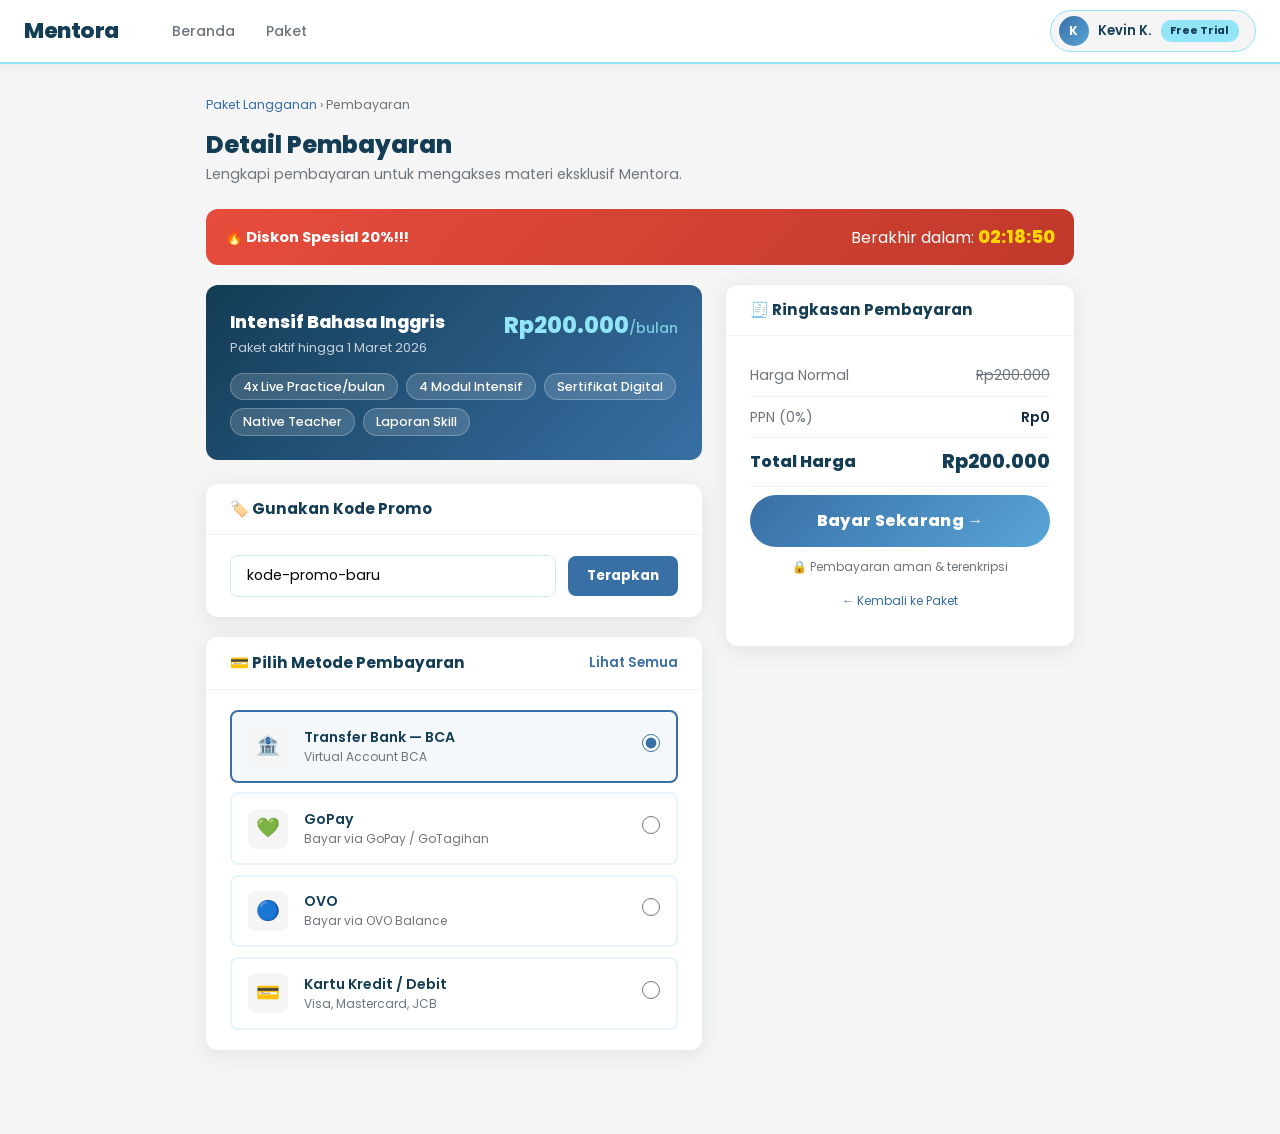
<file: pembayaran.html>
<!DOCTYPE html>
<html lang="id">
<head>
  <meta name="viewport" content="width=device-width, initial-scale=1" />
  <meta charset="utf-8" />
  <title>Pembayaran — Mentora</title>
  <link href="https://cdn.jsdelivr.net/npm/bootstrap@5.3.3/dist/css/bootstrap.min.css" rel="stylesheet" />
  <link rel="stylesheet" href="mentora.css" />
  <style>
    body { padding-top: var(--navbar-h); background: var(--c-bg); }

    .pay-layout {
      max-width: 900px; margin: 0 auto;
      padding: 2rem 1rem 4rem;
    }

    .pay-title {
      font-size: 1.5rem; font-weight: 800;
      color: var(--c-darkest); margin-bottom: 0.3rem;
    }
    .pay-sub { font-size: 0.88rem; color: var(--c-muted); margin-bottom: 1.5rem; }

    /* Paket summary */
    .paket-summary {
      background: linear-gradient(135deg, var(--c-darkest), var(--c-dark));
      border-radius: var(--radius);
      padding: 1.5rem;
      color: #fff;
      margin-bottom: 1.5rem;
    }
    .paket-summary .ps-name {
      font-size: 1.1rem; font-weight: 800;
    }
    .paket-summary .ps-price {
      font-size: 1.4rem; font-weight: 800;
      color: var(--c-lightest);
    }
    .paket-summary .ps-valid {
      font-size: 0.8rem; opacity: 0.75; margin-top: 0.2rem;
    }
    .ps-features { display: flex; flex-wrap: wrap; gap: 0.5rem; margin-top: 1rem; }
    .ps-feat-chip {
      background: rgba(255,255,255,0.15);
      border: 1px solid rgba(255,255,255,0.25);
      border-radius: 16px;
      padding: 0.2rem 0.75rem;
      font-size: 0.78rem;
      font-weight: 500;
    }

    /* Section card */
    .pay-section {
      background: #fff;
      border-radius: var(--radius);
      box-shadow: var(--shadow);
      margin-bottom: 1.25rem;
      overflow: hidden;
    }
    .pay-section-header {
      padding: 1rem 1.5rem;
      border-bottom: 1.5px solid #f0f4f8;
      display: flex; align-items: center;
      justify-content: space-between;
    }
    .pay-section-header h6 {
      font-weight: 700; font-size: 0.95rem;
      color: var(--c-darkest); margin: 0;
    }
    .pay-section-body { padding: 1.25rem 1.5rem; }

    /* Promo input */
    .promo-wrap {
      display: flex; gap: 0.75rem; align-items: center;
    }
    .promo-input {
      flex: 1;
      border: 1.5px solid #d0e8f5;
      border-radius: var(--radius-sm);
      padding: 0.6rem 1rem;
      font-family: 'Poppins', sans-serif;
      font-size: 0.88rem;
      outline: none; transition: var(--transition);
    }
    .promo-input:focus { border-color: var(--c-mid); }
    .btn-apply {
      background: var(--c-dark); color: #fff;
      border: none; border-radius: var(--radius-sm);
      padding: 0.6rem 1.2rem;
      font-family: 'Poppins', sans-serif;
      font-size: 0.85rem; font-weight: 700;
      cursor: pointer; transition: var(--transition);
      white-space: nowrap;
    }
    .btn-apply:hover { background: var(--c-darkest); }
    .promo-success {
      display: none;
      align-items: center; gap: 0.5rem;
      font-size: 0.82rem; color: #27ae60;
      font-weight: 600; margin-top: 0.6rem;
    }

    /* Payment methods */
    .method-list { display: flex; flex-direction: column; gap: 0.6rem; }
    .method-item {
      display: flex; align-items: center; gap: 1rem;
      padding: 0.9rem 1rem;
      border: 2px solid #e8f4fc;
      border-radius: var(--radius-sm);
      cursor: pointer;
      transition: var(--transition);
    }
    .method-item:hover { border-color: var(--c-mid); }
    .method-item.selected { border-color: var(--c-dark); background: rgba(56,111,164,0.05); }
    .method-icon {
      width: 40px; height: 40px;
      border-radius: 8px;
      background: var(--c-bg);
      display: flex; align-items: center; justify-content: center;
      font-size: 1.2rem;
    }
    .method-name { font-weight: 600; font-size: 0.88rem; color: var(--c-darkest); }
    .method-desc { font-size: 0.75rem; color: var(--c-muted); }
    .method-radio { margin-left: auto; }
    .method-radio input { width: 18px; height: 18px; accent-color: var(--c-dark); }

    .lihat-semua {
      font-size: 0.82rem; color: var(--c-dark);
      font-weight: 600; cursor: pointer;
      background: none; border: none;
      font-family: 'Poppins', sans-serif;
    }
    .lihat-semua:hover { text-decoration: underline; }

    /* Price summary */
    .price-row {
      display: flex; justify-content: space-between;
      align-items: center;
      padding: 0.6rem 0;
      border-bottom: 1px solid #f0f4f8;
      font-size: 0.88rem;
    }
    .price-row:last-child { border-bottom: none; }
    .price-row .label { color: var(--c-muted); }
    .price-row .value { font-weight: 600; color: var(--c-text); }
    .price-row .value.strikethrough { text-decoration: line-through; color: var(--c-muted); font-weight: 400; }
    .price-row .value.discount { color: #27ae60; }
    .price-row.total .label { font-weight: 800; font-size: 1rem; color: var(--c-darkest); }
    .price-row.total .value { font-weight: 800; font-size: 1.2rem; color: var(--c-darkest); }

    /* Countdown */
    .promo-banner {
      background: linear-gradient(135deg, #e74c3c, #c0392b);
      color: #fff; border-radius: var(--radius);
      padding: 0.9rem 1.2rem;
      display: flex; align-items: center; justify-content: space-between;
      flex-wrap: wrap; gap: 0.5rem;
      margin-bottom: 1.25rem;
    }
    .promo-banner .pb-left { display: flex; align-items: center; gap: 0.6rem; font-weight: 700; font-size: 0.92rem; }
    .promo-banner .pb-timer { font-size: 1.1rem; font-weight: 800; color: #ffd700; }

    /* Pay button */
    .btn-bayar {
      width: 100%; padding: 0.85rem;
      background: linear-gradient(135deg, var(--c-dark), var(--c-mid));
      color: #fff; border: none; border-radius: 30px;
      font-family: 'Poppins', sans-serif;
      font-size: 1rem; font-weight: 800;
      cursor: pointer; transition: var(--transition);
      margin-top: 0.5rem;
      letter-spacing: 0.3px;
    }
    .btn-bayar:hover { opacity: 0.9; transform: translateY(-1px); box-shadow: var(--shadow-lg); }

    .safe-note {
      text-align: center; font-size: 0.75rem;
      color: var(--c-muted); margin-top: 0.7rem;
    }

    /* Modal success */
    .success-icon { font-size: 4rem; text-align: center; margin-bottom: 1rem; }
  </style>
</head>
<body>

  <!-- NAVBAR -->
  <nav class="m-navbar">
    <a class="brand" href="index.html">Mentora</a>
    <div class="nav-links">
      <a href="index.html">Beranda</a>
      <a href="paket.html">Paket</a>
    </div>
    <div class="spacer"></div>
    <div class="user-chip">
      <div class="avatar" id="userAvatar">K</div>
      <span id="userName">Kevin K.</span>
      <span class="badge-trial">Free Trial</span>
    </div>
  </nav>

  <div class="pay-layout">

    <!-- Breadcrumb -->
    <div style="font-size:0.78rem; color:var(--c-muted); margin-bottom:1rem;">
      <a href="paket.html" style="color:var(--c-dark);">Paket Langganan</a> › <span>Pembayaran</span>
    </div>

    <h1 class="pay-title">Detail Pembayaran</h1>
    <p class="pay-sub">Lengkapi pembayaran untuk mengakses materi eksklusif Mentora.</p>

    <!-- Promo countdown -->
    <div class="promo-banner">
      <div class="pb-left">🔥 Diskon Spesial 20%!!!</div>
      <div>Berakhir dalam: <span class="pb-timer" id="countdown">02:18:52</span></div>
    </div>

    <div class="row g-4">

      <!-- Left column -->
      <div class="col-lg-7">

        <!-- Paket Summary -->
        <div class="paket-summary">
          <div style="display:flex; justify-content:space-between; align-items:flex-start; flex-wrap:wrap; gap:0.5rem;">
            <div>
              <div class="ps-name" id="paketNama">Intensif Bahasa Inggris</div>
              <div class="ps-valid">Paket aktif hingga 1 Maret 2026</div>
            </div>
            <div class="ps-price" id="paketHarga">Rp200.000<span style="font-size:0.9rem;font-weight:500;opacity:.8;">/bulan</span></div>
          </div>
          <div class="ps-features">
            <span class="ps-feat-chip">4x Live Practice/bulan</span>
            <span class="ps-feat-chip">4 Modul Intensif</span>
            <span class="ps-feat-chip">Sertifikat Digital</span>
            <span class="ps-feat-chip">Native Teacher</span>
            <span class="ps-feat-chip">Laporan Skill</span>
          </div>
        </div>

        <!-- Kode Promo -->
        <div class="pay-section">
          <div class="pay-section-header">
            <h6>🏷️ Gunakan Kode Promo</h6>
          </div>
          <div class="pay-section-body">
            <div class="promo-wrap">
              <input class="promo-input" id="promoInput" type="text" placeholder="Masukkan kode promo..." value="kode-promo-baru" />
              <button class="btn-apply" onclick="applyPromo()">Terapkan</button>
            </div>
            <div class="promo-success" id="promoSuccess">
              ✅ Kode promo berhasil! Diskon 20% diterapkan.
            </div>
          </div>
        </div>

        <!-- Metode Pembayaran -->
        <div class="pay-section">
          <div class="pay-section-header">
            <h6>💳 Pilih Metode Pembayaran</h6>
            <button class="lihat-semua">Lihat Semua</button>
          </div>
          <div class="pay-section-body">
            <div class="method-list">
              <div class="method-item selected" onclick="selectMethod(this)">
                <div class="method-icon">🏦</div>
                <div>
                  <div class="method-name">Transfer Bank — BCA</div>
                  <div class="method-desc">Virtual Account BCA</div>
                </div>
                <div class="method-radio"><input type="radio" name="method" checked /></div>
              </div>
              <div class="method-item" onclick="selectMethod(this)">
                <div class="method-icon">💚</div>
                <div>
                  <div class="method-name">GoPay</div>
                  <div class="method-desc">Bayar via GoPay / GoTagihan</div>
                </div>
                <div class="method-radio"><input type="radio" name="method" /></div>
              </div>
              <div class="method-item" onclick="selectMethod(this)">
                <div class="method-icon">🔵</div>
                <div>
                  <div class="method-name">OVO</div>
                  <div class="method-desc">Bayar via OVO Balance</div>
                </div>
                <div class="method-radio"><input type="radio" name="method" /></div>
              </div>
              <div class="method-item" onclick="selectMethod(this)">
                <div class="method-icon">💳</div>
                <div>
                  <div class="method-name">Kartu Kredit / Debit</div>
                  <div class="method-desc">Visa, Mastercard, JCB</div>
                </div>
                <div class="method-radio"><input type="radio" name="method" /></div>
              </div>
            </div>
          </div>
        </div>

      </div>

      <!-- Right column: Summary -->
      <div class="col-lg-5">
        <div class="pay-section" style="position:sticky; top:calc(var(--navbar-h) + 1rem);">
          <div class="pay-section-header">
            <h6>🧾 Ringkasan Pembayaran</h6>
          </div>
          <div class="pay-section-body">
            <div class="price-row">
              <span class="label">Harga Normal</span>
              <span class="value strikethrough" id="hargaNormal">Rp200.000</span>
            </div>
            <div class="price-row" id="diskonRow" style="display:none;">
              <span class="label">Diskon 20%</span>
              <span class="value discount" id="diskonVal">- Rp40.000</span>
            </div>
            <div class="price-row">
              <span class="label">PPN (0%)</span>
              <span class="value">Rp0</span>
            </div>
            <div class="price-row total">
              <span class="label">Total Harga</span>
              <span class="value" id="totalHarga">Rp200.000</span>
            </div>

            <button class="btn-bayar" onclick="doBayar()">Bayar Sekarang →</button>
            <p class="safe-note">🔒 Pembayaran aman & terenkripsi</p>
            <p class="safe-note" style="margin-top:0.3rem;"><a href="paket.html" style="color:var(--c-dark);">← Kembali ke Paket</a></p>
          </div>
        </div>
      </div>

    </div>
  </div>

  <!-- MODAL SUCCESS -->
  <div class="modal fade" id="modalSuccess" tabindex="-1" data-bs-backdrop="static">
    <div class="modal-dialog modal-dialog-centered" style="max-width:380px;">
      <div class="modal-content" style="border-radius:20px; border:none;">
        <div class="modal-body p-4 text-center">
          <div class="success-icon">🎉</div>
          <h5 style="font-weight:800; color:var(--c-darkest); margin-bottom:0.4rem;">Pembayaran Berhasil!</h5>
          <p style="font-size:0.88rem; color:var(--c-muted); margin-bottom:1.5rem;">
            Selamat! Kamu sudah aktif di paket <strong id="successPaket">Intensif Bahasa Inggris</strong>. Yuk mulai belajar!
          </p>
          <button class="btn-primary btn-block" onclick="goToMateri()">Mulai Belajar →</button>
        </div>
      </div>
    </div>
  </div>

  <script src="https://cdn.jsdelivr.net/npm/bootstrap@5.3.3/dist/js/bootstrap.bundle.min.js"></script>
  <script>
    // Load session data
    const name = sessionStorage.getItem('userName') || 'Kevin K.';
    document.getElementById('userName').textContent = name;
    document.getElementById('userAvatar').textContent = name.charAt(0).toUpperCase();

    const paketNama = sessionStorage.getItem('selectedPaket') || 'Intensif Bahasa Inggris';
    const paketHarga = sessionStorage.getItem('selectedHarga') || 'Rp200.000';
    document.getElementById('paketNama').textContent = paketNama;
    document.getElementById('paketHarga').innerHTML = paketHarga + '<span style="font-size:.9rem;font-weight:500;opacity:.8;">/bulan</span>';
    document.getElementById('hargaNormal').textContent = paketHarga;
    document.getElementById('totalHarga').textContent = paketHarga;

    // Countdown
    let t = 2*3600 + 18*60 + 52;
    function tick() {
      t--;
      const h = String(Math.floor(t/3600)).padStart(2,'0');
      const m = String(Math.floor((t%3600)/60)).padStart(2,'0');
      const s = String(t%60).padStart(2,'0');
      const el = document.getElementById('countdown');
      if (el) el.textContent = `${h}:${m}:${s}`;
      if (t > 0) setTimeout(tick, 1000);
    }
    tick();

    // Promo
    let promoApplied = false;
    function applyPromo() {
      const code = document.getElementById('promoInput').value.trim();
      if (code && !promoApplied) {
        promoApplied = true;
        document.getElementById('promoSuccess').style.display = 'flex';

        // Hitung diskon 20%
        const hargaStr = paketHarga.replace(/[^0-9]/g,'');
        const hargaNum = parseInt(hargaStr);
        const disc = Math.round(hargaNum * 0.2);
        const total = hargaNum - disc;

        document.getElementById('diskonVal').textContent = `- Rp${disc.toLocaleString('id-ID')}`;
        document.getElementById('totalHarga').textContent = `Rp${total.toLocaleString('id-ID')}`;
        document.getElementById('diskonRow').style.display = 'flex';
      }
    }

    // Method select
    function selectMethod(el) {
      document.querySelectorAll('.method-item').forEach(m => m.classList.remove('selected'));
      el.classList.add('selected');
      el.querySelector('input[type=radio]').checked = true;
    }

    // Bayar
    const successModal = new bootstrap.Modal(document.getElementById('modalSuccess'));
    function doBayar() {
      document.getElementById('successPaket').textContent = paketNama;
      sessionStorage.setItem('paidPaket', paketNama);
      successModal.show();
    }
    function goToMateri() {
      successModal.hide();
      window.location.href = 'materi.html';
    }
  </script>
</body>
</html>
</file>
<file: mentora.css>
/* ═══════════════════════════════════════
   MENTORA — Design System
   ═══════════════════════════════════════ */

@import url('https://fonts.googleapis.com/css2?family=Poppins:wght@400;500;600;700;800&display=swap');

:root {
  --c-darkest:  #133C55;
  --c-dark:     #386FA4;
  --c-mid:      #59A5D8;
  --c-light:    #84D2F6;
  --c-lightest: #91E5F6;
  --c-bg:       #f5f5f5;
  --c-text:     #13293d;
  --c-muted:    #6c757d;
  --c-white:    #ffffff;
  --c-success:  #2ecc71;
  --c-warning:  #f39c12;
  --c-danger:   #e74c3c;
  --sidebar-w:  260px;
  --navbar-h:   64px;
  --radius:     12px;
  --radius-sm:  8px;
  --shadow:     0 4px 20px rgba(19,60,85,0.10);
  --shadow-lg:  0 10px 40px rgba(19,60,85,0.18);
  --transition: 0.2s ease;
}

*, *::before, *::after { box-sizing: border-box; margin: 0; padding: 0; }

html, body {
  font-family: 'Poppins', sans-serif;
  background: var(--c-bg);
  color: var(--c-text);
  -webkit-font-smoothing: antialiased;
}

a { text-decoration: none; color: inherit; }

/* ─── NAVBAR ─── */
.m-navbar {
  position: fixed;
  top: 0; left: 0; right: 0;
  height: var(--navbar-h);
  background: var(--c-white);
  border-bottom: 2px solid var(--c-lightest);
  display: flex;
  align-items: center;
  padding: 0 1.5rem;
  gap: 1rem;
  z-index: 1000;
  box-shadow: 0 2px 12px rgba(19,60,85,0.07);
}
.m-navbar .brand {
  font-weight: 800;
  font-size: 1.35rem;
  color: var(--c-darkest);
  letter-spacing: -0.5px;
  text-decoration: none;
}
.m-navbar .nav-links {
  display: flex;
  gap: 0.25rem;
  margin-left: 1.5rem;
}
.m-navbar .nav-links a {
  font-size: 0.875rem;
  font-weight: 500;
  color: var(--c-muted);
  padding: 0.4rem 0.85rem;
  border-radius: 20px;
  transition: var(--transition);
}
.m-navbar .nav-links a:hover,
.m-navbar .nav-links a.active {
  background: rgba(89,165,216,0.12);
  color: var(--c-dark);
}
.m-navbar .spacer { flex: 1; }
.m-navbar .user-chip {
  display: flex;
  align-items: center;
  gap: 0.6rem;
  background: var(--c-bg);
  border: 1.5px solid var(--c-lightest);
  border-radius: 30px;
  padding: 0.3rem 1rem 0.3rem 0.5rem;
  font-size: 0.82rem;
  font-weight: 600;
  color: var(--c-darkest);
}
.m-navbar .user-chip .avatar {
  width: 30px; height: 30px;
  border-radius: 50%;
  background: linear-gradient(135deg, var(--c-dark), var(--c-mid));
  display: flex;
  align-items: center;
  justify-content: center;
  font-size: 0.75rem;
  color: #fff;
  font-weight: 700;
}
.m-navbar .badge-trial {
  background: var(--c-lightest);
  color: var(--c-darkest);
  font-size: 0.68rem;
  font-weight: 700;
  border-radius: 10px;
  padding: 0.15rem 0.6rem;
}

/* ─── BUTTONS ─── */
.btn-primary {
  background: linear-gradient(135deg, var(--c-dark), var(--c-mid));
  color: #fff;
  border: none;
  border-radius: 25px;
  padding: 0.6rem 1.6rem;
  font-family: 'Poppins', sans-serif;
  font-size: 0.9rem;
  font-weight: 700;
  cursor: pointer;
  transition: var(--transition);
  display: inline-flex;
  align-items: center;
  gap: 0.4rem;
}
.btn-primary:hover { opacity: 0.88; transform: translateY(-1px); box-shadow: var(--shadow); }

.btn-outline {
  background: transparent;
  color: var(--c-dark);
  border: 2px solid var(--c-dark);
  border-radius: 25px;
  padding: 0.55rem 1.5rem;
  font-family: 'Poppins', sans-serif;
  font-size: 0.9rem;
  font-weight: 600;
  cursor: pointer;
  transition: var(--transition);
}
.btn-outline:hover { background: var(--c-dark); color: #fff; }

.btn-ghost {
  background: transparent;
  color: var(--c-muted);
  border: 1.5px solid #dde4ea;
  border-radius: 25px;
  padding: 0.55rem 1.5rem;
  font-family: 'Poppins', sans-serif;
  font-size: 0.87rem;
  font-weight: 600;
  cursor: pointer;
  transition: var(--transition);
}
.btn-ghost:hover { border-color: var(--c-mid); color: var(--c-dark); }

.btn-sm { padding: 0.35rem 1rem; font-size: 0.78rem; }
.btn-block { width: 100%; justify-content: center; }

/* ─── CARD ─── */
.m-card {
  background: var(--c-white);
  border-radius: var(--radius);
  box-shadow: var(--shadow);
  padding: 1.5rem;
}

/* ─── SIDEBAR LAYOUT ─── */
.page-with-sidebar {
  display: flex;
  min-height: 100vh;
  padding-top: var(--navbar-h);
}

.m-sidebar {
  width: var(--sidebar-w);
  flex-shrink: 0;
  background: var(--c-white);
  border-right: 1.5px solid #e8f4fc;
  height: calc(100vh - var(--navbar-h));
  position: sticky;
  top: var(--navbar-h);
  overflow-y: auto;
  padding: 1.2rem 0;
}
.m-sidebar::-webkit-scrollbar { width: 4px; }
.m-sidebar::-webkit-scrollbar-thumb { background: var(--c-lightest); border-radius: 2px; }

.sidebar-section-label {
  font-size: 0.7rem;
  font-weight: 700;
  letter-spacing: 1px;
  text-transform: uppercase;
  color: var(--c-muted);
  padding: 0 1.2rem;
  margin: 1rem 0 0.4rem;
}

.sidebar-module {
  padding: 0 0.7rem;
  margin-bottom: 0.3rem;
}
.sidebar-module-header {
  display: flex;
  align-items: center;
  justify-content: space-between;
  padding: 0.6rem 0.8rem;
  border-radius: var(--radius-sm);
  cursor: pointer;
  transition: var(--transition);
  background: linear-gradient(135deg, var(--c-darkest), var(--c-dark));
  color: #fff;
  margin-bottom: 0.3rem;
}
.sidebar-module-header .mod-title {
  font-size: 0.82rem;
  font-weight: 700;
}
.sidebar-module-header .mod-progress {
  font-size: 0.7rem;
  opacity: 0.8;
}

.progress-bar-wrap {
  height: 4px;
  background: rgba(255,255,255,0.25);
  border-radius: 2px;
  margin-top: 0.4rem;
}
.progress-bar-fill {
  height: 100%;
  background: var(--c-lightest);
  border-radius: 2px;
}

.sidebar-item {
  display: flex;
  align-items: center;
  justify-content: space-between;
  padding: 0.5rem 0.8rem;
  border-radius: var(--radius-sm);
  font-size: 0.82rem;
  font-weight: 500;
  color: var(--c-muted);
  cursor: pointer;
  transition: var(--transition);
  margin-bottom: 0.1rem;
}
.sidebar-item:hover { background: rgba(89,165,216,0.08); color: var(--c-dark); }
.sidebar-item.active { background: rgba(89,165,216,0.14); color: var(--c-dark); font-weight: 600; }
.sidebar-item .item-score {
  font-size: 0.7rem;
  font-weight: 700;
  color: var(--c-success);
  background: rgba(46,204,113,0.1);
  padding: 0.1rem 0.4rem;
  border-radius: 8px;
}
.sidebar-item.special {
  background: rgba(19,60,85,0.06);
  color: var(--c-darkest);
  font-weight: 600;
  margin-top: 0.3rem;
}
.sidebar-item.special:hover { background: rgba(19,60,85,0.12); }

/* ─── MAIN CONTENT ─── */
.m-main {
  flex: 1;
  padding: 2rem;
  min-width: 0;
}

/* ─── BADGE ─── */
.badge {
  display: inline-flex;
  align-items: center;
  gap: 0.3rem;
  padding: 0.25rem 0.75rem;
  border-radius: 20px;
  font-size: 0.75rem;
  font-weight: 700;
}
.badge-blue { background: rgba(89,165,216,0.15); color: var(--c-dark); }
.badge-green { background: rgba(46,204,113,0.15); color: #27ae60; }
.badge-orange { background: rgba(243,156,18,0.15); color: #e67e22; }

/* ─── PAGE HEADER ─── */
.page-header {
  margin-bottom: 1.5rem;
}
.page-header .breadcrumb {
  font-size: 0.78rem;
  color: var(--c-muted);
  margin-bottom: 0.4rem;
  display: flex;
  align-items: center;
  gap: 0.3rem;
}
.page-header .breadcrumb a { color: var(--c-dark); }
.page-header h1 {
  font-size: 1.5rem;
  font-weight: 800;
  color: var(--c-darkest);
  line-height: 1.2;
}
.page-header p {
  font-size: 0.88rem;
  color: var(--c-muted);
  margin-top: 0.3rem;
}

/* ─── RESPONSIVE ─── */
@media (max-width: 768px) {
  .m-sidebar {
    display: none;
  }
  .m-main { padding: 1rem; }
  .m-navbar .nav-links { display: none; }
}
</file>
